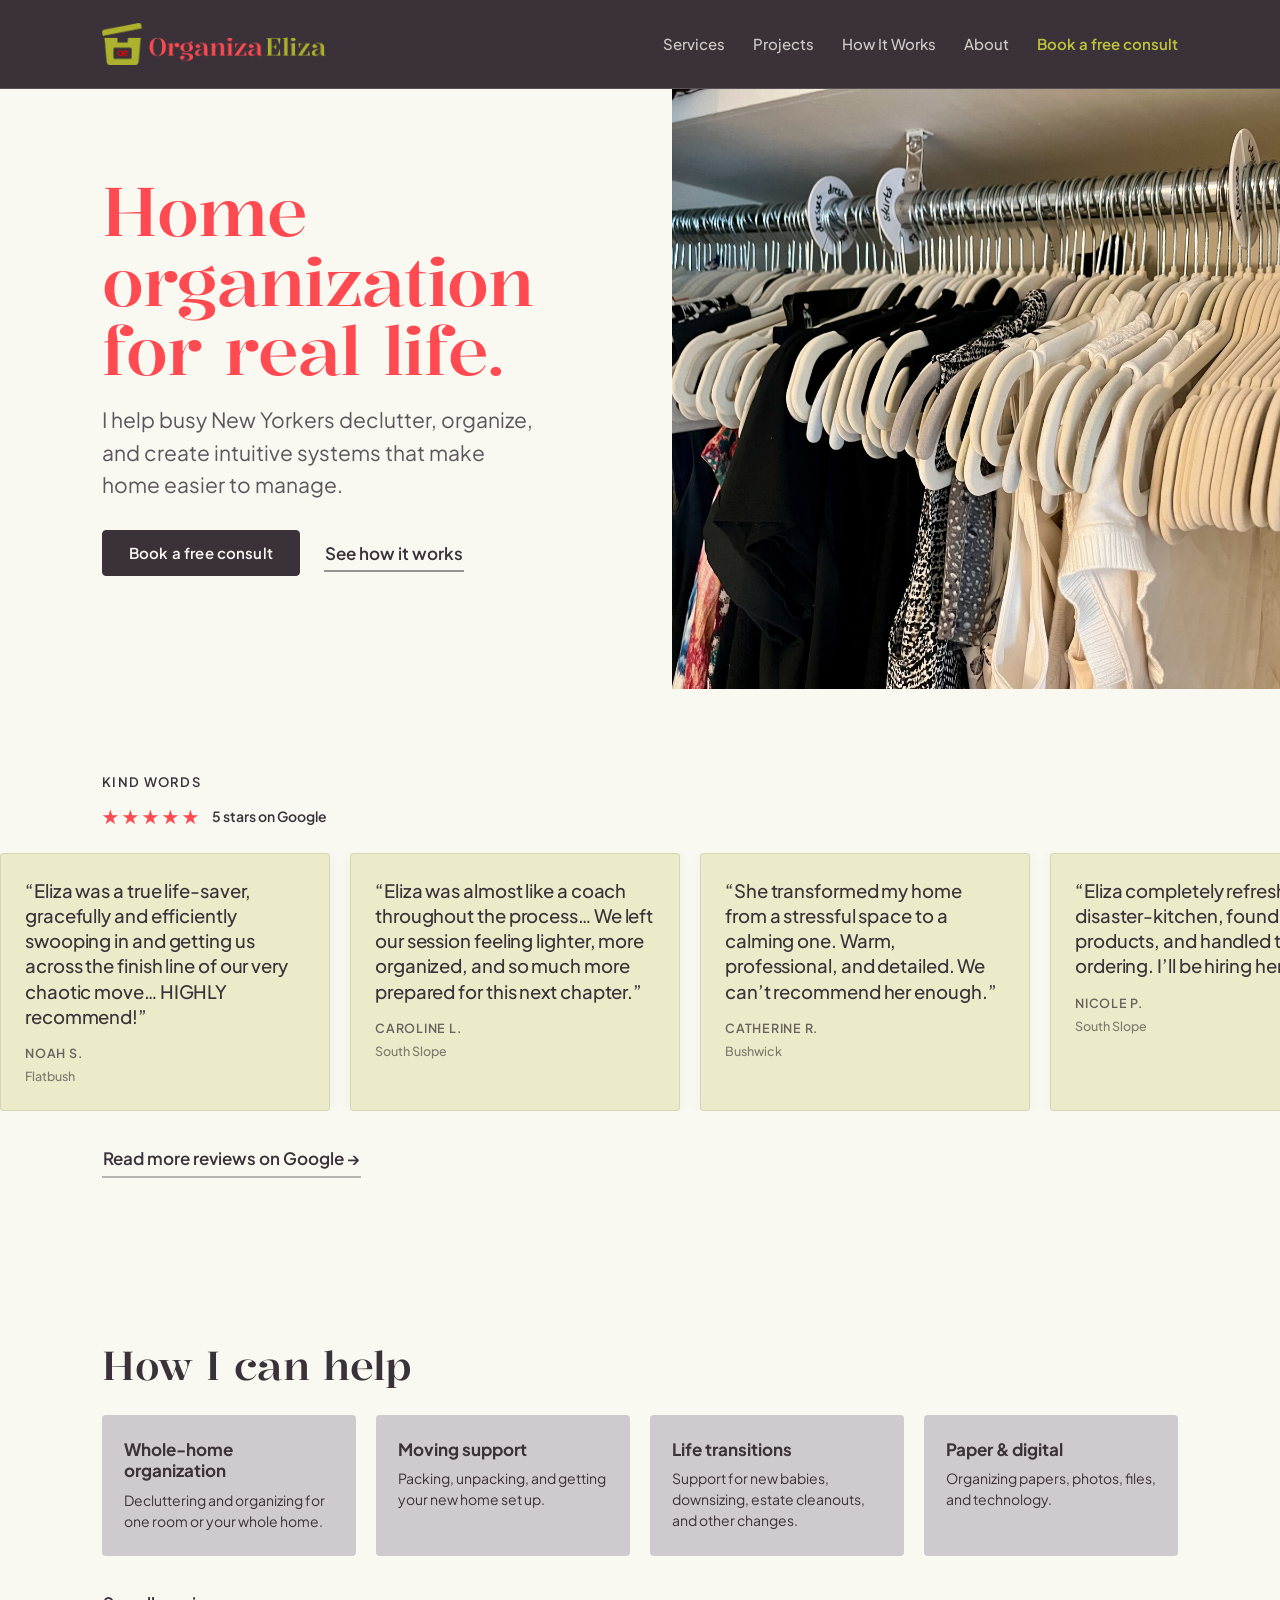
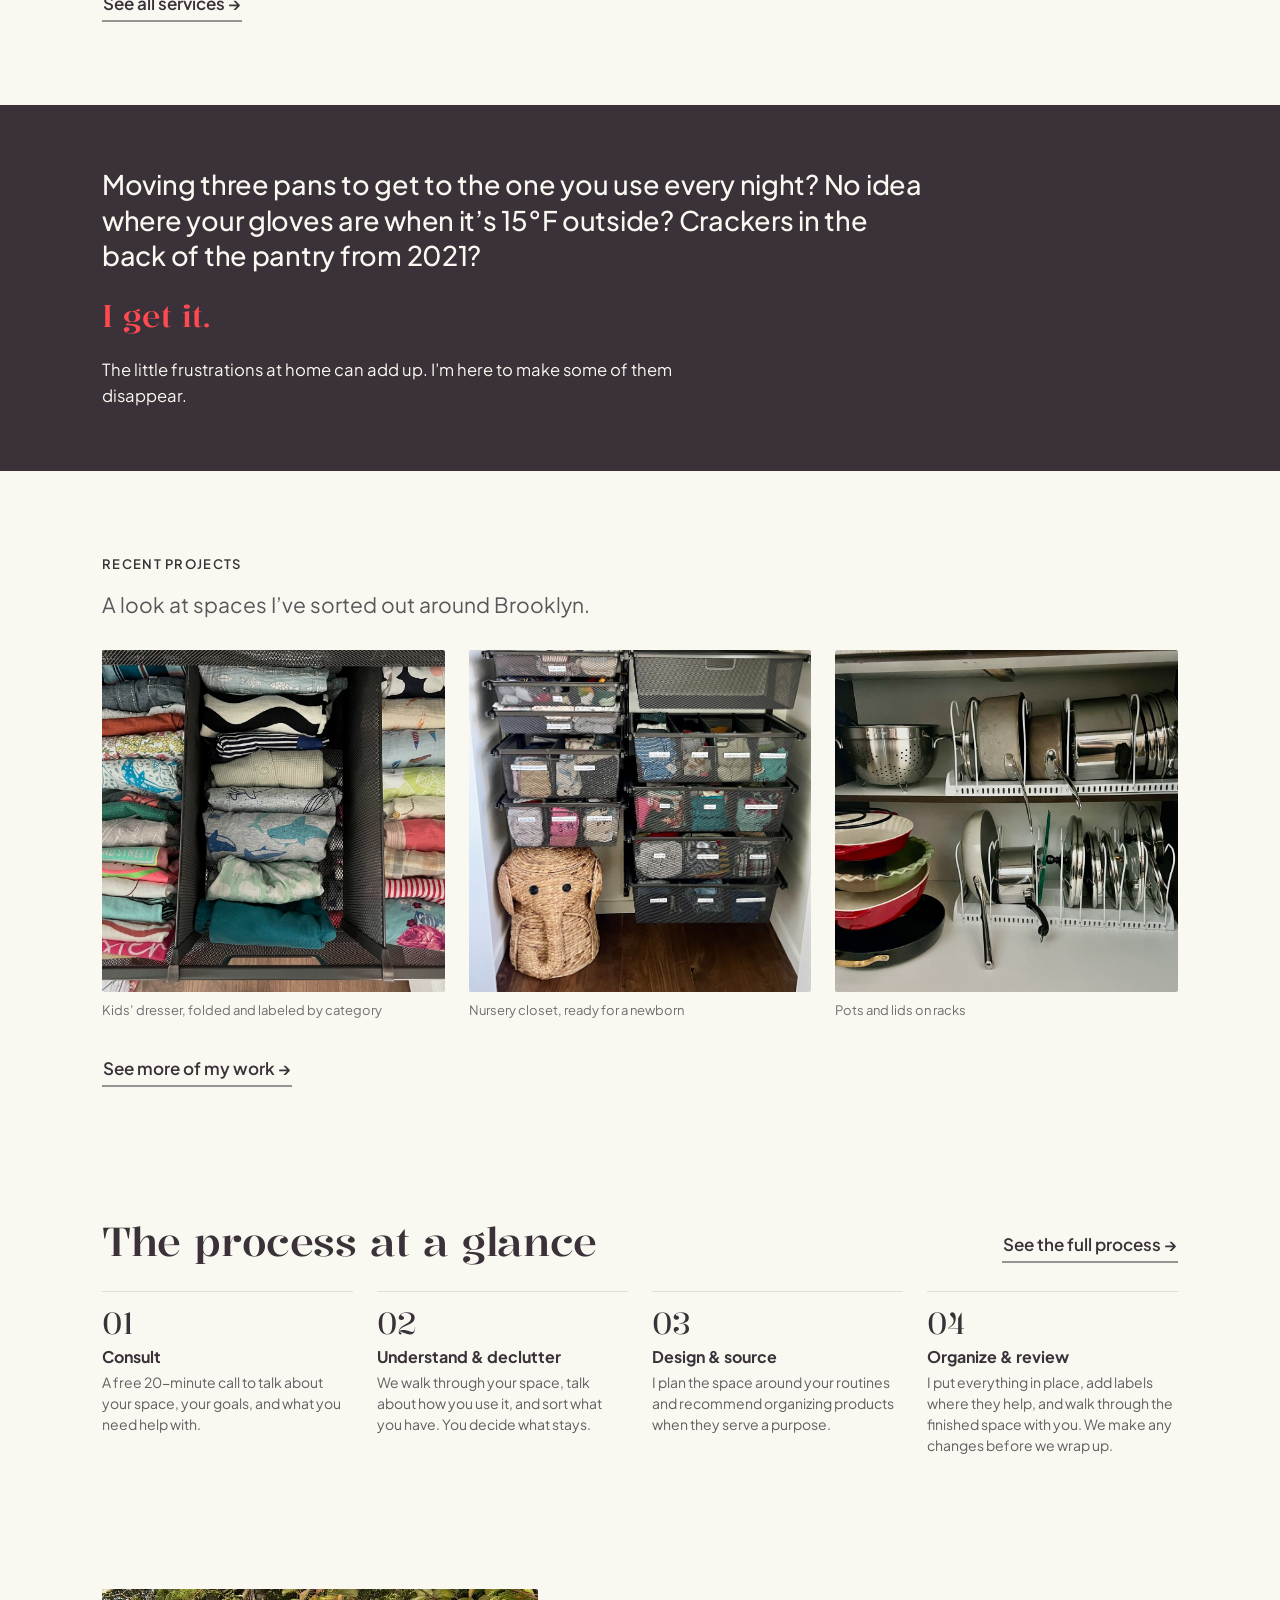
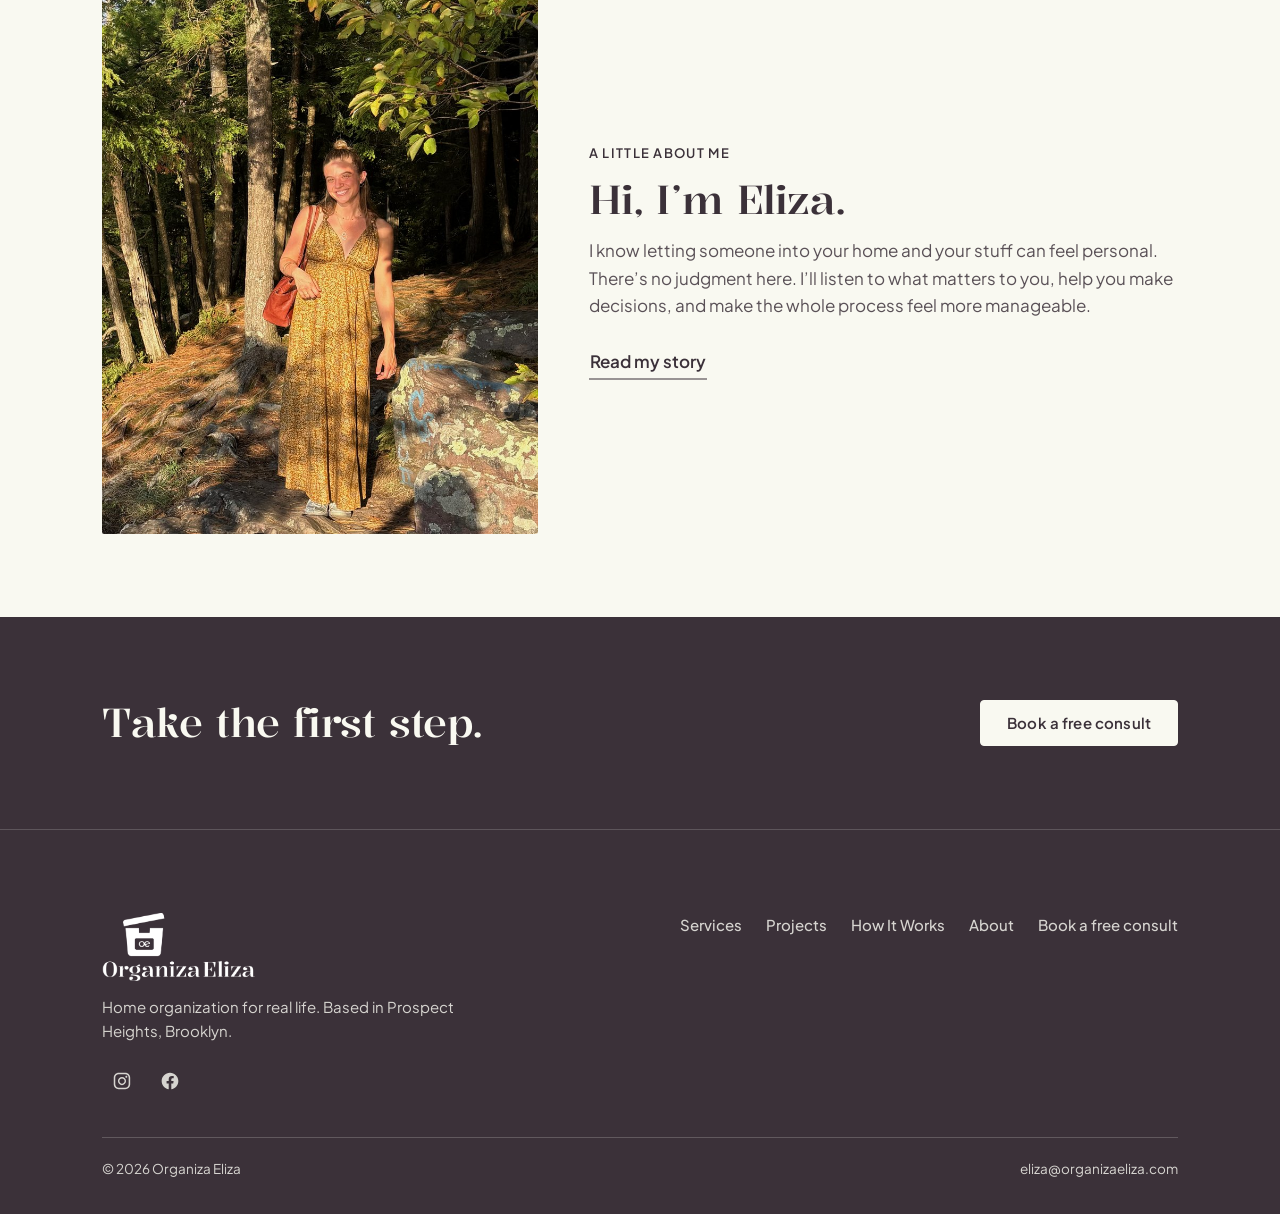
<file: index.html>
<!DOCTYPE html>
<html lang="en">
<head>
<meta charset="UTF-8">
<meta name="viewport" content="width=device-width, initial-scale=1.0">
<title>Organiza Eliza · Home organization for real life</title>
<meta name="description" content="Thoughtful home organizing in Brooklyn: whole-home projects, moves, and life transitions.">
<!-- link preview (Facebook, iMessage, WhatsApp, LinkedIn) -->
<meta property="og:type" content="website">
<meta property="og:site_name" content="Organiza Eliza">
<meta property="og:locale" content="en_US">
<meta property="og:url" content="https://organizaeliza.com/">
<meta property="og:title" content="Organiza Eliza · Home organization for real life">
<meta property="og:description" content="Thoughtful home organizing in Brooklyn: whole-home projects, moves, and life transitions.">
<meta property="og:image" content="https://organizaeliza.com/og-image.png">
<meta property="og:image:secure_url" content="https://organizaeliza.com/og-image.png">
<meta property="og:image:type" content="image/png">
<meta property="og:image:width" content="1200">
<meta property="og:image:height" content="630">
<meta property="og:image:alt" content="Organiza Eliza — home organization for real life">
<meta name="twitter:card" content="summary_large_image">
<meta name="twitter:title" content="Organiza Eliza · Home organization for real life">
<meta name="twitter:description" content="Thoughtful home organizing in Brooklyn: whole-home projects, moves, and life transitions.">
<meta name="twitter:image" content="https://organizaeliza.com/og-image.png">
<link rel="canonical" href="https://organizaeliza.com/">
<meta name="theme-color" content="#3b3139">
<link rel="icon" href="mark-color.png" type="image/png">
<link rel="preconnect" href="https://fonts.googleapis.com">
<link rel="preconnect" href="https://fonts.gstatic.com" crossorigin>
<link href="https://fonts.googleapis.com/css2?family=Kalnia:wght@100..700&family=Plus+Jakarta+Sans:wght@200..800&display=swap" rel="stylesheet">
<link rel="preload" as="image" href="hero.jpg" fetchpriority="high">
<style>
*,*::before,*::after{box-sizing:border-box;margin:0;padding:0}
:root{
  /* ---------- PALETTE (Aug 2026 rebrand) ---------- */
  --white:#fefefe;                    /* main page background */
  --cream:#f9f9f1;                    /* text-heavy section bg; light text on dark */
  --plum:#3b3139;                     /* PRIMARY dark: nav, footer, bands, headings, body */
  --plum-2:#2c242a;                   /* darker plum, hovers */
  --forest:#2f4739;                   /* alternate dark, available - unused by default */
  --red:#ff4a51; --red-text:#d63038;                      /* accent: underlines, .h1 display, emphasis */
  --pea:#bfc53a; --card-fill:#cfcace; --tcard-fill:#ebebc9;                      /* FILL ONLY - fails contrast as text on light */
  --ink:#3b3139;                      /* body text (same as plum) */
  --muted:rgba(59,49,57,0.70);        /* secondary text - 0.70 min to stay AA on white */
  --rule:rgba(59,49,57,0.14);
  --on-dark:#f9f9f1;                  /* text on plum/forest */
  --on-dark-soft:rgba(249,249,241,0.82);
  --slate:#6878A0;                    /* focus ring on light bg only - not a brand color */
  --nav-logo-h:clamp(32px,4.2vw,42px); --nav-bar-h:clamp(64px,7.5vw,88px); --footer-logo-h:clamp(56px,7vw,68px);
  /* type tokens */
  --font:'Plus Jakarta Sans','Helvetica Neue',Helvetica,Arial,sans-serif;
  --display:'Kalnia',Georgia,'Times New Roman',serif;
  --display-weight:500;
  /* grid + spacing */
  --maxw:1180px; --pad:clamp(26px,4.2vw,52px);
  --section:clamp(48px,6.5vw,88px); --measure:64ch;
  --edge:calc(max((100vw - 1180px)/2, 0px) + var(--pad));
  /* text-width hierarchy */
  --w-lede:740px; --w-body:660px; --w-pov:920px;
}
html{scroll-behavior:smooth;-webkit-text-size-adjust:100%}
body{background:var(--cream);color:var(--ink);font-family:var(--font);font-weight:400;
  font-size:17px;line-height:1.6;-webkit-font-smoothing:antialiased}
img{max-width:100%;display:block}
a{color:inherit;text-decoration:none}
h1,h2,h3,h4{font-family:var(--display);color:var(--plum);font-weight:500;line-height:1.1}
strong{font-weight:600}
em{font-style:italic}

.wrap{width:100%;max-width:var(--maxw);margin:0 auto;padding:0 var(--pad)}

/* type scale */
.h1{font-family:var(--display);font-weight:500;color:var(--red);
  font-size:clamp(42px,5.4vw,68px);line-height:1.02;letter-spacing:-0.015em;text-wrap:balance}
.h2{font-family:var(--display);font-weight:500;color:var(--plum);
  font-size:clamp(30px,3.4vw,40px);line-height:1.08;letter-spacing:-0.01em;text-wrap:balance}
.h3{font-family:var(--display);font-weight:500;color:var(--plum);
  font-size:clamp(20px,1.8vw,23px);line-height:1.25}
.lead{font-family:var(--font);font-size:clamp(18px,1.8vw,21px);line-height:1.55;color:rgba(59,49,57,0.82)}
.body{font-size:17px;line-height:1.62}
.small{font-size:13.5px}
.muted{color:var(--muted)}
.kicker{font-family:var(--font);font-weight:600;font-size:13px;letter-spacing:0.1em;
  text-transform:uppercase;color:var(--plum)}
p+p{margin-top:14px}

/* sections + bands */
.sec{padding:var(--section) 0}
.sec-tight{padding:calc(var(--section)*0.6) 0}
.page-head{padding:calc(var(--section)*0.85) 0 0}
.page-head .h1{max-width:18ch;margin-bottom:16px}
.page-head p{max-width:var(--w-lede);color:rgba(59,49,57,0.82);text-wrap:pretty}
.lead{text-wrap:pretty}
.band-sand{background:var(--cream);color:var(--ink)}
.band-olive{background:var(--plum);color:var(--on-dark)}
.band-olive :is(h1,h2,h3,h4,.h1,.h2,.h3){color:var(--on-dark)}
.band-olive .kicker{color:var(--cream)}
.band-olive .lead,.band-olive p{color:var(--on-dark-soft)}
.rule{height:1px;background:var(--rule);border:0}
.sec-head{display:flex;justify-content:space-between;align-items:flex-end;gap:20px;flex-wrap:wrap;margin-bottom:28px}
.more{margin-top:28px}

/* buttons - one system */
.btn{display:inline-flex;align-items:center;justify-content:center;gap:.5em;
  background:var(--plum);color:var(--cream);font-family:var(--font);font-weight:600;font-size:15px;
  line-height:1;min-height:46px;padding:0 26px;border:1px solid var(--plum);border-radius:4px;
  letter-spacing:.01em;cursor:pointer;transition:background .18s ease,border-color .18s ease}
.btn:hover{background:var(--plum-2);border-color:var(--plum-2)}
.band-olive .btn{background:var(--cream);color:var(--plum);border-color:var(--cream)}
.band-olive .btn:hover{background:var(--pea);border-color:var(--pea)}

/* secondary links - one clear treatment */
.textlink,.arrow{display:inline-flex;align-items:center;gap:.4em;font-family:var(--font);font-weight:600;
  color:var(--plum);padding:6px 1px 3px;border-bottom:2px solid rgba(59,49,57,0.5);
  transition:border-color .18s ease,gap .18s ease}
.textlink:hover,.arrow:hover{border-bottom-color:var(--plum)}
.arrow:hover{gap:.62em}
.band-olive .textlink,.band-olive .arrow{color:var(--cream);border-bottom-color:rgba(249,249,241,0.65)}
.band-olive .textlink:hover,.band-olive .arrow:hover{border-bottom-color:var(--cream)}

/* focus states (not color-only) */
a:focus-visible,button:focus-visible,summary:focus-visible,.btn:focus-visible{
  outline:2px solid var(--slate);outline-offset:2px;border-radius:2px}
.site-header a:focus-visible,.site-header button:focus-visible{outline-color:var(--cream)}

/* header / nav */
.site-header{position:sticky;top:0;z-index:60;background:var(--plum);
  border-bottom:1px solid rgba(249,249,241,0.16);
  transition:box-shadow .25s ease,background-color .25s ease,border-color .25s ease}
.site-header.scrolled{background:var(--plum);border-bottom-color:rgba(249,249,241,0.24);
  box-shadow:0 1px 12px rgba(20,16,19,0.28)}
.nav-in{display:flex;align-items:center;justify-content:space-between;gap:20px;
  min-height:max(var(--nav-bar-h), calc(var(--nav-logo-h) + 20px));padding:10px var(--pad)}
.brand{display:flex;align-items:center;gap:11px}
.emark{display:block}
.brand .emark{height:24px;width:auto}
.brand .logo-lockup{display:block;height:var(--nav-logo-h);width:auto}
.brand-name{font-family:var(--font);font-weight:600;font-size:16px;letter-spacing:.01em;color:var(--ink)}
.nav{display:flex;align-items:center;gap:28px}
.nav a{font-family:var(--font);font-weight:500;font-size:15px;color:rgba(249,249,241,0.78);
  position:relative;padding:6px 0}
.nav a:hover{color:var(--cream)}
.nav a[aria-current="page"]{color:var(--cream)}
.nav a[aria-current="page"]::after{content:"";position:absolute;left:0;right:0;bottom:-2px;height:2px;background:var(--red)}
.nav .book{color:var(--pea);font-weight:600}
.nav .book:hover{text-decoration:underline;text-underline-offset:3px}
.nav-toggle{display:none;background:none;border:0;font-size:24px;line-height:1;color:var(--cream);
  cursor:pointer;width:44px;height:44px;align-items:center;justify-content:center}

/* footer */
.site-footer{background:var(--plum);color:var(--on-dark);padding:var(--section) 0 34px;
  border-top:1px solid rgba(249,249,241,0.18)}
.foot-top{display:flex;justify-content:space-between;gap:32px;flex-wrap:wrap;align-items:flex-start}
.foot-brand{display:flex;align-items:center;gap:12px}
.foot-brand .foot-logo{display:block;height:var(--footer-logo-h);width:auto}
.foot-brand .brand-name{color:var(--on-dark);font-size:18px}
.foot-tag{margin-top:14px;color:var(--on-dark-soft);font-size:15px;max-width:34ch}
.foot-links{display:flex;flex-wrap:wrap;gap:8px 24px}
.foot-links a{color:var(--on-dark-soft);font-size:15px;font-weight:500}
.foot-links a:hover{color:var(--white)}
/* social icons - inline SVG so fill:currentColor adapts to light and dark backgrounds */
.social{display:flex;align-items:center;gap:8px;list-style:none;margin:0;padding:0}
.social a{display:inline-flex;align-items:center;justify-content:center;width:40px;height:40px;
  border-radius:999px;color:var(--plum);transition:color .18s ease,background-color .18s ease}
.social a:hover{color:var(--red);background:rgba(59,49,57,0.07)}
.social svg{display:block;width:20px;height:20px}
.social .ig svg{width:22px;height:22px}
.site-footer .social{margin-top:18px}
.site-footer .social a{color:var(--on-dark-soft)}
.site-footer .social a:hover{color:var(--white);background:rgba(249,249,241,0.12)}
.about-contact{margin-top:18px;font-size:15px;color:var(--muted)}
.about-contact a{color:var(--plum);font-weight:600;border-bottom:2px solid rgba(59,49,57,0.35)}
.about-contact a:hover{border-bottom-color:var(--red-text);color:var(--red-text)}
.foot-bottom{display:flex;justify-content:space-between;gap:16px;flex-wrap:wrap;margin-top:36px;padding-top:20px;
  border-top:1px solid rgba(249,249,241,0.2);font-size:13.5px;color:var(--on-dark-soft)}

/* ---- hero (full-bleed image) ---- */
.hero{display:grid;grid-template-columns:1.05fr 0.95fr;align-items:stretch;gap:0}
.hero-copy{align-self:center;max-width:calc(490px + var(--edge));padding:clamp(44px,6vw,84px) clamp(28px,4vw,56px) clamp(44px,6vw,84px) var(--edge)}
.hero-copy .h1{margin-bottom:20px}
.hero-copy .lead{margin-bottom:28px;max-width:34ch}
.hero-actions{display:flex;align-items:center;gap:24px;flex-wrap:wrap;margin-bottom:26px}
.hero-media{position:relative;min-height:clamp(420px,50vw,600px);margin:0}
.hero-media img{position:absolute;inset:0;width:100%;height:100%;object-fit:cover;border-radius:0}
.hero-util{font-size:13.5px;color:var(--muted);letter-spacing:.01em}

/* ---- home services cards ---- */
.cards4{display:grid;grid-template-columns:repeat(4,1fr);gap:20px}
.cards4 .card{background:var(--card-fill);border-radius:4px;padding:24px 22px}
.cards4 .card h3{color:var(--ink);font-family:var(--font);font-weight:700;font-size:17px;line-height:1.25;margin-bottom:8px}
.cards4 .card p{font-size:14px;line-height:1.5;color:var(--ink)}
@media(max-width:820px){.cards4{grid-template-columns:1fr 1fr}}
@media(max-width:520px){.cards4{grid-template-columns:1fr}}

/* ---- POV ---- */
.pov-sec{padding:clamp(40px,5vw,62px) 0}
.pov-statement{font-family:var(--font);font-weight:500;color:var(--cream);
  font-size:clamp(20px,2.2vw,27px);line-height:1.32;letter-spacing:-0.01em;max-width:820px}
.pov-accent{font-family:var(--display);font-weight:500;color:var(--red);
  font-size:clamp(23px,2.5vw,31px);line-height:1.15;letter-spacing:-0.01em;margin:clamp(15px,2vw,24px) 0}
.pov-body{margin-top:0;max-width:640px;color:var(--cream);font-size:clamp(15px,1.3vw,17px);line-height:1.55}
.band-olive .pov-statement,.band-olive .pov-body{color:var(--cream)}
.band-olive .pov-accent{color:var(--red)}
@media(max-width:640px){.pov-sec{padding:clamp(40px,10vw,52px) 0}}

/* ---- recent projects grid ---- */
.pgrid{display:grid;grid-template-columns:repeat(3,1fr);gap:24px}
.pgrid figure{margin:0}
.pgrid img{width:100%;aspect-ratio:1/1;object-fit:cover;border-radius:2px}
.pgrid figcaption{font-size:13px;color:var(--muted);margin-top:8px}
@media(max-width:560px){.pgrid{grid-template-columns:1fr;gap:16px}}

/* ---- process preview (thin rules, no cards) ---- */
.phases{display:grid;grid-template-columns:repeat(4,1fr);gap:24px}
.phase{border-top:1px solid var(--rule);padding-top:16px}
.phase .pnum{font-family:var(--display);font-size:30px;color:var(--plum);line-height:1;display:block;margin-bottom:10px}
.phase h3{font-family:var(--font);font-size:16px;font-weight:700;color:var(--ink);margin-bottom:6px}
.phase p{font-size:14px;color:rgba(59,49,57,0.78);line-height:1.5}
@media(max-width:820px){.phases{grid-template-columns:1fr 1fr;gap:28px}}
@media(max-width:520px){.phases{grid-template-columns:1fr}}

/* ---- about teaser (home) ---- */
.about-t{display:grid;grid-template-columns:0.85fr 1.15fr;gap:clamp(28px,4vw,52px);align-items:center}
.about-t .portrait img{width:100%;aspect-ratio:4/5;object-fit:cover;border-radius:2px}
@media(max-width:720px){.about-t{grid-template-columns:1fr;gap:24px}}

/* ---- testimonial marquee (float-by, hover/focus to pause) ---- */
.marquee{overflow:hidden;margin-top:22px}
.marquee-track{display:flex;width:max-content;animation:marquee 78s linear infinite;will-change:transform}
.marquee:hover .marquee-track,.marquee:focus-within .marquee-track,.marquee:focus .marquee-track{animation-play-state:paused}
@keyframes marquee{from{transform:translateX(0)}to{transform:translateX(-50%)}}
.tcard{flex:0 0 330px;width:330px;margin-right:20px;background:var(--tcard-fill);border:1px solid rgba(59,49,57,0.08);border-radius:4px;padding:24px}
.tcard blockquote{font-family:var(--font);font-weight:500;color:var(--ink);font-size:18.5px;line-height:1.36;letter-spacing:-0.005em}
.tcard .who{margin-top:14px;font-family:var(--font);font-size:12.5px;font-weight:600;letter-spacing:.06em;text-transform:uppercase;color:rgba(59,49,57,0.74)}
.tcard .where{display:block;margin-top:3px;font-weight:500;font-size:12.5px;letter-spacing:0;text-transform:none;color:rgba(59,49,57,0.62)}
.marquee:focus-visible{outline:2px solid var(--slate);outline-offset:2px}
@media (prefers-reduced-motion: reduce){.marquee{overflow-x:auto}.marquee-track{animation:none}}

/* ---- CTA finale ---- */
.finale{display:grid;grid-template-columns:1.2fr auto;gap:28px;align-items:center}
.finale .h2{margin:0;max-width:20ch}
.finale-side{justify-self:end}
@media(max-width:640px){.finale{grid-template-columns:1fr;gap:22px}.finale-side{justify-self:start}}

/* ---- how it works: one unified process (phase rows, thin rules, no cards, no step numbers) ---- */
.process{margin-top:8px}
.phase-row{display:grid;grid-template-columns:210px 1fr;gap:clamp(24px,4vw,60px);
  padding:clamp(30px,3.6vw,46px) 0;border-top:1px solid var(--rule)}
.phase-row:first-child{border-top:0;padding-top:clamp(4px,1vw,10px)}
.phase-n{display:block;font-family:var(--font);font-weight:600;font-size:12.5px;
  letter-spacing:.1em;text-transform:uppercase;color:var(--plum);margin-bottom:8px}
.phase-title{display:block;font-family:var(--display);font-weight:500;color:var(--plum);
  font-size:clamp(21px,1.9vw,25px);line-height:1.12;letter-spacing:-0.01em;text-wrap:balance}
.phase-steps{display:grid;grid-template-columns:1fr;gap:clamp(24px,3vw,38px);align-items:start}
.phase-steps.two{grid-template-columns:1fr 1fr;gap:clamp(24px,3vw,38px)}
.pstep h3{font-family:var(--font);font-size:19px;font-weight:700;color:var(--ink);margin-bottom:4px;line-height:1.28}
.pstep .sub{font-size:12.5px;font-weight:600;letter-spacing:.06em;text-transform:uppercase;color:var(--plum);margin:2px 0 12px}
.pstep p{color:rgba(59,49,57,0.82);font-size:16px;line-height:1.6;max-width:60ch;text-wrap:pretty}
.pstep p+p{margin-top:12px}
.pstep ul{margin:12px 0 0;padding:0}
.pstep ul li{list-style:none;padding:3px 0 3px 18px;position:relative;font-size:15.5px}
.pstep ul li::before{content:"";position:absolute;left:0;top:14px;width:8px;height:2px;background:var(--plum)}
@media(max-width:760px){
  .phase-row{grid-template-columns:1fr;gap:16px;padding:clamp(26px,7vw,34px) 0}
  .phase-steps.two{grid-template-columns:1fr;gap:26px}
}

/* ---- FAQ accordion ---- */
.faq{max-width:760px}
.faq details{border-top:1px solid var(--rule)}
.faq details:last-of-type{border-bottom:1px solid var(--rule)}
.faq summary{list-style:none;cursor:pointer;padding:20px 0;font-family:var(--font);font-weight:600;font-size:18px;
  color:var(--ink);display:flex;justify-content:space-between;align-items:center;gap:20px}
.faq summary::-webkit-details-marker{display:none}
.faq summary .pm{color:var(--plum);font-weight:400;font-size:24px;line-height:1;flex:0 0 auto;transition:transform .18s}
.faq details[open] summary .pm{transform:rotate(45deg)}
.faq .ans{color:rgba(59,49,57,0.82);padding:0 0 20px;max-width:64ch}
.faq .ans p+p{margin-top:12px}

/* ---- services page cards ---- */
.svc-cards{display:grid;grid-template-columns:1fr 1fr;gap:22px;align-items:start}
.scard{background:var(--card-fill);border-radius:4px;padding:clamp(24px,3vw,34px)}
.scard .scard-title{font-family:var(--display);color:var(--plum);font-weight:500;
  font-size:clamp(22px,2.2vw,26px);line-height:1.15;margin-bottom:10px}
.scard p{color:var(--ink);font-size:16px;line-height:1.55}
.roomcols{columns:2;column-gap:30px;margin-top:16px}
.roomcols li{list-style:none;font-size:15px;line-height:1.5;padding:3px 0 3px 16px;position:relative;break-inside:avoid;color:var(--ink)}
.roomcols li::before{content:"";position:absolute;left:0;top:13px;width:7px;height:2px;background:var(--plum)}
.rate-note{margin-top:36px;max-width:64ch;padding-top:22px;border-top:1px solid var(--rule);
  font-size:15px;line-height:1.6;color:var(--muted)}
.figure-wide{margin:0}
.figure-wide img{width:100%;aspect-ratio:16/9;object-fit:cover;border-radius:2px}
.figure-wide figcaption{font-size:13px;color:var(--muted);margin-top:8px}
@media(max-width:720px){.svc-cards{grid-template-columns:1fr}}

/* ---- about page (full-bleed portrait) ---- */
.about-hero{display:grid;grid-template-columns:1.05fr 0.95fr;align-items:center;gap:clamp(28px,4vw,52px);
  max-width:var(--maxw);margin:0 auto;padding:0 var(--pad)}
.about-hero .copy{align-self:center;max-width:520px;padding:clamp(36px,6vw,68px) 0}
.about-hero .pic{position:relative;min-height:0;aspect-ratio:4/5;border-radius:3px;overflow:hidden;margin:0;background:var(--cream)}
.about-hero .pic img{position:absolute;inset:0;width:100%;height:100%;object-fit:cover;object-position:center}
.story{max-width:var(--w-body)}
.story p{font-size:18px;line-height:1.72;color:rgba(59,49,57,0.86);text-wrap:pretty}
.story p+p{margin-top:18px}
.story .lede{font-size:20px;color:var(--ink)}
.story .pull{font-family:var(--display);font-weight:500;color:var(--plum);
  font-size:clamp(25px,3.2vw,36px);line-height:1.18;letter-spacing:-0.01em;margin:34px 0;max-width:22ch}
@media(max-width:760px){.about-hero{grid-template-columns:1fr;gap:22px}.about-hero .copy{order:1;padding:clamp(28px,7vw,44px) 0 0}.about-hero .pic{order:2;aspect-ratio:4/5;width:100%;max-width:440px;margin:0 auto}}

/* ---- gallery masonry + lightbox ---- */
.masonry{columns:3;column-gap:20px}
.masonry figure{margin:0 0 20px;break-inside:avoid}
.masonry .lb{display:block;width:100%;border:0;padding:0;margin:0;background:none;cursor:zoom-in;border-radius:2px;overflow:hidden}
.masonry img{width:100%;display:block;border-radius:2px}
.masonry figcaption{font-size:13px;color:var(--muted);margin-top:7px}
@media(max-width:900px){.masonry{columns:2}}
@media(max-width:560px){.masonry{columns:1}}
.lightbox{position:fixed;inset:0;z-index:100;background:rgba(28,23,27,0.92);
  display:none;align-items:center;justify-content:center;padding:clamp(16px,4vw,48px)}
.lightbox[open],.lightbox.is-open{display:flex}
.lightbox figure{margin:0;max-width:min(1000px,92vw);max-height:90vh;display:flex;flex-direction:column;gap:10px}
.lightbox img{max-width:100%;max-height:82vh;object-fit:contain;border-radius:2px}
.lightbox figcaption{color:var(--on-dark-soft);font-size:14px;text-align:center}
.lb-close{position:absolute;top:16px;right:18px;width:44px;height:44px;border-radius:999px;border:1px solid rgba(254,254,254,0.4);
  background:transparent;color:var(--white);font-size:22px;cursor:pointer;display:flex;align-items:center;justify-content:center}
.lb-close:hover{background:rgba(254,254,254,0.12)}

/* ---- booking ---- */
.book-wrap{display:grid;grid-template-columns:0.8fr 1.2fr;gap:clamp(28px,4vw,48px);align-items:start}
.book-expect ul{margin-top:18px;padding:0}
.book-expect li{list-style:none;padding:8px 0 8px 20px;position:relative;color:rgba(59,49,57,0.82)}
.book-expect li::before{content:"";position:absolute;left:0;top:19px;width:9px;height:2px;background:var(--plum)}
.cal{border:1px solid var(--rule);background:var(--white);padding:6px;border-radius:4px}
.cal iframe{width:100%;min-height:660px;border:0;display:block}
@media(max-width:820px){.book-wrap{grid-template-columns:1fr;gap:26px}}

/* ---- mobile nav ---- */
@media(max-width:860px){
  .nav-toggle{display:inline-flex}
  .nav{position:absolute;top:100%;left:0;right:0;background:var(--plum);border-bottom:1px solid rgba(249,249,241,0.18);
    flex-direction:column;align-items:flex-start;gap:0;padding:8px var(--pad) 18px;display:none}
  .nav.open{display:flex}
  .nav a{padding:13px 0;width:100%;font-size:16px}
  .nav a[aria-current="page"]::after{display:none}
  .hero{grid-template-columns:1fr}
  .hero-copy{order:1;padding:clamp(40px,8vw,56px) var(--pad) 8px}
  .hero-media{order:2;min-height:clamp(300px,70vw,420px)}
}

/* ---- reduced motion ---- */
@media (prefers-reduced-motion: reduce){
  html{scroll-behavior:auto}
  *,*::before,*::after{animation-duration:0.01ms!important;transition-duration:0.01ms!important}
}
</style>
<style>.testi-whisper{background:var(--cream)}.testi-whisper .tcard{border-color:rgba(59,49,57,0.12);box-shadow:0 1px 14px rgba(59,49,57,0.05)}</style><style>.about-warm{background:var(--cream)}</style>
<!-- theme tokens: loaded last so it overrides the inline fallback above -->
<link rel="stylesheet" href="theme.css">
    <!-- structured data -->
  <script type="application/ld+json">
{
  "@context": "https://schema.org",
  "@type": "LocalBusiness",
  "@id": "https://organizaeliza.com/#business",
  "name": "Organiza Eliza",
  "legalName": "Eliza Filler d/b/a Organiza Eliza",
  "alternateName": "Organiza Eliza Home Organizing",
  "description": "Professional home organizing in Brooklyn and Manhattan. Whole-home decluttering, closet and pantry systems, moving support, and organizing through life transitions.",
  "url": "https://organizaeliza.com/",
  "logo": "https://organizaeliza.com/logo-color-horiz-web.png",
  "image": "https://organizaeliza.com/og-image.png",
  "email": "eliza@organizaeliza.com",
  "priceRange": "$$",
  "currenciesAccepted": "USD",
  "knowsLanguage": "en-US",
  "address": {
    "@type": "PostalAddress",
    "addressLocality": "Brooklyn",
    "addressRegion": "NY",
    "addressCountry": "US"
  },
  "founder": {
    "@type": "Person",
    "name": "Eliza Filler",
    "jobTitle": "Professional Home Organizer"
  },
  "areaServed": [
    {
      "@type": "AdministrativeArea",
      "name": "Brooklyn, New York"
    },
    {
      "@type": "AdministrativeArea",
      "name": "Manhattan, New York"
    },
    {
      "@type": "Place",
      "name": "Brooklyn Heights, Brooklyn, NY"
    },
    {
      "@type": "Place",
      "name": "DUMBO, Brooklyn, NY"
    },
    {
      "@type": "Place",
      "name": "Cobble Hill, Brooklyn, NY"
    },
    {
      "@type": "Place",
      "name": "Carroll Gardens, Brooklyn, NY"
    },
    {
      "@type": "Place",
      "name": "Boerum Hill, Brooklyn, NY"
    },
    {
      "@type": "Place",
      "name": "Park Slope, Brooklyn, NY"
    },
    {
      "@type": "Place",
      "name": "South Slope, Brooklyn, NY"
    },
    {
      "@type": "Place",
      "name": "Greenwood Heights, Brooklyn, NY"
    },
    {
      "@type": "Place",
      "name": "Prospect Heights, Brooklyn, NY"
    },
    {
      "@type": "Place",
      "name": "Fort Greene, Brooklyn, NY"
    },
    {
      "@type": "Place",
      "name": "Clinton Hill, Brooklyn, NY"
    },
    {
      "@type": "Place",
      "name": "Vinegar Hill, Brooklyn, NY"
    },
    {
      "@type": "Place",
      "name": "Downtown Brooklyn, Brooklyn, NY"
    },
    {
      "@type": "Place",
      "name": "Gowanus, Brooklyn, NY"
    },
    {
      "@type": "Place",
      "name": "Columbia Street Waterfront, Brooklyn, NY"
    },
    {
      "@type": "Place",
      "name": "Windsor Terrace, Brooklyn, NY"
    },
    {
      "@type": "Place",
      "name": "Ditmas Park, Brooklyn, NY"
    },
    {
      "@type": "Place",
      "name": "Prospect Park South, Brooklyn, NY"
    },
    {
      "@type": "Place",
      "name": "Williamsburg, Brooklyn, NY"
    },
    {
      "@type": "Place",
      "name": "Greenpoint, Brooklyn, NY"
    },
    {
      "@type": "Place",
      "name": "Tribeca, Manhattan, NY"
    },
    {
      "@type": "Place",
      "name": "SoHo, Manhattan, NY"
    },
    {
      "@type": "Place",
      "name": "West Village, Manhattan, NY"
    },
    {
      "@type": "Place",
      "name": "Greenwich Village, Manhattan, NY"
    },
    {
      "@type": "Place",
      "name": "Battery Park City, Manhattan, NY"
    },
    {
      "@type": "Place",
      "name": "Financial District, Manhattan, NY"
    },
    {
      "@type": "Place",
      "name": "Gramercy Park, Manhattan, NY"
    },
    {
      "@type": "Place",
      "name": "Flatiron, Manhattan, NY"
    },
    {
      "@type": "Place",
      "name": "Chelsea, Manhattan, NY"
    },
    {
      "@type": "Place",
      "name": "NoHo, Manhattan, NY"
    },
    {
      "@type": "Place",
      "name": "NoLIta, Manhattan, NY"
    },
    {
      "@type": "Place",
      "name": "Union Square, Manhattan, NY"
    },
    {
      "@type": "Place",
      "name": "Murray Hill, Manhattan, NY"
    },
    {
      "@type": "Place",
      "name": "Turtle Bay, Manhattan, NY"
    },
    {
      "@type": "Place",
      "name": "Midtown East, Manhattan, NY"
    },
    {
      "@type": "Place",
      "name": "Hudson Yards, Manhattan, NY"
    },
    {
      "@type": "Place",
      "name": "Kips Bay, Manhattan, NY"
    }
  ],
  "serviceType": [
    "Home organizing",
    "Professional organizer",
    "Decluttering service",
    "Closet organization",
    "Pantry organization",
    "Kitchen organization",
    "Nursery organization",
    "Playroom organization",
    "Home office organization",
    "Basement and garage organization",
    "Move-in organizing",
    "Unpacking service",
    "Estate cleanout",
    "Downsizing assistance",
    "Paper organization",
    "Photo organization"
  ],
  "hasOfferCatalog": {
    "@type": "OfferCatalog",
    "name": "Home organizing services",
    "itemListElement": [
      {
        "@type": "Offer",
        "itemOffered": {
          "@type": "Service",
          "name": "Whole-home organization",
          "description": "Decluttering, organizing and simple systems for every room — kitchens, pantries, closets, nurseries, playrooms, home offices, basements and garages.",
          "provider": {
            "@id": "https://organizaeliza.com/#business"
          },
          "areaServed": [
            {
              "@type": "AdministrativeArea",
              "name": "Brooklyn, New York"
            },
            {
              "@type": "AdministrativeArea",
              "name": "Manhattan, New York"
            }
          ]
        }
      },
      {
        "@type": "Offer",
        "itemOffered": {
          "@type": "Service",
          "name": "Moving support",
          "description": "Packing before a move, then unpacking and setting up the new home from day one.",
          "provider": {
            "@id": "https://organizaeliza.com/#business"
          },
          "areaServed": [
            {
              "@type": "AdministrativeArea",
              "name": "Brooklyn, New York"
            },
            {
              "@type": "AdministrativeArea",
              "name": "Manhattan, New York"
            }
          ]
        }
      },
      {
        "@type": "Offer",
        "itemOffered": {
          "@type": "Service",
          "name": "Estate cleanouts",
          "description": "Sorting and clearing a home after a death or a move to care, at the pace the family needs.",
          "provider": {
            "@id": "https://organizaeliza.com/#business"
          },
          "areaServed": [
            {
              "@type": "AdministrativeArea",
              "name": "Brooklyn, New York"
            },
            {
              "@type": "AdministrativeArea",
              "name": "Manhattan, New York"
            }
          ]
        }
      },
      {
        "@type": "Offer",
        "itemOffered": {
          "@type": "Service",
          "name": "Downsizing and life transitions",
          "description": "Preparing for a new baby, downsizing to a smaller home, or reorganizing after a change in the household.",
          "provider": {
            "@id": "https://organizaeliza.com/#business"
          },
          "areaServed": [
            {
              "@type": "AdministrativeArea",
              "name": "Brooklyn, New York"
            },
            {
              "@type": "AdministrativeArea",
              "name": "Manhattan, New York"
            }
          ]
        }
      },
      {
        "@type": "Offer",
        "itemOffered": {
          "@type": "Service",
          "name": "Paper and digital organization",
          "description": "Paper filing, photos, videos, documents and digital files.",
          "provider": {
            "@id": "https://organizaeliza.com/#business"
          },
          "areaServed": [
            {
              "@type": "AdministrativeArea",
              "name": "Brooklyn, New York"
            },
            {
              "@type": "AdministrativeArea",
              "name": "Manhattan, New York"
            }
          ]
        }
      }
    ]
  },
  "sameAs": [
    "https://www.instagram.com/organiza.eliza/",
    "https://www.facebook.com/profile.php?id=61586166171385"
  ]
}
</script>
  <!-- /structured data -->
</head>
<body><header class="site-header">
  <div class="wrap nav-in">
    <a href="index.html" class="brand" aria-label="Organiza Eliza, home"><img class="logo-lockup" src="logo-color-horiz-web.png" width="3824" height="717" alt="" loading="eager"></a>
    <button class="nav-toggle" id="navToggle" aria-label="Menu" aria-expanded="false" aria-controls="navMenu">&#9776;</button>
    <nav class="nav" id="navMenu" aria-label="Primary"><a href="services.html">Services</a><a href="gallery.html">Projects</a><a href="how-it-works.html">How It Works</a><a href="about.html">About</a><a href="schedule.html" class="book">Book a free consult</a></nav>
  </div>
</header><main>
<!-- HERO -->
<section class="hero">
  <div class="hero-copy">
    <h1 class="h1">Home organization for real life.</h1>
    <p class="lead">I help busy New Yorkers declutter, organize, and create intuitive systems that make home easier to manage.</p>
    <div class="hero-actions">
      <a class="btn" href="schedule.html">Book a free consult</a>
      <a class="textlink" href="how-it-works.html">See how it works</a>
    </div>
  </div>
  <figure class="hero-media">
    <img src="hero.jpg" alt="A neatly organized closet of clothing on matching hangers with labeled dividers" fetchpriority="high" decoding="async">
  </figure>
</section>

<!-- TESTIMONIALS -->
<section class="sec testi-whisper">
  <div class="wrap"><p class="kicker" style="color:var(--plum);margin-bottom:8px">Kind words</p><p style="margin:0 0 4px;display:flex;align-items:center;gap:10px;font-size:14px"><span style="color:var(--red);font-size:19px;letter-spacing:3px" aria-hidden="true">&#9733;&#9733;&#9733;&#9733;&#9733;</span><span style="font-weight:600;color:var(--plum)">5 stars on Google</span></p></div>
  <div class="marquee" tabindex="0" role="group" aria-label="What clients say. Scrolls automatically; hover or focus to pause.">
    <div class="marquee-track" aria-hidden="false"><figure class="tcard"><blockquote>&ldquo;Eliza was a true life-saver, gracefully and efficiently swooping in and getting us across the finish line of our very chaotic move&hellip; HIGHLY recommend!&rdquo;</blockquote><figcaption class="who">Noah S.<span class="where">Flatbush</span></figcaption></figure><figure class="tcard"><blockquote>&ldquo;Eliza was almost like a coach throughout the process&hellip; We left our session feeling lighter, more organized, and so much more prepared for this next chapter.&rdquo;</blockquote><figcaption class="who">Caroline L.<span class="where">South Slope</span></figcaption></figure><figure class="tcard"><blockquote>&ldquo;She transformed my home from a stressful space to a calming one. Warm, professional, and detailed. We can&rsquo;t recommend her enough.&rdquo;</blockquote><figcaption class="who">Catherine R.<span class="where">Bushwick</span></figcaption></figure><figure class="tcard"><blockquote>&ldquo;Eliza completely refreshed my disaster-kitchen, found the best products, and handled the ordering. I&rsquo;ll be hiring her again.&rdquo;</blockquote><figcaption class="who">Nicole P.<span class="where">South Slope</span></figcaption></figure><figure class="tcard"><blockquote>&ldquo;From clutter and chaos to &lsquo;ah, this makes sense.&rsquo; Efficient, thoughtful, and full of great energy.&rdquo;</blockquote><figcaption class="who">Maria O.<span class="where">Park Slope</span></figcaption></figure><figure class="tcard"><blockquote>&ldquo;Eliza was an absolute dream to work with. She was responsive, reliable, and full of creative ideas. She is the best of the best.&rdquo;</blockquote><figcaption class="who">Louise S.<span class="where">Windsor Terrace</span></figcaption></figure><figure class="tcard"><blockquote>&ldquo;She thoughtfully decluttered and organized the space for my listing. What felt overwhelming became manageable and streamlined. My sellers were absolutely blown away.&rdquo;</blockquote><figcaption class="who">Laura H.<span class="where">Park Slope</span></figcaption></figure><figure class="tcard"><blockquote>&ldquo;Eliza helped me get so much of my apartment organized and sorted. She has unlimited buckets of joy and energy. Exactly the person I needed.&rdquo;</blockquote><figcaption class="who">Bijal M.<span class="where">Prospect Heights</span></figcaption></figure><figure class="tcard"><blockquote>&ldquo;Eliza undertook a difficult unpacking project with efficiency and zeal, even producing an artful wall of books from more than 35 cartons.&rdquo;</blockquote><figcaption class="who">Karen S.<span class="where">Battery Park City</span></figcaption></figure><figure class="tcard"><blockquote>&ldquo;She organized our closets, bathrooms, kitchen, and baby play area, designing it all to be easy to maintain. Our apartment is now so peaceful and organized.&rdquo;</blockquote><figcaption class="who">Erika H.</figcaption></figure><figure class="tcard"><blockquote>&ldquo;Eliza organized my basement and my tools. Everything is well labeled and I can actually find what I&rsquo;m looking for.&rdquo;</blockquote><figcaption class="who">Howard H.</figcaption></figure><figure class="tcard"><blockquote>&ldquo;Extremely professional, patient, and great to work with. I wholeheartedly recommend her to anyone looking for a professional organizer.&rdquo;</blockquote><figcaption class="who">Jaime C.<span class="where">Park Slope</span></figcaption></figure><figure class="tcard"><blockquote>&ldquo;Eliza came in with a friendly, welcoming personality, ready to tackle my chaotic apartment. Wonderful work and true professionalism!&rdquo;</blockquote><figcaption class="who">Lindsay C.<span class="where">Union Square</span></figcaption></figure><figure class="tcard"><blockquote>&ldquo;Eliza was a true life-saver, gracefully and efficiently swooping in and getting us across the finish line of our very chaotic move&hellip; HIGHLY recommend!&rdquo;</blockquote><figcaption class="who">Noah S.<span class="where">Flatbush</span></figcaption></figure><figure class="tcard"><blockquote>&ldquo;Eliza was almost like a coach throughout the process&hellip; We left our session feeling lighter, more organized, and so much more prepared for this next chapter.&rdquo;</blockquote><figcaption class="who">Caroline L.<span class="where">South Slope</span></figcaption></figure><figure class="tcard"><blockquote>&ldquo;She transformed my home from a stressful space to a calming one. Warm, professional, and detailed. We can&rsquo;t recommend her enough.&rdquo;</blockquote><figcaption class="who">Catherine R.<span class="where">Bushwick</span></figcaption></figure><figure class="tcard"><blockquote>&ldquo;Eliza completely refreshed my disaster-kitchen, found the best products, and handled the ordering. I&rsquo;ll be hiring her again.&rdquo;</blockquote><figcaption class="who">Nicole P.<span class="where">South Slope</span></figcaption></figure><figure class="tcard"><blockquote>&ldquo;From clutter and chaos to &lsquo;ah, this makes sense.&rsquo; Efficient, thoughtful, and full of great energy.&rdquo;</blockquote><figcaption class="who">Maria O.<span class="where">Park Slope</span></figcaption></figure><figure class="tcard"><blockquote>&ldquo;Eliza was an absolute dream to work with. She was responsive, reliable, and full of creative ideas. She is the best of the best.&rdquo;</blockquote><figcaption class="who">Louise S.<span class="where">Windsor Terrace</span></figcaption></figure><figure class="tcard"><blockquote>&ldquo;She thoughtfully decluttered and organized the space for my listing. What felt overwhelming became manageable and streamlined. My sellers were absolutely blown away.&rdquo;</blockquote><figcaption class="who">Laura H.<span class="where">Park Slope</span></figcaption></figure><figure class="tcard"><blockquote>&ldquo;Eliza helped me get so much of my apartment organized and sorted. She has unlimited buckets of joy and energy. Exactly the person I needed.&rdquo;</blockquote><figcaption class="who">Bijal M.<span class="where">Prospect Heights</span></figcaption></figure><figure class="tcard"><blockquote>&ldquo;Eliza undertook a difficult unpacking project with efficiency and zeal, even producing an artful wall of books from more than 35 cartons.&rdquo;</blockquote><figcaption class="who">Karen S.<span class="where">Battery Park City</span></figcaption></figure><figure class="tcard"><blockquote>&ldquo;She organized our closets, bathrooms, kitchen, and baby play area, designing it all to be easy to maintain. Our apartment is now so peaceful and organized.&rdquo;</blockquote><figcaption class="who">Erika H.</figcaption></figure><figure class="tcard"><blockquote>&ldquo;Eliza organized my basement and my tools. Everything is well labeled and I can actually find what I&rsquo;m looking for.&rdquo;</blockquote><figcaption class="who">Howard H.</figcaption></figure><figure class="tcard"><blockquote>&ldquo;Extremely professional, patient, and great to work with. I wholeheartedly recommend her to anyone looking for a professional organizer.&rdquo;</blockquote><figcaption class="who">Jaime C.<span class="where">Park Slope</span></figcaption></figure><figure class="tcard"><blockquote>&ldquo;Eliza came in with a friendly, welcoming personality, ready to tackle my chaotic apartment. Wonderful work and true professionalism!&rdquo;</blockquote><figcaption class="who">Lindsay C.<span class="where">Union Square</span></figcaption></figure></div>
  </div>
  <div class="wrap"><p class="more"><a class="arrow" style="color:var(--plum);border-bottom: 2px solid rgba(59, 49, 57, 0.35)" href="https://share.google/JZCaOpw0HDZD8KlDp" target="_blank" rel="noopener">Read more reviews on Google &rarr;</a></p></div>
</section>

<!-- HOW I CAN HELP -->
<section class="sec">
  <div class="wrap">
    <h2 class="h2" style="max-width:18ch;margin-bottom:28px">How I can help</h2>
    <div class="cards4">
      <div class="card"><h3>Whole-home organization</h3><p>Decluttering and organizing for one room or your whole home.</p></div>
      <div class="card"><h3>Moving support</h3><p>Packing, unpacking, and getting your new home set up.</p></div>
      <div class="card"><h3>Life transitions</h3><p>Support for new babies, downsizing, estate cleanouts, and other changes.</p></div>
      <div class="card"><h3>Paper &amp; digital</h3><p>Organizing papers, photos, files, and technology.</p></div>
    </div>
    <p class="more"><a class="arrow" href="services.html">See all services &rarr;</a></p>
  </div>
</section>

<!-- POV -->
<section class="band-olive pov-sec">
  <div class="wrap">
    <p class="pov-statement">Moving three pans to get to the one you use every night? No idea where your gloves are when it&rsquo;s 15&deg;F outside? Crackers in the back of the pantry from 2021?</p>
    <p class="pov-accent">I get it.</p>
    <p class="pov-body">The little frustrations at home can add up. I&rsquo;m here to make some of them disappear.</p>
  </div>
</section>

<!-- RECENT PROJECTS -->
<section class="sec">
  <div class="wrap">
    <p class="kicker" style="margin-bottom:12px">Recent projects</p>
    <p class="lead" style="max-width:48ch;margin-bottom:28px">A look at spaces I&rsquo;ve sorted out around Brooklyn.</p>
    <div class="pgrid">
      <figure><img src="gallery-clothes.jpg" alt="Kids' clothes folded into a labeled mesh drawer" loading="lazy" decoding="async"><figcaption>Kids&rsquo; dresser, folded and labeled by category</figcaption></figure>
      <figure><img src="gallery-nursery.jpg" alt="Nursery closet with labeled drawers" loading="lazy" decoding="async"><figcaption>Nursery closet, ready for a newborn</figcaption></figure>
      <figure><img src="gallery-kitchen.jpg" alt="Pots, pans and lids on racks" loading="lazy" decoding="async"><figcaption>Pots and lids on racks</figcaption></figure>
    </div>
    <p class="more"><a class="arrow" href="gallery.html">See more of my work &rarr;</a></p>
  </div>
</section>

<!-- PROCESS PREVIEW -->
<section class="sec-tight">
  <div class="wrap">
    <div class="sec-head">
      <h2 class="h2" style="max-width:18ch">The process at a glance</h2>
      <a class="arrow" href="how-it-works.html">See the full process &rarr;</a>
    </div>
    <div class="phases">
      <div class="phase"><span class="pnum">01</span><h3>Consult</h3><p>A free 20-minute call to talk about your space, your goals, and what you need help with.</p></div>
      <div class="phase"><span class="pnum">02</span><h3>Understand &amp; declutter</h3><p>We walk through your space, talk about how you use it, and sort what you have. You decide what stays.</p></div>
      <div class="phase"><span class="pnum">03</span><h3>Design &amp; source</h3><p>I plan the space around your routines and recommend organizing products when they serve a purpose.</p></div>
      <div class="phase"><span class="pnum">04</span><h3>Organize &amp; review</h3><p>I put everything in place, add labels where they help, and walk through the finished space with you. We make any changes before we wrap up.</p></div>
    </div>
  </div>
</section>

<!-- ABOUT TEASER -->
<section class="sec about-warm">
  <div class="wrap about-t">
    <figure class="portrait"><img src="eliza.jpg" alt="Eliza, professional home organizer" loading="lazy" decoding="async"></figure>
    <div>
      <p class="kicker" style="margin-bottom:14px">A little about me</p>
      <h2 class="h2" style="margin-bottom:16px">Hi, I&rsquo;m Eliza.</h2>
      <p class="body" style="color:rgba(59,49,57,0.84);max-width:52ch">I know letting someone into your home and your stuff can feel personal. There&rsquo;s no judgment here. I&rsquo;ll listen to what matters to you, help you make decisions, and make the whole process feel more manageable.</p>
      <p style="margin-top:22px"><a class="textlink" href="about.html">Read my story</a></p>
    </div>
  </div>
</section>


<!-- CLOSING CTA -->
<section class="sec band-olive">
  <div class="wrap finale">
    <h2 class="h2">Take the first step.</h2>
    <div class="finale-side"><a class="btn" href="schedule.html">Book a free consult</a></div>
  </div>
</section>
</main><footer class="site-footer">
  <div class="wrap">
    <div class="foot-top">
      <div>
        <div class="foot-brand"><img class="foot-logo" src="logo-white.png" alt="Organiza Eliza" width="1919" height="855"></div>
        <p class="foot-tag">Home organization for real life. Based in Prospect Heights, Brooklyn.</p>
        <ul class="social"><li><a class="ig" href="https://www.instagram.com/organiza.eliza/" target="_blank" rel="noopener noreferrer" aria-label="Organiza Eliza on Instagram (opens in a new tab)"><svg viewBox="0 0 32 32" fill="currentColor" aria-hidden="true" focusable="false"><path d="M22.3,8.4c-0.8,0-1.4,0.6-1.4,1.4c0,0.8,0.6,1.4,1.4,1.4c0.8,0,1.4-0.6,1.4-1.4C23.7,9,23.1,8.4,22.3,8.4z"/><path d="M16,10.2c-3.3,0-5.9,2.7-5.9,5.9s2.7,5.9,5.9,5.9s5.9-2.7,5.9-5.9S19.3,10.2,16,10.2z M16,19.9c-2.1,0-3.8-1.7-3.8-3.8c0-2.1,1.7-3.8,3.8-3.8c2.1,0,3.8,1.7,3.8,3.8C19.8,18.2,18.1,19.9,16,19.9z"/><path d="M20.8,4h-9.5C7.2,4,4,7.2,4,11.2v9.5c0,4,3.2,7.2,7.2,7.2h9.5c4,0,7.2-3.2,7.2-7.2v-9.5C28,7.2,24.8,4,20.8,4z M25.7,20.8c0,2.7-2.2,5-5,5h-9.5c-2.7,0-5-2.2-5-5v-9.5c0-2.7,2.2-5,5-5h9.5c2.7,0,5,2.2,5,5V20.8z"/></svg></a></li><li><a class="fb" href="https://www.facebook.com/profile.php?id=61586166171385" target="_blank" rel="noopener noreferrer" aria-label="Organiza Eliza on Facebook (opens in a new tab)"><svg viewBox="0 0 24 24" fill="currentColor" aria-hidden="true" focusable="false"><path d="M12 2.03998C6.5 2.03998 2 6.52998 2 12.06C2 17.06 5.66 21.21 10.44 21.96V14.96H7.9V12.06H10.44V9.84998C10.44 7.33998 11.93 5.95998 14.22 5.95998C15.31 5.95998 16.45 6.14998 16.45 6.14998V8.61998H15.19C13.95 8.61998 13.56 9.38998 13.56 10.18V12.06H16.34L15.89 14.96H13.56V21.96C15.9164 21.5878 18.0622 20.3855 19.6099 18.57C21.1576 16.7546 22.0054 14.4456 22 12.06C22 6.52998 17.5 2.03998 12 2.03998Z"/></svg></a></li></ul>
      </div>
      <nav class="foot-links" aria-label="Footer"><a href="services.html">Services</a><a href="gallery.html">Projects</a><a href="how-it-works.html">How It Works</a><a href="about.html">About</a><a href="schedule.html">Book a free consult</a></nav>
    </div>
    <div class="foot-bottom">
      <span>&copy; 2026 Organiza Eliza</span>
      <span><a href="mailto:eliza@organizaeliza.com">eliza@organizaeliza.com</a></span>
    </div>
  </div>
</footer><script>
document.addEventListener('DOMContentLoaded',function(){
  /* header gains a hair of definition once you scroll */
  var hdr=document.querySelector('.site-header');
  if(hdr){var onScroll=function(){hdr.classList.toggle('scrolled',window.scrollY>6);};onScroll();window.addEventListener('scroll',onScroll,{passive:true});}
  /* mobile nav */
  var t=document.getElementById('navToggle'),n=document.getElementById('navMenu');
  if(t&&n){t.addEventListener('click',function(){var o=n.classList.toggle('open');t.setAttribute('aria-expanded',o?'true':'false');t.innerHTML=o?'&times;':'&#9776;';});
    n.querySelectorAll('a').forEach(function(a){a.addEventListener('click',function(){n.classList.remove('open');t.setAttribute('aria-expanded','false');t.innerHTML='&#9776;';});});}

  /* testimonial carousel */
  var car=document.querySelector('[data-carousel]');
  if(car){
    var slides=[].slice.call(car.querySelectorAll('.slide'));
    var dots=[].slice.call(car.querySelectorAll('.dot'));
    var i=0,timer=null;
    var reduce=window.matchMedia('(prefers-reduced-motion: reduce)').matches;
    function show(k){i=(k+slides.length)%slides.length;
      slides.forEach(function(s,x){s.classList.toggle('is-active',x===i);s.setAttribute('aria-hidden',x===i?'false':'true');});
      dots.forEach(function(d,x){d.setAttribute('aria-selected',x===i?'true':'false');});}
    function next(){show(i+1);} function prev(){show(i-1);}
    function start(){if(reduce)return; stop(); timer=setInterval(next,7000);}
    function stop(){if(timer){clearInterval(timer);timer=null;}}
    var pn=car.querySelector('.prev'),nx=car.querySelector('.next');
    if(pn)pn.addEventListener('click',function(){prev();start();});
    if(nx)nx.addEventListener('click',function(){next();start();});
    dots.forEach(function(d,x){d.addEventListener('click',function(){show(x);start();});});
    car.addEventListener('mouseenter',stop); car.addEventListener('mouseleave',start);
    car.addEventListener('focusin',stop); car.addEventListener('focusout',start);
    show(0); start();
  }

  /* gallery lightbox */
  var lb=document.getElementById('lightbox');
  if(lb){
    var lbImg=lb.querySelector('img'),lbCap=lb.querySelector('figcaption'),lastFocus=null;
    function open(src,alt,cap){lastFocus=document.activeElement;lbImg.src=src;lbImg.alt=alt;lbCap.textContent=cap;
      lb.classList.add('is-open');lb.querySelector('.lb-close').focus();document.body.style.overflow='hidden';}
    function close(){lb.classList.remove('is-open');document.body.style.overflow='';if(lastFocus)lastFocus.focus();}
    document.querySelectorAll('.masonry .lb').forEach(function(b){
      b.addEventListener('click',function(){var im=b.querySelector('img');
        open(im.getAttribute('src'),im.getAttribute('alt'),b.getAttribute('data-cap')||'');});});
    lb.addEventListener('click',function(e){if(e.target===lb||e.target.classList.contains('lb-close'))close();});
    document.addEventListener('keydown',function(e){if(e.key==='Escape'&&lb.classList.contains('is-open'))close();});
  }
});
</script></body></html>
</file>
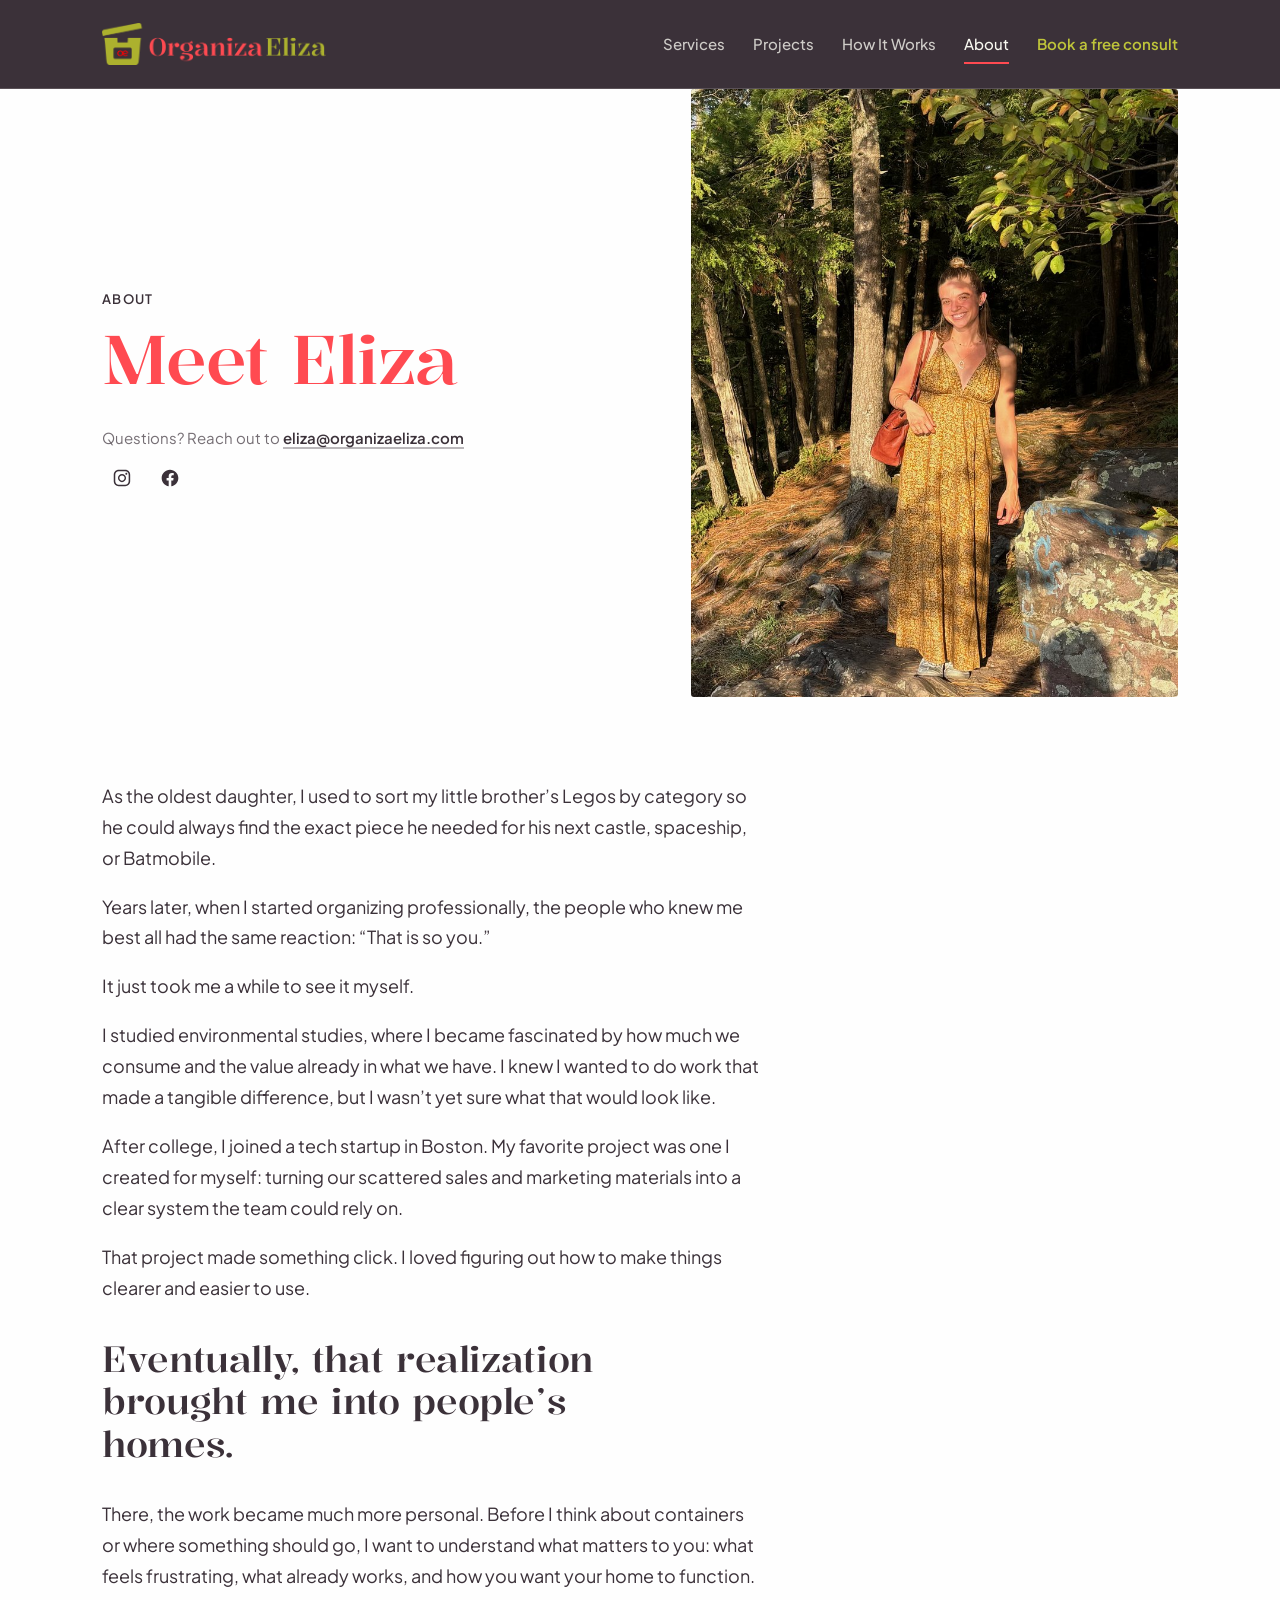
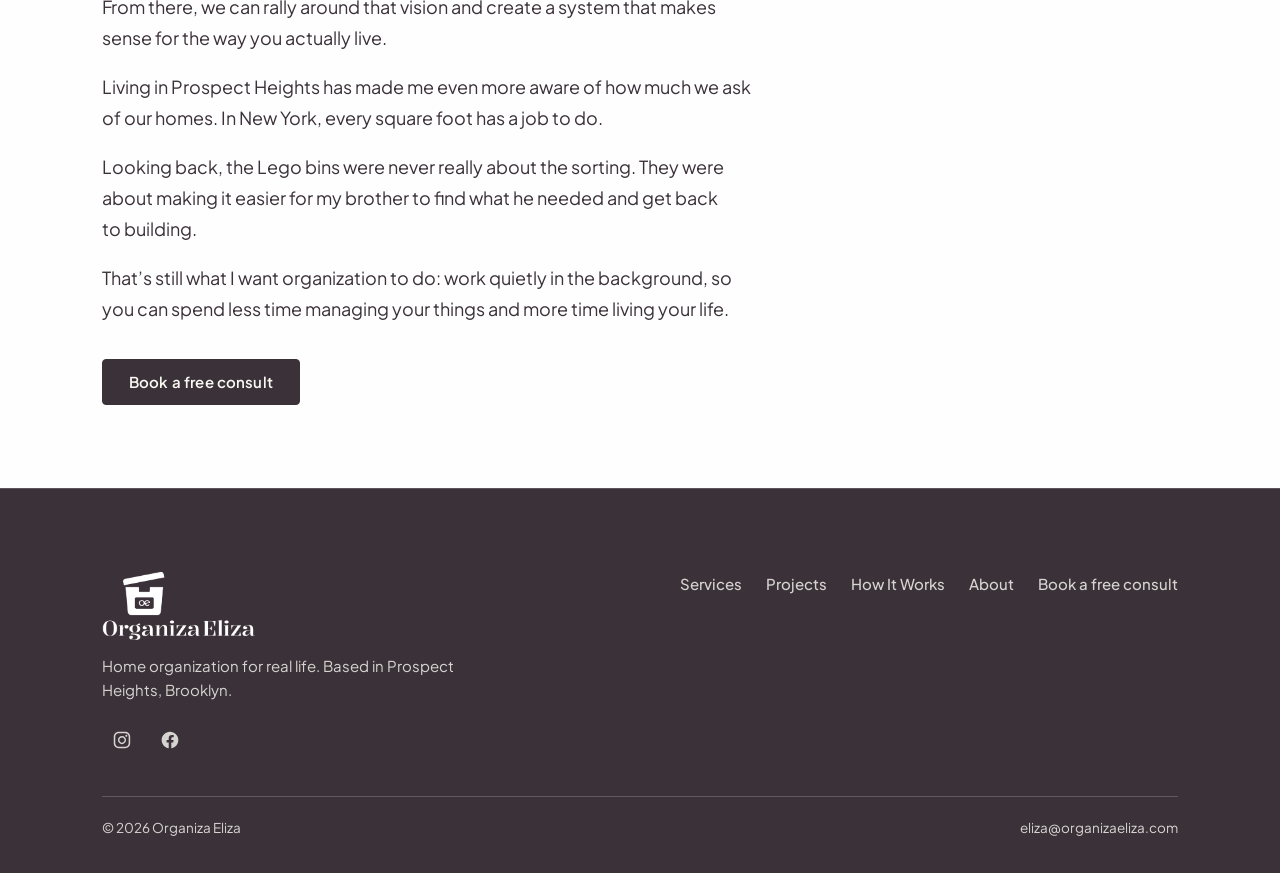
<file: about.html>
<!DOCTYPE html>
<html lang="en">
<head>
<meta charset="UTF-8">
<meta name="viewport" content="width=device-width, initial-scale=1.0">
<title>About Eliza · Organiza Eliza</title>
<meta name="description" content="The story behind Organiza Eliza, a Brooklyn organizer who helps homes feel easier to live in.">
<!-- link preview (Facebook, iMessage, WhatsApp, LinkedIn) -->
<meta property="og:type" content="website">
<meta property="og:site_name" content="Organiza Eliza">
<meta property="og:locale" content="en_US">
<meta property="og:url" content="https://organizaeliza.com/about.html">
<meta property="og:title" content="About Eliza · Organiza Eliza">
<meta property="og:description" content="The story behind Organiza Eliza, a Brooklyn organizer who helps homes feel easier to live in.">
<meta property="og:image" content="https://organizaeliza.com/og-image.png">
<meta property="og:image:secure_url" content="https://organizaeliza.com/og-image.png">
<meta property="og:image:type" content="image/png">
<meta property="og:image:width" content="1200">
<meta property="og:image:height" content="630">
<meta property="og:image:alt" content="Organiza Eliza — home organization for real life">
<meta name="twitter:card" content="summary_large_image">
<meta name="twitter:title" content="About Eliza · Organiza Eliza">
<meta name="twitter:description" content="The story behind Organiza Eliza, a Brooklyn organizer who helps homes feel easier to live in.">
<meta name="twitter:image" content="https://organizaeliza.com/og-image.png">
<link rel="canonical" href="https://organizaeliza.com/about.html">
<meta name="theme-color" content="#3b3139">
<link rel="icon" href="mark-color.png" type="image/png">
<link rel="preconnect" href="https://fonts.googleapis.com">
<link rel="preconnect" href="https://fonts.gstatic.com" crossorigin>
<link href="https://fonts.googleapis.com/css2?family=Kalnia:wght@100..700&family=Plus+Jakarta+Sans:wght@200..800&display=swap" rel="stylesheet">
<style>
*,*::before,*::after{box-sizing:border-box;margin:0;padding:0}
:root{
  /* ---------- PALETTE (Aug 2026 rebrand) ---------- */
  --white:#fefefe;                    /* main page background */
  --cream:#f9f9f1;                    /* text-heavy section bg; light text on dark */
  --plum:#3b3139;                     /* PRIMARY dark: nav, footer, bands, headings, body */
  --plum-2:#2c242a;                   /* darker plum, hovers */
  --forest:#2f4739;                   /* alternate dark, available - unused by default */
  --red:#ff4a51; --red-text:#d63038;                      /* accent: underlines, .h1 display, emphasis */
  --pea:#bfc53a; --card-fill:#cfcace; --tcard-fill:#ebebc9;                      /* FILL ONLY - fails contrast as text on light */
  --ink:#3b3139;                      /* body text (same as plum) */
  --muted:rgba(59,49,57,0.70);        /* secondary text - 0.70 min to stay AA on white */
  --rule:rgba(59,49,57,0.14);
  --on-dark:#f9f9f1;                  /* text on plum/forest */
  --on-dark-soft:rgba(249,249,241,0.82);
  --slate:#6878A0;                    /* focus ring on light bg only - not a brand color */
  --nav-logo-h:clamp(32px,4.2vw,42px); --nav-bar-h:clamp(64px,7.5vw,88px); --footer-logo-h:clamp(56px,7vw,68px);
  /* type tokens */
  --font:'Plus Jakarta Sans','Helvetica Neue',Helvetica,Arial,sans-serif;
  --display:'Kalnia',Georgia,'Times New Roman',serif;
  --display-weight:500;
  /* grid + spacing */
  --maxw:1180px; --pad:clamp(26px,4.2vw,52px);
  --section:clamp(48px,6.5vw,88px); --measure:64ch;
  --edge:calc(max((100vw - 1180px)/2, 0px) + var(--pad));
  /* text-width hierarchy */
  --w-lede:740px; --w-body:660px; --w-pov:920px;
}
html{scroll-behavior:smooth;-webkit-text-size-adjust:100%}
body{background:var(--white);color:var(--ink);font-family:var(--font);font-weight:400;
  font-size:17px;line-height:1.6;-webkit-font-smoothing:antialiased}
img{max-width:100%;display:block}
a{color:inherit;text-decoration:none}
h1,h2,h3,h4{font-family:var(--display);color:var(--plum);font-weight:500;line-height:1.1}
strong{font-weight:600}
em{font-style:italic}

.wrap{width:100%;max-width:var(--maxw);margin:0 auto;padding:0 var(--pad)}

/* type scale */
.h1{font-family:var(--display);font-weight:500;color:var(--red);
  font-size:clamp(42px,5.4vw,68px);line-height:1.02;letter-spacing:-0.015em;text-wrap:balance}
.h2{font-family:var(--display);font-weight:500;color:var(--plum);
  font-size:clamp(30px,3.4vw,40px);line-height:1.08;letter-spacing:-0.01em;text-wrap:balance}
.h3{font-family:var(--display);font-weight:500;color:var(--plum);
  font-size:clamp(20px,1.8vw,23px);line-height:1.25}
.lead{font-family:var(--font);font-size:clamp(18px,1.8vw,21px);line-height:1.55;color:rgba(59,49,57,0.82)}
.body{font-size:17px;line-height:1.62}
.small{font-size:13.5px}
.muted{color:var(--muted)}
.kicker{font-family:var(--font);font-weight:600;font-size:13px;letter-spacing:0.1em;
  text-transform:uppercase;color:var(--plum)}
p+p{margin-top:14px}

/* sections + bands */
.sec{padding:var(--section) 0}
.sec-tight{padding:calc(var(--section)*0.6) 0}
.page-head{padding:calc(var(--section)*0.85) 0 0}
.page-head .h1{max-width:18ch;margin-bottom:16px}
.page-head p{max-width:var(--w-lede);color:rgba(59,49,57,0.82);text-wrap:pretty}
.lead{text-wrap:pretty}
.band-sand{background:var(--cream);color:var(--ink)}
.band-olive{background:var(--plum);color:var(--on-dark)}
.band-olive :is(h1,h2,h3,h4,.h1,.h2,.h3){color:var(--on-dark)}
.band-olive .kicker{color:var(--cream)}
.band-olive .lead,.band-olive p{color:var(--on-dark-soft)}
.rule{height:1px;background:var(--rule);border:0}
.sec-head{display:flex;justify-content:space-between;align-items:flex-end;gap:20px;flex-wrap:wrap;margin-bottom:28px}
.more{margin-top:28px}

/* buttons - one system */
.btn{display:inline-flex;align-items:center;justify-content:center;gap:.5em;
  background:var(--plum);color:var(--cream);font-family:var(--font);font-weight:600;font-size:15px;
  line-height:1;min-height:46px;padding:0 26px;border:1px solid var(--plum);border-radius:4px;
  letter-spacing:.01em;cursor:pointer;transition:background .18s ease,border-color .18s ease}
.btn:hover{background:var(--plum-2);border-color:var(--plum-2)}
.band-olive .btn{background:var(--cream);color:var(--plum);border-color:var(--cream)}
.band-olive .btn:hover{background:var(--pea);border-color:var(--pea)}

/* secondary links - one clear treatment */
.textlink,.arrow{display:inline-flex;align-items:center;gap:.4em;font-family:var(--font);font-weight:600;
  color:var(--plum);padding:6px 1px 3px;border-bottom:2px solid rgba(59,49,57,0.5);
  transition:border-color .18s ease,gap .18s ease}
.textlink:hover,.arrow:hover{border-bottom-color:var(--plum)}
.arrow:hover{gap:.62em}
.band-olive .textlink,.band-olive .arrow{color:var(--cream);border-bottom-color:rgba(249,249,241,0.65)}
.band-olive .textlink:hover,.band-olive .arrow:hover{border-bottom-color:var(--cream)}

/* focus states (not color-only) */
a:focus-visible,button:focus-visible,summary:focus-visible,.btn:focus-visible{
  outline:2px solid var(--slate);outline-offset:2px;border-radius:2px}
.site-header a:focus-visible,.site-header button:focus-visible{outline-color:var(--cream)}

/* header / nav */
.site-header{position:sticky;top:0;z-index:60;background:var(--plum);
  border-bottom:1px solid rgba(249,249,241,0.16);
  transition:box-shadow .25s ease,background-color .25s ease,border-color .25s ease}
.site-header.scrolled{background:var(--plum);border-bottom-color:rgba(249,249,241,0.24);
  box-shadow:0 1px 12px rgba(20,16,19,0.28)}
.nav-in{display:flex;align-items:center;justify-content:space-between;gap:20px;
  min-height:max(var(--nav-bar-h), calc(var(--nav-logo-h) + 20px));padding:10px var(--pad)}
.brand{display:flex;align-items:center;gap:11px}
.emark{display:block}
.brand .emark{height:24px;width:auto}
.brand .logo-lockup{display:block;height:var(--nav-logo-h);width:auto}
.brand-name{font-family:var(--font);font-weight:600;font-size:16px;letter-spacing:.01em;color:var(--ink)}
.nav{display:flex;align-items:center;gap:28px}
.nav a{font-family:var(--font);font-weight:500;font-size:15px;color:rgba(249,249,241,0.78);
  position:relative;padding:6px 0}
.nav a:hover{color:var(--cream)}
.nav a[aria-current="page"]{color:var(--cream)}
.nav a[aria-current="page"]::after{content:"";position:absolute;left:0;right:0;bottom:-2px;height:2px;background:var(--red)}
.nav .book{color:var(--pea);font-weight:600}
.nav .book:hover{text-decoration:underline;text-underline-offset:3px}
.nav-toggle{display:none;background:none;border:0;font-size:24px;line-height:1;color:var(--cream);
  cursor:pointer;width:44px;height:44px;align-items:center;justify-content:center}

/* footer */
.site-footer{background:var(--plum);color:var(--on-dark);padding:var(--section) 0 34px;
  border-top:1px solid rgba(249,249,241,0.18)}
.foot-top{display:flex;justify-content:space-between;gap:32px;flex-wrap:wrap;align-items:flex-start}
.foot-brand{display:flex;align-items:center;gap:12px}
.foot-brand .foot-logo{display:block;height:var(--footer-logo-h);width:auto}
.foot-brand .brand-name{color:var(--on-dark);font-size:18px}
.foot-tag{margin-top:14px;color:var(--on-dark-soft);font-size:15px;max-width:34ch}
.foot-links{display:flex;flex-wrap:wrap;gap:8px 24px}
.foot-links a{color:var(--on-dark-soft);font-size:15px;font-weight:500}
.foot-links a:hover{color:var(--white)}
/* social icons - inline SVG so fill:currentColor adapts to light and dark backgrounds */
.social{display:flex;align-items:center;gap:8px;list-style:none;margin:0;padding:0}
.social a{display:inline-flex;align-items:center;justify-content:center;width:40px;height:40px;
  border-radius:999px;color:var(--plum);transition:color .18s ease,background-color .18s ease}
.social a:hover{color:var(--red);background:rgba(59,49,57,0.07)}
.social svg{display:block;width:20px;height:20px}
.social .ig svg{width:22px;height:22px}
.site-footer .social{margin-top:18px}
.site-footer .social a{color:var(--on-dark-soft)}
.site-footer .social a:hover{color:var(--white);background:rgba(249,249,241,0.12)}
.about-contact{margin-top:18px;font-size:15px;color:var(--muted)}
.about-contact a{color:var(--plum);font-weight:600;border-bottom:2px solid rgba(59,49,57,0.35)}
.about-contact a:hover{border-bottom-color:var(--red-text);color:var(--red-text)}
.foot-bottom{display:flex;justify-content:space-between;gap:16px;flex-wrap:wrap;margin-top:36px;padding-top:20px;
  border-top:1px solid rgba(249,249,241,0.2);font-size:13.5px;color:var(--on-dark-soft)}

/* ---- hero (full-bleed image) ---- */
.hero{display:grid;grid-template-columns:1.05fr 0.95fr;align-items:stretch;gap:0}
.hero-copy{align-self:center;max-width:calc(490px + var(--edge));padding:clamp(44px,6vw,84px) clamp(28px,4vw,56px) clamp(44px,6vw,84px) var(--edge)}
.hero-copy .h1{margin-bottom:20px}
.hero-copy .lead{margin-bottom:28px;max-width:34ch}
.hero-actions{display:flex;align-items:center;gap:24px;flex-wrap:wrap;margin-bottom:26px}
.hero-media{position:relative;min-height:clamp(420px,50vw,600px);margin:0}
.hero-media img{position:absolute;inset:0;width:100%;height:100%;object-fit:cover;border-radius:0}
.hero-util{font-size:13.5px;color:var(--muted);letter-spacing:.01em}

/* ---- home services cards ---- */
.cards4{display:grid;grid-template-columns:repeat(4,1fr);gap:20px}
.cards4 .card{background:var(--card-fill);border-radius:4px;padding:24px 22px}
.cards4 .card h3{color:var(--plum);font-family:var(--font);font-weight:700;font-size:17px;line-height:1.25;margin-bottom:8px}
.cards4 .card p{font-size:14px;line-height:1.5;color:var(--ink)}
@media(max-width:820px){.cards4{grid-template-columns:1fr 1fr}}
@media(max-width:520px){.cards4{grid-template-columns:1fr}}

/* ---- POV ---- */
.pov-sec{padding:clamp(40px,5vw,62px) 0}
.pov-statement{font-family:var(--font);font-weight:500;color:var(--cream);
  font-size:clamp(20px,2.2vw,27px);line-height:1.32;letter-spacing:-0.01em;max-width:820px}
.pov-accent{font-family:var(--display);font-style:italic;font-weight:500;color:var(--red);
  font-size:clamp(23px,2.5vw,31px);line-height:1.15;letter-spacing:-0.01em;margin:clamp(15px,2vw,24px) 0}
.pov-body{margin-top:0;max-width:640px;color:var(--cream);font-size:clamp(15px,1.3vw,17px);line-height:1.55}
.band-olive .pov-statement,.band-olive .pov-body{color:var(--cream)}
.band-olive .pov-accent{color:var(--red)}
@media(max-width:640px){.pov-sec{padding:clamp(40px,10vw,52px) 0}}

/* ---- recent projects grid ---- */
.pgrid{display:grid;grid-template-columns:repeat(3,1fr);gap:24px}
.pgrid figure{margin:0}
.pgrid img{width:100%;aspect-ratio:1/1;object-fit:cover;border-radius:2px}
.pgrid figcaption{font-size:13px;color:var(--muted);margin-top:8px}
@media(max-width:560px){.pgrid{grid-template-columns:1fr;gap:16px}}

/* ---- process preview (thin rules, no cards) ---- */
.phases{display:grid;grid-template-columns:repeat(4,1fr);gap:24px}
.phase{border-top:1px solid var(--rule);padding-top:16px}
.phase .pnum{font-family:var(--display);font-size:30px;color:var(--plum);line-height:1;display:block;margin-bottom:10px}
.phase h3{font-family:var(--font);font-size:16px;font-weight:700;color:var(--ink);margin-bottom:6px}
.phase p{font-size:14px;color:rgba(59,49,57,0.78);line-height:1.5}
@media(max-width:820px){.phases{grid-template-columns:1fr 1fr;gap:28px}}
@media(max-width:520px){.phases{grid-template-columns:1fr}}

/* ---- about teaser (home) ---- */
.about-t{display:grid;grid-template-columns:0.85fr 1.15fr;gap:clamp(28px,4vw,52px);align-items:center}
.about-t .portrait img{width:100%;aspect-ratio:4/5;object-fit:cover;border-radius:2px}
@media(max-width:720px){.about-t{grid-template-columns:1fr;gap:24px}}

/* ---- testimonial marquee (float-by, hover/focus to pause) ---- */
.marquee{overflow:hidden;margin-top:22px}
.marquee-track{display:flex;width:max-content;animation:marquee 78s linear infinite;will-change:transform}
.marquee:hover .marquee-track,.marquee:focus-within .marquee-track,.marquee:focus .marquee-track{animation-play-state:paused}
@keyframes marquee{from{transform:translateX(0)}to{transform:translateX(-50%)}}
.tcard{flex:0 0 330px;width:330px;margin-right:20px;background:var(--tcard-fill);border:1px solid rgba(59,49,57,0.08);border-radius:4px;padding:24px}
.tcard blockquote{font-family:var(--display);font-weight:500;color:var(--ink);font-size:18.5px;line-height:1.36;letter-spacing:-0.005em}
.tcard .who{margin-top:14px;font-family:var(--font);font-size:12.5px;font-weight:600;letter-spacing:.06em;text-transform:uppercase;color:rgba(59,49,57,0.74)}
.marquee:focus-visible{outline:2px solid var(--slate);outline-offset:2px}
@media (prefers-reduced-motion: reduce){.marquee{overflow-x:auto}.marquee-track{animation:none}}

/* ---- CTA finale ---- */
.finale{display:grid;grid-template-columns:1.2fr auto;gap:28px;align-items:center}
.finale .h2{margin:0;max-width:20ch}
.finale-side{justify-self:end}
@media(max-width:640px){.finale{grid-template-columns:1fr;gap:22px}.finale-side{justify-self:start}}

/* ---- how it works: one unified process (phase rows, thin rules, no cards, no step numbers) ---- */
.process{margin-top:8px}
.phase-row{display:grid;grid-template-columns:210px 1fr;gap:clamp(24px,4vw,60px);
  padding:clamp(30px,3.6vw,46px) 0;border-top:1px solid var(--rule)}
.phase-row:first-child{border-top:0;padding-top:clamp(4px,1vw,10px)}
.phase-n{display:block;font-family:var(--font);font-weight:600;font-size:12.5px;
  letter-spacing:.1em;text-transform:uppercase;color:var(--plum);margin-bottom:8px}
.phase-title{display:block;font-family:var(--display);font-weight:500;color:var(--plum);
  font-size:clamp(21px,1.9vw,25px);line-height:1.12;letter-spacing:-0.01em;text-wrap:balance}
.phase-steps{display:grid;grid-template-columns:1fr;gap:clamp(24px,3vw,38px);align-items:start}
.phase-steps.two{grid-template-columns:1fr 1fr;gap:clamp(24px,3vw,38px)}
.pstep h3{font-family:var(--font);font-size:19px;font-weight:700;color:var(--ink);margin-bottom:4px;line-height:1.28}
.pstep .sub{font-size:12.5px;font-weight:600;letter-spacing:.06em;text-transform:uppercase;color:var(--plum);margin:2px 0 12px}
.pstep p{color:rgba(59,49,57,0.82);font-size:16px;line-height:1.6;max-width:60ch;text-wrap:pretty}
.pstep p+p{margin-top:12px}
.pstep ul{margin:12px 0 0;padding:0}
.pstep ul li{list-style:none;padding:3px 0 3px 18px;position:relative;font-size:15.5px}
.pstep ul li::before{content:"";position:absolute;left:0;top:14px;width:8px;height:2px;background:var(--plum)}
@media(max-width:760px){
  .phase-row{grid-template-columns:1fr;gap:16px;padding:clamp(26px,7vw,34px) 0}
  .phase-steps.two{grid-template-columns:1fr;gap:26px}
}

/* ---- FAQ accordion ---- */
.faq{max-width:760px}
.faq details{border-top:1px solid var(--rule)}
.faq details:last-of-type{border-bottom:1px solid var(--rule)}
.faq summary{list-style:none;cursor:pointer;padding:20px 0;font-family:var(--font);font-weight:600;font-size:18px;
  color:var(--ink);display:flex;justify-content:space-between;align-items:center;gap:20px}
.faq summary::-webkit-details-marker{display:none}
.faq summary .pm{color:var(--plum);font-weight:400;font-size:24px;line-height:1;flex:0 0 auto;transition:transform .18s}
.faq details[open] summary .pm{transform:rotate(45deg)}
.faq .ans{color:rgba(59,49,57,0.82);padding:0 0 20px;max-width:64ch}
.faq .ans p+p{margin-top:12px}

/* ---- services page cards ---- */
.svc-cards{display:grid;grid-template-columns:1fr 1fr;gap:22px;align-items:start}
.scard{background:var(--card-fill);border-radius:4px;padding:clamp(24px,3vw,34px)}
.scard .scard-title{font-family:var(--display);color:var(--plum);font-weight:500;
  font-size:clamp(22px,2.2vw,26px);line-height:1.15;margin-bottom:10px}
.scard p{color:var(--ink);font-size:16px;line-height:1.55}
.roomcols{columns:2;column-gap:30px;margin-top:16px}
.roomcols li{list-style:none;font-size:15px;line-height:1.5;padding:3px 0 3px 16px;position:relative;break-inside:avoid;color:var(--ink)}
.roomcols li::before{content:"";position:absolute;left:0;top:13px;width:7px;height:2px;background:var(--plum)}
.rate-note{margin-top:36px;max-width:64ch;padding-top:22px;border-top:1px solid var(--rule);
  font-size:15px;line-height:1.6;color:var(--muted)}
.figure-wide{margin:0}
.figure-wide img{width:100%;aspect-ratio:16/9;object-fit:cover;border-radius:2px}
.figure-wide figcaption{font-size:13px;color:var(--muted);margin-top:8px}
@media(max-width:720px){.svc-cards{grid-template-columns:1fr}}

/* ---- about page (full-bleed portrait) ---- */
.about-hero{display:grid;grid-template-columns:1.05fr 0.95fr;align-items:center;gap:clamp(28px,4vw,52px);
  max-width:var(--maxw);margin:0 auto;padding:0 var(--pad)}
.about-hero .copy{align-self:center;max-width:520px;padding:clamp(36px,6vw,68px) 0}
.about-hero .pic{position:relative;min-height:0;aspect-ratio:4/5;border-radius:3px;overflow:hidden;margin:0;background:var(--cream)}
.about-hero .pic img{position:absolute;inset:0;width:100%;height:100%;object-fit:cover;object-position:center}
.story{max-width:var(--w-body)}
.story p{font-size:18px;line-height:1.72;color:var(--ink);text-wrap:pretty}
.story p+p{margin-top:18px}
.story .lede{font-size:20px;color:var(--ink)}
.story .pull{font-family:var(--display);font-weight:500;color:var(--plum);
  font-size:clamp(25px,3.2vw,36px);line-height:1.18;letter-spacing:-0.01em;margin:34px 0;max-width:22ch}
@media(max-width:760px){.about-hero{grid-template-columns:1fr;gap:22px}.about-hero .copy{order:1;padding:clamp(28px,7vw,44px) 0 0}.about-hero .pic{order:2;aspect-ratio:4/5;width:100%;max-width:440px;margin:0 auto}}

/* ---- gallery masonry + lightbox ---- */
.masonry{columns:3;column-gap:20px}
.masonry figure{margin:0 0 20px;break-inside:avoid}
.masonry .lb{display:block;width:100%;border:0;padding:0;margin:0;background:none;cursor:zoom-in;border-radius:2px;overflow:hidden}
.masonry img{width:100%;display:block;border-radius:2px}
.masonry figcaption{font-size:13px;color:var(--muted);margin-top:7px}
@media(max-width:900px){.masonry{columns:2}}
@media(max-width:560px){.masonry{columns:1}}
.lightbox{position:fixed;inset:0;z-index:100;background:rgba(28,23,27,0.92);
  display:none;align-items:center;justify-content:center;padding:clamp(16px,4vw,48px)}
.lightbox[open],.lightbox.is-open{display:flex}
.lightbox figure{margin:0;max-width:min(1000px,92vw);max-height:90vh;display:flex;flex-direction:column;gap:10px}
.lightbox img{max-width:100%;max-height:82vh;object-fit:contain;border-radius:2px}
.lightbox figcaption{color:var(--on-dark-soft);font-size:14px;text-align:center}
.lb-close{position:absolute;top:16px;right:18px;width:44px;height:44px;border-radius:999px;border:1px solid rgba(254,254,254,0.4);
  background:transparent;color:var(--white);font-size:22px;cursor:pointer;display:flex;align-items:center;justify-content:center}
.lb-close:hover{background:rgba(254,254,254,0.12)}

/* ---- booking ---- */
.book-wrap{display:grid;grid-template-columns:0.8fr 1.2fr;gap:clamp(28px,4vw,48px);align-items:start}
.book-expect ul{margin-top:18px;padding:0}
.book-expect li{list-style:none;padding:8px 0 8px 20px;position:relative;color:rgba(59,49,57,0.82)}
.book-expect li::before{content:"";position:absolute;left:0;top:19px;width:9px;height:2px;background:var(--plum)}
.cal{border:1px solid var(--rule);background:var(--white);padding:6px;border-radius:4px}
.cal iframe{width:100%;min-height:660px;border:0;display:block}
@media(max-width:820px){.book-wrap{grid-template-columns:1fr;gap:26px}}

/* ---- mobile nav ---- */
@media(max-width:860px){
  .nav-toggle{display:inline-flex}
  .nav{position:absolute;top:100%;left:0;right:0;background:var(--plum);border-bottom:1px solid rgba(249,249,241,0.18);
    flex-direction:column;align-items:flex-start;gap:0;padding:8px var(--pad) 18px;display:none}
  .nav.open{display:flex}
  .nav a{padding:13px 0;width:100%;font-size:16px}
  .nav a[aria-current="page"]::after{display:none}
  .hero{grid-template-columns:1fr}
  .hero-copy{order:1;padding:clamp(40px,8vw,56px) var(--pad) 8px}
  .hero-media{order:2;min-height:clamp(300px,70vw,420px)}
}

/* ---- reduced motion ---- */
@media (prefers-reduced-motion: reduce){
  html{scroll-behavior:auto}
  *,*::before,*::after{animation-duration:0.01ms!important;transition-duration:0.01ms!important}
}
</style>

<!-- theme tokens: loaded last so it overrides the inline fallback above -->
<link rel="stylesheet" href="theme.css">
    <!-- structured data -->
  <script type="application/ld+json">
{
  "@context": "https://schema.org",
  "@type": "LocalBusiness",
  "@id": "https://organizaeliza.com/#business",
  "name": "Organiza Eliza",
  "legalName": "Eliza Filler d/b/a Organiza Eliza",
  "alternateName": "Organiza Eliza Home Organizing",
  "description": "Professional home organizing in Brooklyn and Manhattan. Whole-home decluttering, closet and pantry systems, moving support, and organizing through life transitions.",
  "url": "https://organizaeliza.com/",
  "logo": "https://organizaeliza.com/logo-color-horiz-web.png",
  "image": "https://organizaeliza.com/og-image.png",
  "email": "eliza@organizaeliza.com",
  "priceRange": "$$",
  "currenciesAccepted": "USD",
  "knowsLanguage": "en-US",
  "address": {
    "@type": "PostalAddress",
    "addressLocality": "Brooklyn",
    "addressRegion": "NY",
    "addressCountry": "US"
  },
  "founder": {
    "@type": "Person",
    "name": "Eliza Filler",
    "jobTitle": "Professional Home Organizer"
  },
  "areaServed": [
    {
      "@type": "AdministrativeArea",
      "name": "Brooklyn, New York"
    },
    {
      "@type": "AdministrativeArea",
      "name": "Manhattan, New York"
    },
    {
      "@type": "Place",
      "name": "Brooklyn Heights, Brooklyn, NY"
    },
    {
      "@type": "Place",
      "name": "DUMBO, Brooklyn, NY"
    },
    {
      "@type": "Place",
      "name": "Cobble Hill, Brooklyn, NY"
    },
    {
      "@type": "Place",
      "name": "Carroll Gardens, Brooklyn, NY"
    },
    {
      "@type": "Place",
      "name": "Boerum Hill, Brooklyn, NY"
    },
    {
      "@type": "Place",
      "name": "Park Slope, Brooklyn, NY"
    },
    {
      "@type": "Place",
      "name": "South Slope, Brooklyn, NY"
    },
    {
      "@type": "Place",
      "name": "Greenwood Heights, Brooklyn, NY"
    },
    {
      "@type": "Place",
      "name": "Prospect Heights, Brooklyn, NY"
    },
    {
      "@type": "Place",
      "name": "Fort Greene, Brooklyn, NY"
    },
    {
      "@type": "Place",
      "name": "Clinton Hill, Brooklyn, NY"
    },
    {
      "@type": "Place",
      "name": "Vinegar Hill, Brooklyn, NY"
    },
    {
      "@type": "Place",
      "name": "Downtown Brooklyn, Brooklyn, NY"
    },
    {
      "@type": "Place",
      "name": "Gowanus, Brooklyn, NY"
    },
    {
      "@type": "Place",
      "name": "Columbia Street Waterfront, Brooklyn, NY"
    },
    {
      "@type": "Place",
      "name": "Windsor Terrace, Brooklyn, NY"
    },
    {
      "@type": "Place",
      "name": "Ditmas Park, Brooklyn, NY"
    },
    {
      "@type": "Place",
      "name": "Prospect Park South, Brooklyn, NY"
    },
    {
      "@type": "Place",
      "name": "Williamsburg, Brooklyn, NY"
    },
    {
      "@type": "Place",
      "name": "Greenpoint, Brooklyn, NY"
    },
    {
      "@type": "Place",
      "name": "Tribeca, Manhattan, NY"
    },
    {
      "@type": "Place",
      "name": "SoHo, Manhattan, NY"
    },
    {
      "@type": "Place",
      "name": "West Village, Manhattan, NY"
    },
    {
      "@type": "Place",
      "name": "Greenwich Village, Manhattan, NY"
    },
    {
      "@type": "Place",
      "name": "Battery Park City, Manhattan, NY"
    },
    {
      "@type": "Place",
      "name": "Financial District, Manhattan, NY"
    },
    {
      "@type": "Place",
      "name": "Gramercy Park, Manhattan, NY"
    },
    {
      "@type": "Place",
      "name": "Flatiron, Manhattan, NY"
    },
    {
      "@type": "Place",
      "name": "Chelsea, Manhattan, NY"
    },
    {
      "@type": "Place",
      "name": "NoHo, Manhattan, NY"
    },
    {
      "@type": "Place",
      "name": "NoLIta, Manhattan, NY"
    },
    {
      "@type": "Place",
      "name": "Union Square, Manhattan, NY"
    },
    {
      "@type": "Place",
      "name": "Murray Hill, Manhattan, NY"
    },
    {
      "@type": "Place",
      "name": "Turtle Bay, Manhattan, NY"
    },
    {
      "@type": "Place",
      "name": "Midtown East, Manhattan, NY"
    },
    {
      "@type": "Place",
      "name": "Hudson Yards, Manhattan, NY"
    },
    {
      "@type": "Place",
      "name": "Kips Bay, Manhattan, NY"
    }
  ],
  "serviceType": [
    "Home organizing",
    "Professional organizer",
    "Decluttering service",
    "Closet organization",
    "Pantry organization",
    "Kitchen organization",
    "Nursery organization",
    "Playroom organization",
    "Home office organization",
    "Basement and garage organization",
    "Move-in organizing",
    "Unpacking service",
    "Estate cleanout",
    "Downsizing assistance",
    "Paper organization",
    "Photo organization"
  ],
  "hasOfferCatalog": {
    "@type": "OfferCatalog",
    "name": "Home organizing services",
    "itemListElement": [
      {
        "@type": "Offer",
        "itemOffered": {
          "@type": "Service",
          "name": "Whole-home organization",
          "description": "Decluttering, organizing and simple systems for every room — kitchens, pantries, closets, nurseries, playrooms, home offices, basements and garages.",
          "provider": {
            "@id": "https://organizaeliza.com/#business"
          },
          "areaServed": [
            {
              "@type": "AdministrativeArea",
              "name": "Brooklyn, New York"
            },
            {
              "@type": "AdministrativeArea",
              "name": "Manhattan, New York"
            }
          ]
        }
      },
      {
        "@type": "Offer",
        "itemOffered": {
          "@type": "Service",
          "name": "Moving support",
          "description": "Packing before a move, then unpacking and setting up the new home from day one.",
          "provider": {
            "@id": "https://organizaeliza.com/#business"
          },
          "areaServed": [
            {
              "@type": "AdministrativeArea",
              "name": "Brooklyn, New York"
            },
            {
              "@type": "AdministrativeArea",
              "name": "Manhattan, New York"
            }
          ]
        }
      },
      {
        "@type": "Offer",
        "itemOffered": {
          "@type": "Service",
          "name": "Estate cleanouts",
          "description": "Sorting and clearing a home after a death or a move to care, at the pace the family needs.",
          "provider": {
            "@id": "https://organizaeliza.com/#business"
          },
          "areaServed": [
            {
              "@type": "AdministrativeArea",
              "name": "Brooklyn, New York"
            },
            {
              "@type": "AdministrativeArea",
              "name": "Manhattan, New York"
            }
          ]
        }
      },
      {
        "@type": "Offer",
        "itemOffered": {
          "@type": "Service",
          "name": "Downsizing and life transitions",
          "description": "Preparing for a new baby, downsizing to a smaller home, or reorganizing after a change in the household.",
          "provider": {
            "@id": "https://organizaeliza.com/#business"
          },
          "areaServed": [
            {
              "@type": "AdministrativeArea",
              "name": "Brooklyn, New York"
            },
            {
              "@type": "AdministrativeArea",
              "name": "Manhattan, New York"
            }
          ]
        }
      },
      {
        "@type": "Offer",
        "itemOffered": {
          "@type": "Service",
          "name": "Paper and digital organization",
          "description": "Paper filing, photos, videos, documents and digital files.",
          "provider": {
            "@id": "https://organizaeliza.com/#business"
          },
          "areaServed": [
            {
              "@type": "AdministrativeArea",
              "name": "Brooklyn, New York"
            },
            {
              "@type": "AdministrativeArea",
              "name": "Manhattan, New York"
            }
          ]
        }
      }
    ]
  },
  "sameAs": [
    "https://www.instagram.com/organiza.eliza/",
    "https://www.facebook.com/profile.php?id=61586166171385"
  ]
}
</script>
  <!-- /structured data -->
</head>
<body><header class="site-header">
  <div class="wrap nav-in">
    <a href="index.html" class="brand" aria-label="Organiza Eliza, home"><img class="logo-lockup" src="logo-color-horiz-web.png" width="3824" height="717" alt="" loading="eager"></a>
    <button class="nav-toggle" id="navToggle" aria-label="Menu" aria-expanded="false" aria-controls="navMenu">&#9776;</button>
    <nav class="nav" id="navMenu" aria-label="Primary"><a href="services.html">Services</a><a href="gallery.html">Projects</a><a href="how-it-works.html">How It Works</a><a href="about.html" aria-current="page">About</a><a href="schedule.html" class="book">Book a free consult</a></nav>
  </div>
</header><main>
<section class="about-hero">
  <div class="copy">
    <p class="kicker" style="margin-bottom:14px">About</p>
    <h1 class="h1">Meet Eliza</h1>
    <p class="about-contact" style="padding-top:1em; padding-bottom:0.5em">Questions? Reach out to <a href="mailto:eliza@organizaeliza.com">eliza@organizaeliza.com</a></p>
    <ul class="social"><li><a class="ig" href="https://www.instagram.com/organiza.eliza/" target="_blank" rel="noopener noreferrer" aria-label="Organiza Eliza on Instagram (opens in a new tab)"><svg viewBox="0 0 32 32" fill="currentColor" aria-hidden="true" focusable="false"><path d="M22.3,8.4c-0.8,0-1.4,0.6-1.4,1.4c0,0.8,0.6,1.4,1.4,1.4c0.8,0,1.4-0.6,1.4-1.4C23.7,9,23.1,8.4,22.3,8.4z"/><path d="M16,10.2c-3.3,0-5.9,2.7-5.9,5.9s2.7,5.9,5.9,5.9s5.9-2.7,5.9-5.9S19.3,10.2,16,10.2z M16,19.9c-2.1,0-3.8-1.7-3.8-3.8c0-2.1,1.7-3.8,3.8-3.8c2.1,0,3.8,1.7,3.8,3.8C19.8,18.2,18.1,19.9,16,19.9z"/><path d="M20.8,4h-9.5C7.2,4,4,7.2,4,11.2v9.5c0,4,3.2,7.2,7.2,7.2h9.5c4,0,7.2-3.2,7.2-7.2v-9.5C28,7.2,24.8,4,20.8,4z M25.7,20.8c0,2.7-2.2,5-5,5h-9.5c-2.7,0-5-2.2-5-5v-9.5c0-2.7,2.2-5,5-5h9.5c2.7,0,5,2.2,5,5V20.8z"/></svg></a></li><li><a class="fb" href="https://www.facebook.com/profile.php?id=61586166171385" target="_blank" rel="noopener noreferrer" aria-label="Organiza Eliza on Facebook (opens in a new tab)"><svg viewBox="0 0 24 24" fill="currentColor" aria-hidden="true" focusable="false"><path d="M12 2.03998C6.5 2.03998 2 6.52998 2 12.06C2 17.06 5.66 21.21 10.44 21.96V14.96H7.9V12.06H10.44V9.84998C10.44 7.33998 11.93 5.95998 14.22 5.95998C15.31 5.95998 16.45 6.14998 16.45 6.14998V8.61998H15.19C13.95 8.61998 13.56 9.38998 13.56 10.18V12.06H16.34L15.89 14.96H13.56V21.96C15.9164 21.5878 18.0622 20.3855 19.6099 18.57C21.1576 16.7546 22.0054 14.4456 22 12.06C22 6.52998 17.5 2.03998 12 2.03998Z"/></svg></a></li></ul>
  </div>
  <figure class="pic"><img src="eliza.jpg" alt="Eliza, professional home organizer" decoding="async"></figure>
</section>

<section class="sec">
  <div class="wrap">
    <div class="story">
      <p>As the oldest daughter, I used to sort my little brother&rsquo;s Legos by category so he could always find the exact piece he needed for his next castle, spaceship, or Batmobile.</p>
      <p>Years later, when I started organizing professionally, the people who knew me best all had the same reaction: &ldquo;That is so you.&rdquo;</p>
      <p>It just took me a while to see it myself.</p>
      <p>I studied environmental studies, where I became fascinated by how much we consume and the value already in what we have. I knew I wanted to do work that made a tangible difference, but I wasn&rsquo;t yet sure what that would look like.</p>
      <p>After college, I joined a tech startup in Boston. My favorite project was one I created for myself: turning our scattered sales and marketing materials into a clear system the team could rely on.</p>
      <p>That project made something click. I loved figuring out how to make things clearer and easier to use.</p>
      <p class="pull">Eventually, that realization brought me into people&rsquo;s homes.</p>
      <p>There, the work became much more personal. Before I think about containers or where something should go, I want to understand what matters to you: what feels frustrating, what already works, and how you want your home to function. From there, we can rally around that vision and create a system that makes sense for the way you actually live.</p>
      <p>Living in Prospect Heights has made me even more aware of how much we ask of our homes. In New York, every square foot has a job to do.</p>
      <p>Looking back, the Lego bins were never really about the sorting. They were about making it easier for my brother to find what he needed and get back to building.</p>
      <p>That&rsquo;s still what I want organization to do: work quietly in the background, so you can spend less time managing your things and more time living your life.</p>
      <p style="margin-top:34px"><a class="btn" href="schedule.html">Book a free consult</a></p>
    </div>
  </div>
</section>
</main><footer class="site-footer">
  <div class="wrap">
    <div class="foot-top">
      <div>
        <div class="foot-brand"><img class="foot-logo" src="logo-white.png" alt="Organiza Eliza" width="1919" height="855"></div>
        <p class="foot-tag">Home organization for real life. Based in Prospect Heights, Brooklyn.</p>
        <ul class="social"><li><a class="ig" href="https://www.instagram.com/organiza.eliza/" target="_blank" rel="noopener noreferrer" aria-label="Organiza Eliza on Instagram (opens in a new tab)"><svg viewBox="0 0 32 32" fill="currentColor" aria-hidden="true" focusable="false"><path d="M22.3,8.4c-0.8,0-1.4,0.6-1.4,1.4c0,0.8,0.6,1.4,1.4,1.4c0.8,0,1.4-0.6,1.4-1.4C23.7,9,23.1,8.4,22.3,8.4z"/><path d="M16,10.2c-3.3,0-5.9,2.7-5.9,5.9s2.7,5.9,5.9,5.9s5.9-2.7,5.9-5.9S19.3,10.2,16,10.2z M16,19.9c-2.1,0-3.8-1.7-3.8-3.8c0-2.1,1.7-3.8,3.8-3.8c2.1,0,3.8,1.7,3.8,3.8C19.8,18.2,18.1,19.9,16,19.9z"/><path d="M20.8,4h-9.5C7.2,4,4,7.2,4,11.2v9.5c0,4,3.2,7.2,7.2,7.2h9.5c4,0,7.2-3.2,7.2-7.2v-9.5C28,7.2,24.8,4,20.8,4z M25.7,20.8c0,2.7-2.2,5-5,5h-9.5c-2.7,0-5-2.2-5-5v-9.5c0-2.7,2.2-5,5-5h9.5c2.7,0,5,2.2,5,5V20.8z"/></svg></a></li><li><a class="fb" href="https://www.facebook.com/profile.php?id=61586166171385" target="_blank" rel="noopener noreferrer" aria-label="Organiza Eliza on Facebook (opens in a new tab)"><svg viewBox="0 0 24 24" fill="currentColor" aria-hidden="true" focusable="false"><path d="M12 2.03998C6.5 2.03998 2 6.52998 2 12.06C2 17.06 5.66 21.21 10.44 21.96V14.96H7.9V12.06H10.44V9.84998C10.44 7.33998 11.93 5.95998 14.22 5.95998C15.31 5.95998 16.45 6.14998 16.45 6.14998V8.61998H15.19C13.95 8.61998 13.56 9.38998 13.56 10.18V12.06H16.34L15.89 14.96H13.56V21.96C15.9164 21.5878 18.0622 20.3855 19.6099 18.57C21.1576 16.7546 22.0054 14.4456 22 12.06C22 6.52998 17.5 2.03998 12 2.03998Z"/></svg></a></li></ul>
      </div>
      <nav class="foot-links" aria-label="Footer"><a href="services.html">Services</a><a href="gallery.html">Projects</a><a href="how-it-works.html">How It Works</a><a href="about.html">About</a><a href="schedule.html">Book a free consult</a></nav>
    </div>
    <div class="foot-bottom">
      <span>&copy; 2026 Organiza Eliza</span>
      <span><a href="mailto:eliza@organizaeliza.com">eliza@organizaeliza.com</a></span>
    </div>
  </div>
</footer><script>
document.addEventListener('DOMContentLoaded',function(){
  /* header gains a hair of definition once you scroll */
  var hdr=document.querySelector('.site-header');
  if(hdr){var onScroll=function(){hdr.classList.toggle('scrolled',window.scrollY>6);};onScroll();window.addEventListener('scroll',onScroll,{passive:true});}
  /* mobile nav */
  var t=document.getElementById('navToggle'),n=document.getElementById('navMenu');
  if(t&&n){t.addEventListener('click',function(){var o=n.classList.toggle('open');t.setAttribute('aria-expanded',o?'true':'false');t.innerHTML=o?'&times;':'&#9776;';});
    n.querySelectorAll('a').forEach(function(a){a.addEventListener('click',function(){n.classList.remove('open');t.setAttribute('aria-expanded','false');t.innerHTML='&#9776;';});});}

  /* testimonial carousel */
  var car=document.querySelector('[data-carousel]');
  if(car){
    var slides=[].slice.call(car.querySelectorAll('.slide'));
    var dots=[].slice.call(car.querySelectorAll('.dot'));
    var i=0,timer=null;
    var reduce=window.matchMedia('(prefers-reduced-motion: reduce)').matches;
    function show(k){i=(k+slides.length)%slides.length;
      slides.forEach(function(s,x){s.classList.toggle('is-active',x===i);s.setAttribute('aria-hidden',x===i?'false':'true');});
      dots.forEach(function(d,x){d.setAttribute('aria-selected',x===i?'true':'false');});}
    function next(){show(i+1);} function prev(){show(i-1);}
    function start(){if(reduce)return; stop(); timer=setInterval(next,7000);}
    function stop(){if(timer){clearInterval(timer);timer=null;}}
    var pn=car.querySelector('.prev'),nx=car.querySelector('.next');
    if(pn)pn.addEventListener('click',function(){prev();start();});
    if(nx)nx.addEventListener('click',function(){next();start();});
    dots.forEach(function(d,x){d.addEventListener('click',function(){show(x);start();});});
    car.addEventListener('mouseenter',stop); car.addEventListener('mouseleave',start);
    car.addEventListener('focusin',stop); car.addEventListener('focusout',start);
    show(0); start();
  }

  /* gallery lightbox */
  var lb=document.getElementById('lightbox');
  if(lb){
    var lbImg=lb.querySelector('img'),lbCap=lb.querySelector('figcaption'),lastFocus=null;
    function open(src,alt,cap){lastFocus=document.activeElement;lbImg.src=src;lbImg.alt=alt;lbCap.textContent=cap;
      lb.classList.add('is-open');lb.querySelector('.lb-close').focus();document.body.style.overflow='hidden';}
    function close(){lb.classList.remove('is-open');document.body.style.overflow='';if(lastFocus)lastFocus.focus();}
    document.querySelectorAll('.masonry .lb').forEach(function(b){
      b.addEventListener('click',function(){var im=b.querySelector('img');
        open(im.getAttribute('src'),im.getAttribute('alt'),b.getAttribute('data-cap')||'');});});
    lb.addEventListener('click',function(e){if(e.target===lb||e.target.classList.contains('lb-close'))close();});
    document.addEventListener('keydown',function(e){if(e.key==='Escape'&&lb.classList.contains('is-open'))close();});
  }
});
</script></body></html>
</file>
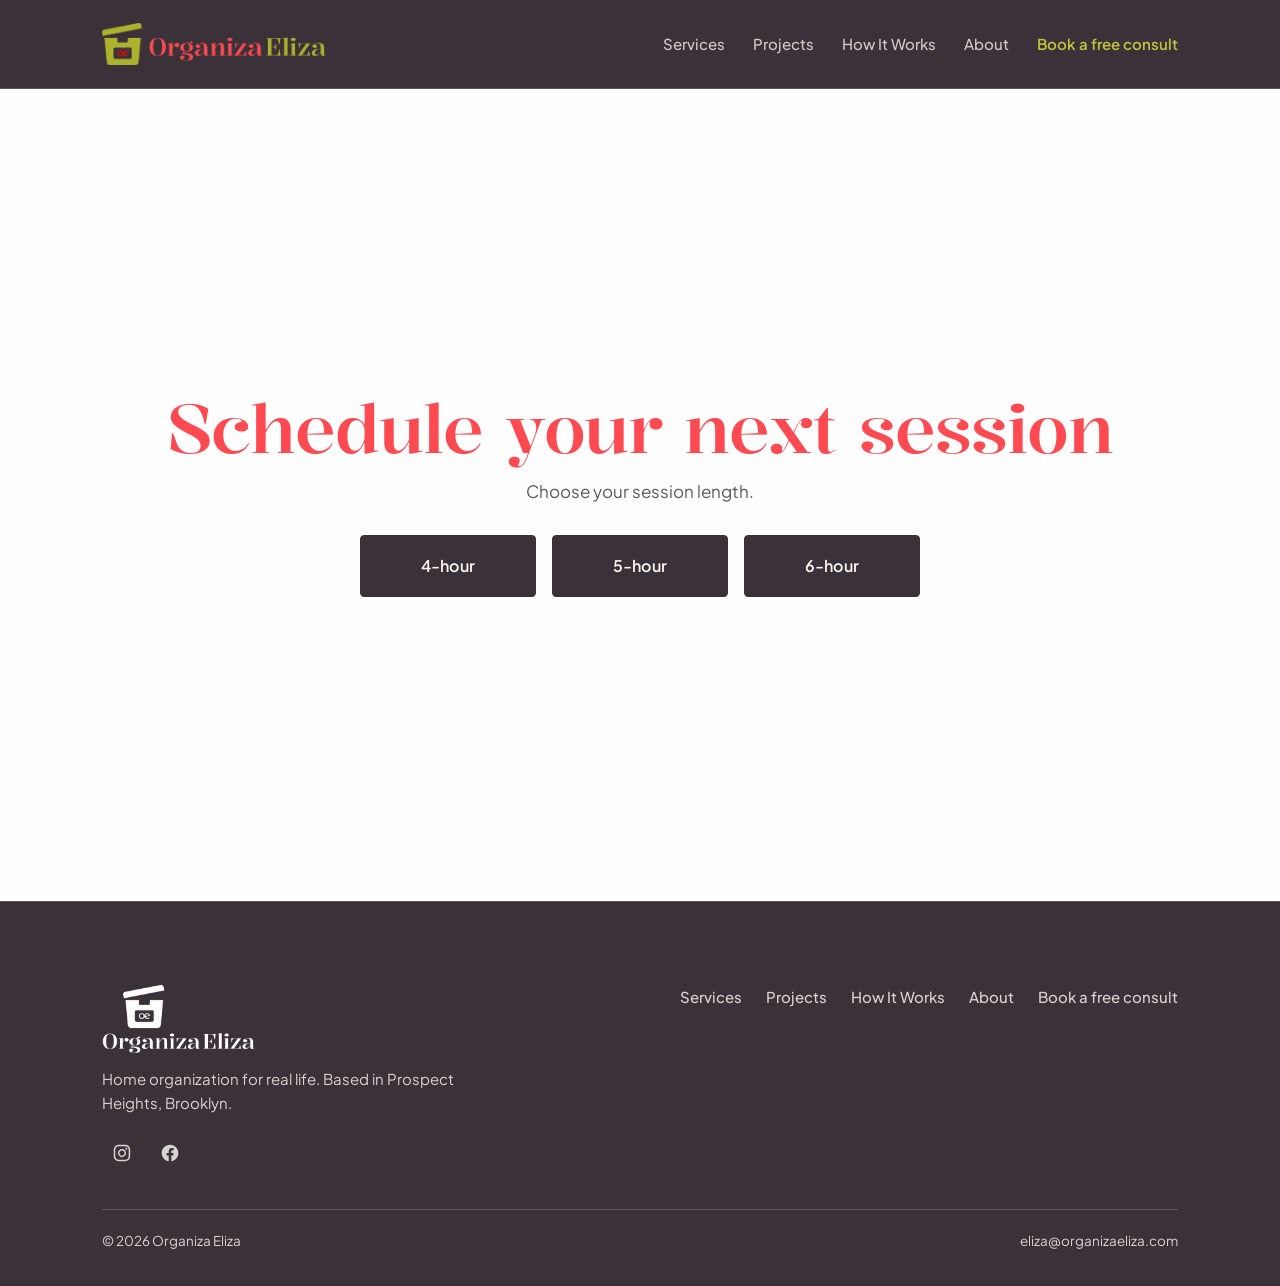
<file: book-session-private.html>
<!DOCTYPE html>
<html lang="en">
<head>
<meta charset="UTF-8">
<meta name="viewport" content="width=device-width, initial-scale=1.0">
<title>Schedule your next session · Organiza Eliza</title>
<meta name="robots" content="noindex, nofollow, noarchive">
<meta name="googlebot" content="noindex, nofollow">
<meta name="theme-color" content="#3b3139">
<link rel="preconnect" href="https://fonts.googleapis.com">
<link rel="preconnect" href="https://fonts.gstatic.com" crossorigin>
<link href="https://fonts.googleapis.com/css2?family=Kalnia:wght@100..700&family=Plus+Jakarta+Sans:wght@200..800&display=swap" rel="stylesheet">
<style>
*,*::before,*::after{box-sizing:border-box;margin:0;padding:0}
:root{
  /* ---------- PALETTE (Aug 2026 rebrand) ---------- */
  --white:#fefefe;                    /* main page background */
  --cream:#f9f9f1;                    /* text-heavy section bg; light text on dark */
  --plum:#3b3139;                     /* PRIMARY dark: nav, footer, bands, headings, body */
  --plum-2:#2c242a;                   /* darker plum, hovers */
  --forest:#2f4739;                   /* alternate dark, available - unused by default */
  --red:#ff4a51; --red-text:#d63038;                      /* accent: underlines, .h1 display, emphasis */
  --pea:#bfc53a; --card-fill:#cfcace; --tcard-fill:#ebebc9;                      /* FILL ONLY - fails contrast as text on light */
  --ink:#3b3139;                      /* body text (same as plum) */
  --muted:rgba(59,49,57,0.70);        /* secondary text - 0.70 min to stay AA on white */
  --rule:rgba(59,49,57,0.14);
  --on-dark:#f9f9f1;                  /* text on plum/forest */
  --on-dark-soft:rgba(249,249,241,0.82);
  --slate:#6878A0;                    /* focus ring on light bg only - not a brand color */
  --nav-logo-h:clamp(32px,4.2vw,42px); --nav-bar-h:clamp(64px,7.5vw,88px); --footer-logo-h:clamp(56px,7vw,68px);
  /* type tokens */
  --font:'Plus Jakarta Sans','Helvetica Neue',Helvetica,Arial,sans-serif;
  --display:'Kalnia',Georgia,'Times New Roman',serif;
  --display-weight:500;
  /* grid + spacing */
  --maxw:1180px; --pad:clamp(26px,4.2vw,52px);
  --section:clamp(48px,6.5vw,88px); --measure:64ch;
  --edge:calc(max((100vw - 1180px)/2, 0px) + var(--pad));
  /* text-width hierarchy */
  --w-lede:740px; --w-body:660px; --w-pov:920px;
}
html{scroll-behavior:smooth;-webkit-text-size-adjust:100%}
body{background:var(--white);color:var(--ink);font-family:var(--font);font-weight:400;
  font-size:17px;line-height:1.6;-webkit-font-smoothing:antialiased}
img{max-width:100%;display:block}
a{color:inherit;text-decoration:none}
h1,h2,h3,h4{font-family:var(--display);color:var(--plum);font-weight:500;line-height:1.1}
strong{font-weight:600}
em{font-style:italic}

.wrap{width:100%;max-width:var(--maxw);margin:0 auto;padding:0 var(--pad)}

/* type scale */
.h1{font-family:var(--display);font-weight:500;color:var(--red);
  font-size:clamp(42px,5.4vw,68px);line-height:1.02;letter-spacing:-0.015em;text-wrap:balance}
.h2{font-family:var(--display);font-weight:500;color:var(--plum);
  font-size:clamp(30px,3.4vw,40px);line-height:1.08;letter-spacing:-0.01em;text-wrap:balance}
.h3{font-family:var(--display);font-weight:500;color:var(--plum);
  font-size:clamp(20px,1.8vw,23px);line-height:1.25}
.lead{font-family:var(--font);font-size:clamp(18px,1.8vw,21px);line-height:1.55;color:rgba(59,49,57,0.82)}
.body{font-size:17px;line-height:1.62}
.small{font-size:13.5px}
.muted{color:var(--muted)}
.kicker{font-family:var(--font);font-weight:600;font-size:13px;letter-spacing:0.1em;
  text-transform:uppercase;color:var(--plum)}
p+p{margin-top:14px}

/* sections + bands */
.sec{padding:var(--section) 0}
.sec-tight{padding:calc(var(--section)*0.6) 0}
.page-head{padding:calc(var(--section)*0.85) 0 0}
.page-head .h1{max-width:18ch;margin-bottom:16px}
.page-head p{max-width:var(--w-lede);color:rgba(59,49,57,0.82);text-wrap:pretty}
.lead{text-wrap:pretty}
.band-sand{background:var(--cream);color:var(--ink)}
.band-olive{background:var(--plum);color:var(--on-dark)}
.band-olive :is(h1,h2,h3,h4,.h1,.h2,.h3){color:var(--on-dark)}
.band-olive .kicker{color:var(--cream)}
.band-olive .lead,.band-olive p{color:var(--on-dark-soft)}
.rule{height:1px;background:var(--rule);border:0}
.sec-head{display:flex;justify-content:space-between;align-items:flex-end;gap:20px;flex-wrap:wrap;margin-bottom:28px}
.more{margin-top:28px}

/* buttons - one system */
.btn{display:inline-flex;align-items:center;justify-content:center;gap:.5em;
  background:var(--plum);color:var(--cream);font-family:var(--font);font-weight:600;font-size:15px;
  line-height:1;min-height:46px;padding:0 26px;border:1px solid var(--plum);border-radius:4px;
  letter-spacing:.01em;cursor:pointer;transition:background .18s ease,border-color .18s ease}
.btn:hover{background:var(--plum-2);border-color:var(--plum-2)}
.band-olive .btn{background:var(--cream);color:var(--plum);border-color:var(--cream)}
.band-olive .btn:hover{background:var(--pea);border-color:var(--pea)}

/* secondary links - one clear treatment */
.textlink,.arrow{display:inline-flex;align-items:center;gap:.4em;font-family:var(--font);font-weight:600;
  color:var(--plum);padding:6px 1px 3px;border-bottom:2px solid rgba(59,49,57,0.5);
  transition:border-color .18s ease,gap .18s ease}
.textlink:hover,.arrow:hover{border-bottom-color:var(--plum)}
.arrow:hover{gap:.62em}
.band-olive .textlink,.band-olive .arrow{color:var(--cream);border-bottom-color:rgba(249,249,241,0.65)}
.band-olive .textlink:hover,.band-olive .arrow:hover{border-bottom-color:var(--cream)}

/* focus states (not color-only) */
a:focus-visible,button:focus-visible,summary:focus-visible,.btn:focus-visible{
  outline:2px solid var(--slate);outline-offset:2px;border-radius:2px}
.site-header a:focus-visible,.site-header button:focus-visible{outline-color:var(--cream)}

/* header / nav */
.site-header{position:sticky;top:0;z-index:60;background:var(--plum);
  border-bottom:1px solid rgba(249,249,241,0.16);
  transition:box-shadow .25s ease,background-color .25s ease,border-color .25s ease}
.site-header.scrolled{background:var(--plum);border-bottom-color:rgba(249,249,241,0.24);
  box-shadow:0 1px 12px rgba(20,16,19,0.28)}
.nav-in{display:flex;align-items:center;justify-content:space-between;gap:20px;
  min-height:max(var(--nav-bar-h), calc(var(--nav-logo-h) + 20px));padding:10px var(--pad)}
.brand{display:flex;align-items:center;gap:11px}
.emark{display:block}
.brand .emark{height:24px;width:auto}
.brand .logo-lockup{display:block;height:var(--nav-logo-h);width:auto}
.brand-name{font-family:var(--font);font-weight:600;font-size:16px;letter-spacing:.01em;color:var(--ink)}
.nav{display:flex;align-items:center;gap:28px}
.nav a{font-family:var(--font);font-weight:500;font-size:15px;color:rgba(249,249,241,0.78);
  position:relative;padding:6px 0}
.nav a:hover{color:var(--cream)}
.nav a[aria-current="page"]{color:var(--cream)}
.nav a[aria-current="page"]::after{content:"";position:absolute;left:0;right:0;bottom:-2px;height:2px;background:var(--red)}
.nav .book{color:var(--pea);font-weight:600}
.nav .book:hover{text-decoration:underline;text-underline-offset:3px}
.nav-toggle{display:none;background:none;border:0;font-size:24px;line-height:1;color:var(--cream);
  cursor:pointer;width:44px;height:44px;align-items:center;justify-content:center}

/* footer */
.site-footer{background:var(--plum);color:var(--on-dark);padding:var(--section) 0 34px;
  border-top:1px solid rgba(249,249,241,0.18)}
.foot-top{display:flex;justify-content:space-between;gap:32px;flex-wrap:wrap;align-items:flex-start}
.foot-brand{display:flex;align-items:center;gap:12px}
.foot-brand .foot-logo{display:block;height:var(--footer-logo-h);width:auto}
.foot-brand .brand-name{color:var(--on-dark);font-size:18px}
.foot-tag{margin-top:14px;color:var(--on-dark-soft);font-size:15px;max-width:34ch}
.foot-links{display:flex;flex-wrap:wrap;gap:8px 24px}
.foot-links a{color:var(--on-dark-soft);font-size:15px;font-weight:500}
.foot-links a:hover{color:var(--white)}
/* social icons - inline SVG so fill:currentColor adapts to light and dark backgrounds */
.social{display:flex;align-items:center;gap:8px;list-style:none;margin:0;padding:0}
.social a{display:inline-flex;align-items:center;justify-content:center;width:40px;height:40px;
  border-radius:999px;color:var(--plum);transition:color .18s ease,background-color .18s ease}
.social a:hover{color:var(--red);background:rgba(59,49,57,0.07)}
.social svg{display:block;width:20px;height:20px}
.social .ig svg{width:22px;height:22px}
.site-footer .social{margin-top:18px}
.site-footer .social a{color:var(--on-dark-soft)}
.site-footer .social a:hover{color:var(--white);background:rgba(249,249,241,0.12)}
.about-contact{margin-top:18px;font-size:15px;color:var(--muted)}
.about-contact a{color:var(--plum);font-weight:600;border-bottom:2px solid rgba(59,49,57,0.35)}
.about-contact a:hover{border-bottom-color:var(--red-text);color:var(--red-text)}
.foot-bottom{display:flex;justify-content:space-between;gap:16px;flex-wrap:wrap;margin-top:36px;padding-top:20px;
  border-top:1px solid rgba(249,249,241,0.2);font-size:13.5px;color:var(--on-dark-soft)}

/* ---- hero (full-bleed image) ---- */
.hero{display:grid;grid-template-columns:1.05fr 0.95fr;align-items:stretch;gap:0}
.hero-copy{align-self:center;max-width:calc(490px + var(--edge));padding:clamp(44px,6vw,84px) clamp(28px,4vw,56px) clamp(44px,6vw,84px) var(--edge)}
.hero-copy .h1{margin-bottom:20px}
.hero-copy .lead{margin-bottom:28px;max-width:34ch}
.hero-actions{display:flex;align-items:center;gap:24px;flex-wrap:wrap;margin-bottom:26px}
.hero-media{position:relative;min-height:clamp(420px,50vw,600px);margin:0}
.hero-media img{position:absolute;inset:0;width:100%;height:100%;object-fit:cover;border-radius:0}
.hero-util{font-size:13.5px;color:var(--muted);letter-spacing:.01em}

/* ---- home services cards ---- */
.cards4{display:grid;grid-template-columns:repeat(4,1fr);gap:20px}
.cards4 .card{background:var(--card-fill);border-radius:4px;padding:24px 22px}
.cards4 .card h3{color:var(--plum);font-family:var(--font);font-weight:700;font-size:17px;line-height:1.25;margin-bottom:8px}
.cards4 .card p{font-size:14px;line-height:1.5;color:var(--ink)}
@media(max-width:820px){.cards4{grid-template-columns:1fr 1fr}}
@media(max-width:520px){.cards4{grid-template-columns:1fr}}

/* ---- POV ---- */
.pov-sec{padding:clamp(40px,5vw,62px) 0}
.pov-statement{font-family:var(--font);font-weight:500;color:var(--cream);
  font-size:clamp(20px,2.2vw,27px);line-height:1.32;letter-spacing:-0.01em;max-width:820px}
.pov-accent{font-family:var(--display);font-style:italic;font-weight:500;color:var(--red);
  font-size:clamp(23px,2.5vw,31px);line-height:1.15;letter-spacing:-0.01em;margin:clamp(15px,2vw,24px) 0}
.pov-body{margin-top:0;max-width:640px;color:var(--cream);font-size:clamp(15px,1.3vw,17px);line-height:1.55}
.band-olive .pov-statement,.band-olive .pov-body{color:var(--cream)}
.band-olive .pov-accent{color:var(--red)}
@media(max-width:640px){.pov-sec{padding:clamp(40px,10vw,52px) 0}}

/* ---- recent projects grid ---- */
.pgrid{display:grid;grid-template-columns:repeat(3,1fr);gap:24px}
.pgrid figure{margin:0}
.pgrid img{width:100%;aspect-ratio:1/1;object-fit:cover;border-radius:2px}
.pgrid figcaption{font-size:13px;color:var(--muted);margin-top:8px}
@media(max-width:560px){.pgrid{grid-template-columns:1fr;gap:16px}}

/* ---- process preview (thin rules, no cards) ---- */
.phases{display:grid;grid-template-columns:repeat(4,1fr);gap:24px}
.phase{border-top:1px solid var(--rule);padding-top:16px}
.phase .pnum{font-family:var(--display);font-size:30px;color:var(--plum);line-height:1;display:block;margin-bottom:10px}
.phase h3{font-family:var(--font);font-size:16px;font-weight:700;color:var(--ink);margin-bottom:6px}
.phase p{font-size:14px;color:rgba(59,49,57,0.78);line-height:1.5}
@media(max-width:820px){.phases{grid-template-columns:1fr 1fr;gap:28px}}
@media(max-width:520px){.phases{grid-template-columns:1fr}}

/* ---- about teaser (home) ---- */
.about-t{display:grid;grid-template-columns:0.85fr 1.15fr;gap:clamp(28px,4vw,52px);align-items:center}
.about-t .portrait img{width:100%;aspect-ratio:4/5;object-fit:cover;border-radius:2px}
@media(max-width:720px){.about-t{grid-template-columns:1fr;gap:24px}}

/* ---- testimonial marquee (float-by, hover/focus to pause) ---- */
.marquee{overflow:hidden;margin-top:22px}
.marquee-track{display:flex;width:max-content;animation:marquee 78s linear infinite;will-change:transform}
.marquee:hover .marquee-track,.marquee:focus-within .marquee-track,.marquee:focus .marquee-track{animation-play-state:paused}
@keyframes marquee{from{transform:translateX(0)}to{transform:translateX(-50%)}}
.tcard{flex:0 0 330px;width:330px;margin-right:20px;background:var(--tcard-fill);border:1px solid rgba(59,49,57,0.08);border-radius:4px;padding:24px}
.tcard blockquote{font-family:var(--display);font-weight:500;color:var(--ink);font-size:18.5px;line-height:1.36;letter-spacing:-0.005em}
.tcard .who{margin-top:14px;font-family:var(--font);font-size:12.5px;font-weight:600;letter-spacing:.06em;text-transform:uppercase;color:rgba(59,49,57,0.74)}
.marquee:focus-visible{outline:2px solid var(--slate);outline-offset:2px}
@media (prefers-reduced-motion: reduce){.marquee{overflow-x:auto}.marquee-track{animation:none}}

/* ---- CTA finale ---- */
.finale{display:grid;grid-template-columns:1.2fr auto;gap:28px;align-items:center}
.finale .h2{margin:0;max-width:20ch}
.finale-side{justify-self:end}
@media(max-width:640px){.finale{grid-template-columns:1fr;gap:22px}.finale-side{justify-self:start}}

/* ---- how it works: one unified process (phase rows, thin rules, no cards, no step numbers) ---- */
.process{margin-top:8px}
.phase-row{display:grid;grid-template-columns:210px 1fr;gap:clamp(24px,4vw,60px);
  padding:clamp(30px,3.6vw,46px) 0;border-top:1px solid var(--rule)}
.phase-row:first-child{border-top:0;padding-top:clamp(4px,1vw,10px)}
.phase-n{display:block;font-family:var(--font);font-weight:600;font-size:12.5px;
  letter-spacing:.1em;text-transform:uppercase;color:var(--plum);margin-bottom:8px}
.phase-title{display:block;font-family:var(--display);font-weight:500;color:var(--plum);
  font-size:clamp(21px,1.9vw,25px);line-height:1.12;letter-spacing:-0.01em;text-wrap:balance}
.phase-steps{display:grid;grid-template-columns:1fr;gap:clamp(24px,3vw,38px);align-items:start}
.phase-steps.two{grid-template-columns:1fr 1fr;gap:clamp(24px,3vw,38px)}
.pstep h3{font-family:var(--font);font-size:19px;font-weight:700;color:var(--ink);margin-bottom:4px;line-height:1.28}
.pstep .sub{font-size:12.5px;font-weight:600;letter-spacing:.06em;text-transform:uppercase;color:var(--plum);margin:2px 0 12px}
.pstep p{color:rgba(59,49,57,0.82);font-size:16px;line-height:1.6;max-width:60ch;text-wrap:pretty}
.pstep p+p{margin-top:12px}
.pstep ul{margin:12px 0 0;padding:0}
.pstep ul li{list-style:none;padding:3px 0 3px 18px;position:relative;font-size:15.5px}
.pstep ul li::before{content:"";position:absolute;left:0;top:14px;width:8px;height:2px;background:var(--plum)}
@media(max-width:760px){
  .phase-row{grid-template-columns:1fr;gap:16px;padding:clamp(26px,7vw,34px) 0}
  .phase-steps.two{grid-template-columns:1fr;gap:26px}
}

/* ---- FAQ accordion ---- */
.faq{max-width:760px}
.faq details{border-top:1px solid var(--rule)}
.faq details:last-of-type{border-bottom:1px solid var(--rule)}
.faq summary{list-style:none;cursor:pointer;padding:20px 0;font-family:var(--font);font-weight:600;font-size:18px;
  color:var(--ink);display:flex;justify-content:space-between;align-items:center;gap:20px}
.faq summary::-webkit-details-marker{display:none}
.faq summary .pm{color:var(--plum);font-weight:400;font-size:24px;line-height:1;flex:0 0 auto;transition:transform .18s}
.faq details[open] summary .pm{transform:rotate(45deg)}
.faq .ans{color:rgba(59,49,57,0.82);padding:0 0 20px;max-width:64ch}
.faq .ans p+p{margin-top:12px}

/* ---- services page cards ---- */
.svc-cards{display:grid;grid-template-columns:1fr 1fr;gap:22px;align-items:start}
.scard{background:var(--card-fill);border-radius:4px;padding:clamp(24px,3vw,34px)}
.scard .scard-title{font-family:var(--display);color:var(--plum);font-weight:500;
  font-size:clamp(22px,2.2vw,26px);line-height:1.15;margin-bottom:10px}
.scard p{color:var(--ink);font-size:16px;line-height:1.55}
.roomcols{columns:2;column-gap:30px;margin-top:16px}
.roomcols li{list-style:none;font-size:15px;line-height:1.5;padding:3px 0 3px 16px;position:relative;break-inside:avoid;color:var(--ink)}
.roomcols li::before{content:"";position:absolute;left:0;top:13px;width:7px;height:2px;background:var(--plum)}
.rate-note{margin-top:36px;max-width:64ch;padding-top:22px;border-top:1px solid var(--rule);
  font-size:15px;line-height:1.6;color:var(--muted)}
.figure-wide{margin:0}
.figure-wide img{width:100%;aspect-ratio:16/9;object-fit:cover;border-radius:2px}
.figure-wide figcaption{font-size:13px;color:var(--muted);margin-top:8px}
@media(max-width:720px){.svc-cards{grid-template-columns:1fr}}

/* ---- about page (full-bleed portrait) ---- */
.about-hero{display:grid;grid-template-columns:1.05fr 0.95fr;align-items:center;gap:clamp(28px,4vw,52px);
  max-width:var(--maxw);margin:0 auto;padding:0 var(--pad)}
.about-hero .copy{align-self:center;max-width:520px;padding:clamp(36px,6vw,68px) 0}
.about-hero .pic{position:relative;min-height:0;aspect-ratio:4/5;border-radius:3px;overflow:hidden;margin:0;background:var(--cream)}
.about-hero .pic img{position:absolute;inset:0;width:100%;height:100%;object-fit:cover;object-position:center}
.story{max-width:var(--w-body)}
.story p{font-size:18px;line-height:1.72;color:rgba(59,49,57,0.86);text-wrap:pretty}
.story p+p{margin-top:18px}
.story .lede{font-size:20px;color:var(--ink)}
.story .pull{font-family:var(--display);font-weight:500;color:var(--plum);
  font-size:clamp(25px,3.2vw,36px);line-height:1.18;letter-spacing:-0.01em;margin:34px 0;max-width:22ch}
@media(max-width:760px){.about-hero{grid-template-columns:1fr;gap:22px}.about-hero .copy{order:1;padding:clamp(28px,7vw,44px) 0 0}.about-hero .pic{order:2;aspect-ratio:4/5;width:100%;max-width:440px;margin:0 auto}}

/* ---- gallery masonry + lightbox ---- */
.masonry{columns:3;column-gap:20px}
.masonry figure{margin:0 0 20px;break-inside:avoid}
.masonry .lb{display:block;width:100%;border:0;padding:0;margin:0;background:none;cursor:zoom-in;border-radius:2px;overflow:hidden}
.masonry img{width:100%;display:block;border-radius:2px}
.masonry figcaption{font-size:13px;color:var(--muted);margin-top:7px}
@media(max-width:900px){.masonry{columns:2}}
@media(max-width:560px){.masonry{columns:1}}
.lightbox{position:fixed;inset:0;z-index:100;background:rgba(28,23,27,0.92);
  display:none;align-items:center;justify-content:center;padding:clamp(16px,4vw,48px)}
.lightbox[open],.lightbox.is-open{display:flex}
.lightbox figure{margin:0;max-width:min(1000px,92vw);max-height:90vh;display:flex;flex-direction:column;gap:10px}
.lightbox img{max-width:100%;max-height:82vh;object-fit:contain;border-radius:2px}
.lightbox figcaption{color:var(--on-dark-soft);font-size:14px;text-align:center}
.lb-close{position:absolute;top:16px;right:18px;width:44px;height:44px;border-radius:999px;border:1px solid rgba(254,254,254,0.4);
  background:transparent;color:var(--white);font-size:22px;cursor:pointer;display:flex;align-items:center;justify-content:center}
.lb-close:hover{background:rgba(254,254,254,0.12)}

/* ---- booking ---- */
.book-wrap{display:grid;grid-template-columns:0.8fr 1.2fr;gap:clamp(28px,4vw,48px);align-items:start}
.book-expect ul{margin-top:18px;padding:0}
.book-expect li{list-style:none;padding:8px 0 8px 20px;position:relative;color:rgba(59,49,57,0.82)}
.book-expect li::before{content:"";position:absolute;left:0;top:19px;width:9px;height:2px;background:var(--plum)}
.cal{border:1px solid var(--rule);background:var(--white);padding:6px;border-radius:4px}
.cal iframe{width:100%;min-height:660px;border:0;display:block}
@media(max-width:820px){.book-wrap{grid-template-columns:1fr;gap:26px}}

/* ---- mobile nav ---- */
@media(max-width:860px){
  .nav-toggle{display:inline-flex}
  .nav{position:absolute;top:100%;left:0;right:0;background:var(--plum);border-bottom:1px solid rgba(249,249,241,0.18);
    flex-direction:column;align-items:flex-start;gap:0;padding:8px var(--pad) 18px;display:none}
  .nav.open{display:flex}
  .nav a{padding:13px 0;width:100%;font-size:16px}
  .nav a[aria-current="page"]::after{display:none}
  .hero{grid-template-columns:1fr}
  .hero-copy{order:1;padding:clamp(40px,8vw,56px) var(--pad) 8px}
  .hero-media{order:2;min-height:clamp(300px,70vw,420px)}
}

/* ---- reduced motion ---- */
@media (prefers-reduced-motion: reduce){
  html{scroll-behavior:auto}
  *,*::before,*::after{animation-duration:0.01ms!important;transition-duration:0.01ms!important}
}

/* ---- private session booking page (unlisted) ---- */
.bookpage{min-height:calc(100vh - var(--nav-bar-h));display:flex;flex-direction:column;
  justify-content:center;text-align:center;padding:60px 0}
.bookpage .h1{max-width:none;margin:0 auto 16px}
.bookpage .body{margin:0 auto}
.sessions{display:grid;grid-template-columns:repeat(3,1fr);gap:16px;max-width:560px;margin:30px auto 0}
.sessions .btn{width:100%;font-size:16px;padding:20px 18px;line-height:1.25;text-align:center}
@media(max-width:560px){.sessions{max-width:100%}}
</style>

<!-- theme tokens: loaded last so it overrides the inline fallback above -->
<link rel="stylesheet" href="theme.css">
</head>
<body><header class="site-header">
  <div class="wrap nav-in">
    <a href="index.html" class="brand" aria-label="Organiza Eliza, home"><img class="logo-lockup" src="logo-color-horiz-web.png" width="3824" height="717" alt="" loading="eager"></a>
    <button class="nav-toggle" id="navToggle" aria-label="Menu" aria-expanded="false" aria-controls="navMenu">&#9776;</button>
    <nav class="nav" id="navMenu" aria-label="Primary"><a href="services.html">Services</a><a href="gallery.html">Projects</a><a href="how-it-works.html">How It Works</a><a href="about.html">About</a><a href="schedule.html" class="book">Book a free consult</a></nav>
  </div>
</header><main>
<section class="page-head bookpage">
  <div class="wrap">
    <h1 class="h1">Schedule your next session</h1>
    <p class="body">Choose your session length.</p>
    <div class="sessions">
      <a class="btn" href="https://calendar.app.google/ANeWhpwJrY8mpBMTA" target="_blank" rel="noopener" aria-label="Book a 4-hour session">4-hour</a>
      <a class="btn" href="https://calendar.app.google/dtiqj8LNYUANxW4z7" target="_blank" rel="noopener" aria-label="Book a 5-hour session">5-hour</a>
      <a class="btn" href="https://calendar.app.google/CAwU97ZY1W2FAdNP8" target="_blank" rel="noopener" aria-label="Book a 6-hour session">6-hour</a>
    </div>
  </div>
</section>
</main><footer class="site-footer">
  <div class="wrap">
    <div class="foot-top">
      <div>
        <div class="foot-brand"><img class="foot-logo" src="logo-white.png" alt="Organiza Eliza" width="1919" height="855"></div>
        <p class="foot-tag">Home organization for real life. Based in Prospect Heights, Brooklyn.</p>
        <ul class="social"><li><a class="ig" href="https://www.instagram.com/organiza.eliza/" target="_blank" rel="noopener noreferrer" aria-label="Organiza Eliza on Instagram (opens in a new tab)"><svg viewBox="0 0 32 32" fill="currentColor" aria-hidden="true" focusable="false"><path d="M22.3,8.4c-0.8,0-1.4,0.6-1.4,1.4c0,0.8,0.6,1.4,1.4,1.4c0.8,0,1.4-0.6,1.4-1.4C23.7,9,23.1,8.4,22.3,8.4z"/><path d="M16,10.2c-3.3,0-5.9,2.7-5.9,5.9s2.7,5.9,5.9,5.9s5.9-2.7,5.9-5.9S19.3,10.2,16,10.2z M16,19.9c-2.1,0-3.8-1.7-3.8-3.8c0-2.1,1.7-3.8,3.8-3.8c2.1,0,3.8,1.7,3.8,3.8C19.8,18.2,18.1,19.9,16,19.9z"/><path d="M20.8,4h-9.5C7.2,4,4,7.2,4,11.2v9.5c0,4,3.2,7.2,7.2,7.2h9.5c4,0,7.2-3.2,7.2-7.2v-9.5C28,7.2,24.8,4,20.8,4z M25.7,20.8c0,2.7-2.2,5-5,5h-9.5c-2.7,0-5-2.2-5-5v-9.5c0-2.7,2.2-5,5-5h9.5c2.7,0,5,2.2,5,5V20.8z"/></svg></a></li><li><a class="fb" href="https://www.facebook.com/profile.php?id=61586166171385" target="_blank" rel="noopener noreferrer" aria-label="Organiza Eliza on Facebook (opens in a new tab)"><svg viewBox="0 0 24 24" fill="currentColor" aria-hidden="true" focusable="false"><path d="M12 2.03998C6.5 2.03998 2 6.52998 2 12.06C2 17.06 5.66 21.21 10.44 21.96V14.96H7.9V12.06H10.44V9.84998C10.44 7.33998 11.93 5.95998 14.22 5.95998C15.31 5.95998 16.45 6.14998 16.45 6.14998V8.61998H15.19C13.95 8.61998 13.56 9.38998 13.56 10.18V12.06H16.34L15.89 14.96H13.56V21.96C15.9164 21.5878 18.0622 20.3855 19.6099 18.57C21.1576 16.7546 22.0054 14.4456 22 12.06C22 6.52998 17.5 2.03998 12 2.03998Z"/></svg></a></li></ul>
      </div>
      <nav class="foot-links" aria-label="Footer"><a href="services.html">Services</a><a href="gallery.html">Projects</a><a href="how-it-works.html">How It Works</a><a href="about.html">About</a><a href="schedule.html">Book a free consult</a></nav>
    </div>
    <div class="foot-bottom">
      <span>&copy; 2026 Organiza Eliza</span>
      <span><a href="mailto:eliza@organizaeliza.com">eliza@organizaeliza.com</a></span>
    </div>
  </div>
</footer><script>
document.addEventListener('DOMContentLoaded',function(){
  /* header gains a hair of definition once you scroll */
  var hdr=document.querySelector('.site-header');
  if(hdr){var onScroll=function(){hdr.classList.toggle('scrolled',window.scrollY>6);};onScroll();window.addEventListener('scroll',onScroll,{passive:true});}
  /* mobile nav */
  var t=document.getElementById('navToggle'),n=document.getElementById('navMenu');
  if(t&&n){t.addEventListener('click',function(){var o=n.classList.toggle('open');t.setAttribute('aria-expanded',o?'true':'false');t.innerHTML=o?'&times;':'&#9776;';});
    n.querySelectorAll('a').forEach(function(a){a.addEventListener('click',function(){n.classList.remove('open');t.setAttribute('aria-expanded','false');t.innerHTML='&#9776;';});});}

  /* testimonial carousel */
  var car=document.querySelector('[data-carousel]');
  if(car){
    var slides=[].slice.call(car.querySelectorAll('.slide'));
    var dots=[].slice.call(car.querySelectorAll('.dot'));
    var i=0,timer=null;
    var reduce=window.matchMedia('(prefers-reduced-motion: reduce)').matches;
    function show(k){i=(k+slides.length)%slides.length;
      slides.forEach(function(s,x){s.classList.toggle('is-active',x===i);s.setAttribute('aria-hidden',x===i?'false':'true');});
      dots.forEach(function(d,x){d.setAttribute('aria-selected',x===i?'true':'false');});}
    function next(){show(i+1);} function prev(){show(i-1);}
    function start(){if(reduce)return; stop(); timer=setInterval(next,7000);}
    function stop(){if(timer){clearInterval(timer);timer=null;}}
    var pn=car.querySelector('.prev'),nx=car.querySelector('.next');
    if(pn)pn.addEventListener('click',function(){prev();start();});
    if(nx)nx.addEventListener('click',function(){next();start();});
    dots.forEach(function(d,x){d.addEventListener('click',function(){show(x);start();});});
    car.addEventListener('mouseenter',stop); car.addEventListener('mouseleave',start);
    car.addEventListener('focusin',stop); car.addEventListener('focusout',start);
    show(0); start();
  }

  /* gallery lightbox */
  var lb=document.getElementById('lightbox');
  if(lb){
    var lbImg=lb.querySelector('img'),lbCap=lb.querySelector('figcaption'),lastFocus=null;
    function open(src,alt,cap){lastFocus=document.activeElement;lbImg.src=src;lbImg.alt=alt;lbCap.textContent=cap;
      lb.classList.add('is-open');lb.querySelector('.lb-close').focus();document.body.style.overflow='hidden';}
    function close(){lb.classList.remove('is-open');document.body.style.overflow='';if(lastFocus)lastFocus.focus();}
    document.querySelectorAll('.masonry .lb').forEach(function(b){
      b.addEventListener('click',function(){var im=b.querySelector('img');
        open(im.getAttribute('src'),im.getAttribute('alt'),b.getAttribute('data-cap')||'');});});
    lb.addEventListener('click',function(e){if(e.target===lb||e.target.classList.contains('lb-close'))close();});
    document.addEventListener('keydown',function(e){if(e.key==='Escape'&&lb.classList.contains('is-open'))close();});
  }
});
</script></body></html>
</file>
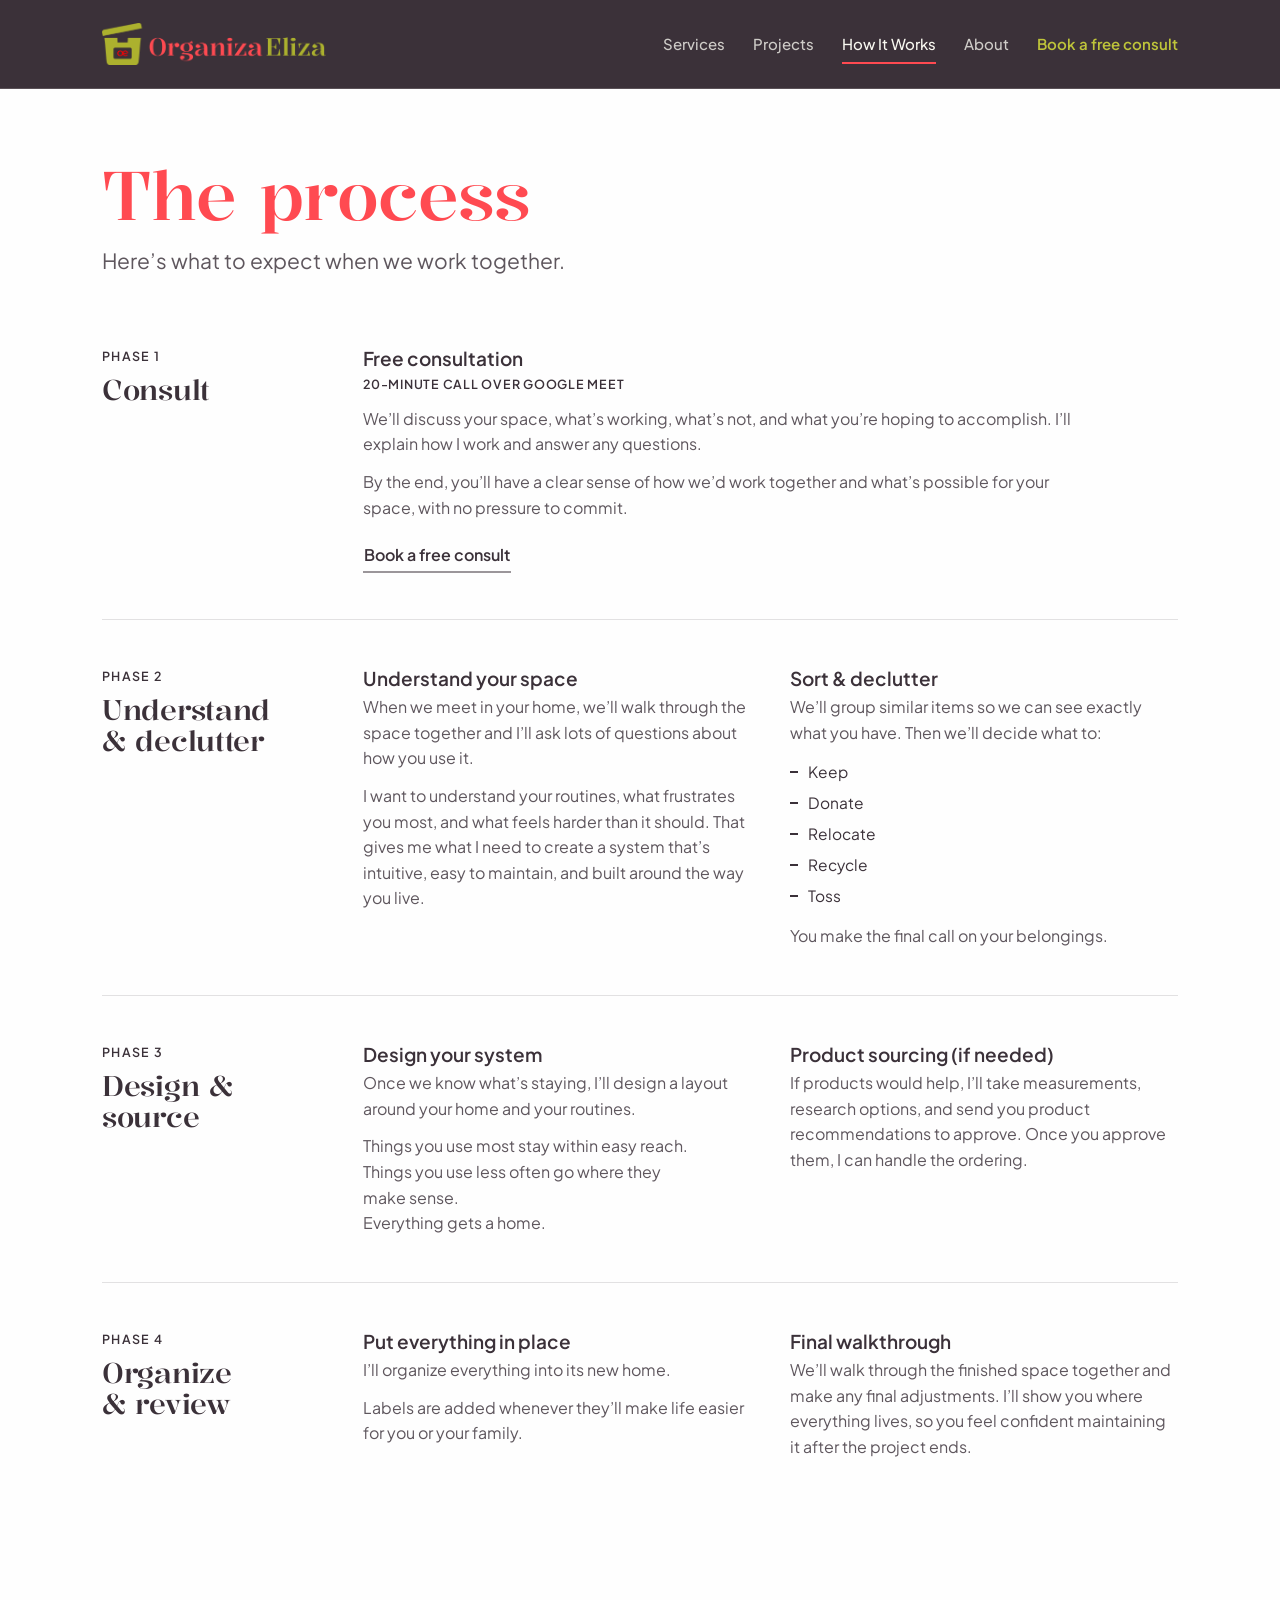
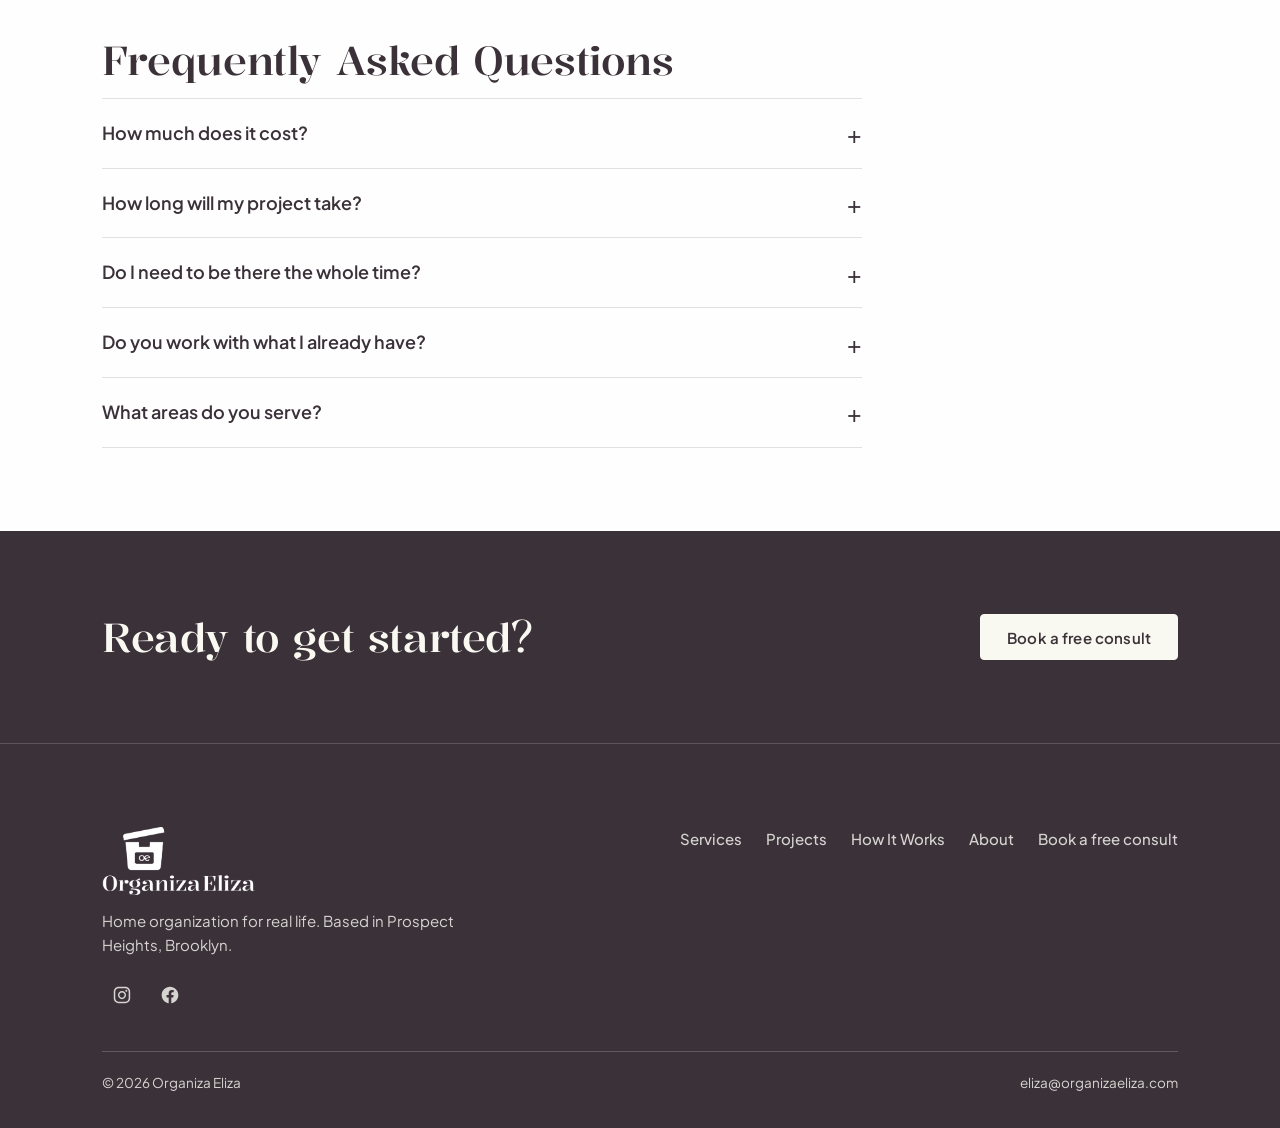
<file: how-it-works.html>
<!DOCTYPE html>
<html lang="en">
<head>
<meta charset="UTF-8">
<meta name="viewport" content="width=device-width, initial-scale=1.0">
<title>The process · Organiza Eliza</title>
<meta name="description" content="The seven-step process, from first call to final walkthrough, grouped into four clear phases.">
<!-- link preview (Facebook, iMessage, WhatsApp, LinkedIn) -->
<meta property="og:type" content="website">
<meta property="og:site_name" content="Organiza Eliza">
<meta property="og:locale" content="en_US">
<meta property="og:url" content="https://organizaeliza.com/how-it-works.html">
<meta property="og:title" content="The process · Organiza Eliza">
<meta property="og:description" content="The seven-step process, from first call to final walkthrough, grouped into four clear phases.">
<meta property="og:image" content="https://organizaeliza.com/og-image.png">
<meta property="og:image:secure_url" content="https://organizaeliza.com/og-image.png">
<meta property="og:image:type" content="image/png">
<meta property="og:image:width" content="1200">
<meta property="og:image:height" content="630">
<meta property="og:image:alt" content="Organiza Eliza — home organization for real life">
<meta name="twitter:card" content="summary_large_image">
<meta name="twitter:title" content="The process · Organiza Eliza">
<meta name="twitter:description" content="The seven-step process, from first call to final walkthrough, grouped into four clear phases.">
<meta name="twitter:image" content="https://organizaeliza.com/og-image.png">
<link rel="canonical" href="https://organizaeliza.com/how-it-works.html">
<meta name="theme-color" content="#3b3139">
<link rel="icon" href="mark-color.png" type="image/png">
<link rel="preconnect" href="https://fonts.googleapis.com">
<link rel="preconnect" href="https://fonts.gstatic.com" crossorigin>
<link href="https://fonts.googleapis.com/css2?family=Kalnia:wght@100..700&family=Plus+Jakarta+Sans:wght@200..800&display=swap" rel="stylesheet">
<style>
*,*::before,*::after{box-sizing:border-box;margin:0;padding:0}
:root{
  /* ---------- PALETTE (Aug 2026 rebrand) ---------- */
  --white:#fefefe;                    /* main page background */
  --cream:#f9f9f1;                    /* text-heavy section bg; light text on dark */
  --plum:#3b3139;                     /* PRIMARY dark: nav, footer, bands, headings, body */
  --plum-2:#2c242a;                   /* darker plum, hovers */
  --forest:#2f4739;                   /* alternate dark, available - unused by default */
  --red:#ff4a51; --red-text:#d63038;                      /* accent: underlines, .h1 display, emphasis */
  --pea:#bfc53a; --card-fill:#cfcace; --tcard-fill:#ebebc9;                      /* FILL ONLY - fails contrast as text on light */
  --ink:#3b3139;                      /* body text (same as plum) */
  --muted:rgba(59,49,57,0.70);        /* secondary text - 0.70 min to stay AA on white */
  --rule:rgba(59,49,57,0.14);
  --on-dark:#f9f9f1;                  /* text on plum/forest */
  --on-dark-soft:rgba(249,249,241,0.82);
  --slate:#6878A0;                    /* focus ring on light bg only - not a brand color */
  --nav-logo-h:clamp(32px,4.2vw,42px); --nav-bar-h:clamp(64px,7.5vw,88px); --footer-logo-h:clamp(56px,7vw,68px);
  /* type tokens */
  --font:'Plus Jakarta Sans','Helvetica Neue',Helvetica,Arial,sans-serif;
  --display:'Kalnia',Georgia,'Times New Roman',serif;
  --display-weight:500;
  /* grid + spacing */
  --maxw:1180px; --pad:clamp(26px,4.2vw,52px);
  --section:clamp(48px,6.5vw,88px); --measure:64ch;
  --edge:calc(max((100vw - 1180px)/2, 0px) + var(--pad));
  /* text-width hierarchy */
  --w-lede:740px; --w-body:660px; --w-pov:920px;
}
html{scroll-behavior:smooth;-webkit-text-size-adjust:100%}
body{background:var(--white);color:var(--ink);font-family:var(--font);font-weight:400;
  font-size:17px;line-height:1.6;-webkit-font-smoothing:antialiased}
img{max-width:100%;display:block}
a{color:inherit;text-decoration:none}
h1,h2,h3,h4{font-family:var(--display);color:var(--plum);font-weight:500;line-height:1.1}
strong{font-weight:600}
em{font-style:italic}

.wrap{width:100%;max-width:var(--maxw);margin:0 auto;padding:0 var(--pad)}

/* type scale */
.h1{font-family:var(--display);font-weight:500;color:var(--red);
  font-size:clamp(42px,5.4vw,68px);line-height:1.02;letter-spacing:-0.015em;text-wrap:balance}
.h2{font-family:var(--display);font-weight:500;color:var(--plum);
  font-size:clamp(30px,3.4vw,40px);line-height:1.08;letter-spacing:-0.01em;text-wrap:balance}
.h3{font-family:var(--display);font-weight:500;color:var(--plum);
  font-size:clamp(20px,1.8vw,23px);line-height:1.25}
.lead{font-family:var(--font);font-size:clamp(18px,1.8vw,21px);line-height:1.55;color:rgba(59,49,57,0.82)}
.body{font-size:17px;line-height:1.62}
.small{font-size:13.5px}
.muted{color:var(--muted)}
.kicker{font-family:var(--font);font-weight:600;font-size:13px;letter-spacing:0.1em;
  text-transform:uppercase;color:var(--plum)}
p+p{margin-top:14px}

/* sections + bands */
.sec{padding:var(--section) 0}
.sec-tight{padding:calc(var(--section)*0.6) 0}
.page-head{padding:calc(var(--section)*0.85) 0 0}
.page-head .h1{max-width:18ch;margin-bottom:16px}
.page-head p{max-width:var(--w-lede);color:rgba(59,49,57,0.82);text-wrap:pretty}
.lead{text-wrap:pretty}
.band-sand{background:var(--cream);color:var(--ink)}
.band-olive{background:var(--plum);color:var(--on-dark)}
.band-olive :is(h1,h2,h3,h4,.h1,.h2,.h3){color:var(--on-dark)}
.band-olive .kicker{color:var(--cream)}
.band-olive .lead,.band-olive p{color:var(--on-dark-soft)}
.rule{height:1px;background:var(--rule);border:0}
.sec-head{display:flex;justify-content:space-between;align-items:flex-end;gap:20px;flex-wrap:wrap;margin-bottom:28px}
.more{margin-top:28px}

/* buttons - one system */
.btn{display:inline-flex;align-items:center;justify-content:center;gap:.5em;
  background:var(--plum);color:var(--cream);font-family:var(--font);font-weight:600;font-size:15px;
  line-height:1;min-height:46px;padding:0 26px;border:1px solid var(--plum);border-radius:4px;
  letter-spacing:.01em;cursor:pointer;transition:background .18s ease,border-color .18s ease}
.btn:hover{background:var(--plum-2);border-color:var(--plum-2)}
.band-olive .btn{background:var(--cream);color:var(--plum);border-color:var(--cream)}
.band-olive .btn:hover{background:var(--pea);border-color:var(--pea)}

/* secondary links - one clear treatment */
.textlink,.arrow{display:inline-flex;align-items:center;gap:.4em;font-family:var(--font);font-weight:600;
  color:var(--plum);padding:6px 1px 3px;border-bottom:2px solid rgba(59,49,57,0.5);
  transition:border-color .18s ease,gap .18s ease}
.textlink:hover,.arrow:hover{border-bottom-color:var(--plum)}
.arrow:hover{gap:.62em}
.band-olive .textlink,.band-olive .arrow{color:var(--cream);border-bottom-color:rgba(249,249,241,0.65)}
.band-olive .textlink:hover,.band-olive .arrow:hover{border-bottom-color:var(--cream)}

/* focus states (not color-only) */
a:focus-visible,button:focus-visible,summary:focus-visible,.btn:focus-visible{
  outline:2px solid var(--slate);outline-offset:2px;border-radius:2px}
.site-header a:focus-visible,.site-header button:focus-visible{outline-color:var(--cream)}

/* header / nav */
.site-header{position:sticky;top:0;z-index:60;background:var(--plum);
  border-bottom:1px solid rgba(249,249,241,0.16);
  transition:box-shadow .25s ease,background-color .25s ease,border-color .25s ease}
.site-header.scrolled{background:var(--plum);border-bottom-color:rgba(249,249,241,0.24);
  box-shadow:0 1px 12px rgba(20,16,19,0.28)}
.nav-in{display:flex;align-items:center;justify-content:space-between;gap:20px;
  min-height:max(var(--nav-bar-h), calc(var(--nav-logo-h) + 20px));padding:10px var(--pad)}
.brand{display:flex;align-items:center;gap:11px}
.emark{display:block}
.brand .emark{height:24px;width:auto}
.brand .logo-lockup{display:block;height:var(--nav-logo-h);width:auto}
.brand-name{font-family:var(--font);font-weight:600;font-size:16px;letter-spacing:.01em;color:var(--ink)}
.nav{display:flex;align-items:center;gap:28px}
.nav a{font-family:var(--font);font-weight:500;font-size:15px;color:rgba(249,249,241,0.78);
  position:relative;padding:6px 0}
.nav a:hover{color:var(--cream)}
.nav a[aria-current="page"]{color:var(--cream)}
.nav a[aria-current="page"]::after{content:"";position:absolute;left:0;right:0;bottom:-2px;height:2px;background:var(--red)}
.nav .book{color:var(--pea);font-weight:600}
.nav .book:hover{text-decoration:underline;text-underline-offset:3px}
.nav-toggle{display:none;background:none;border:0;font-size:24px;line-height:1;color:var(--cream);
  cursor:pointer;width:44px;height:44px;align-items:center;justify-content:center}

/* footer */
.site-footer{background:var(--plum);color:var(--on-dark);padding:var(--section) 0 34px;
  border-top:1px solid rgba(249,249,241,0.18)}
.foot-top{display:flex;justify-content:space-between;gap:32px;flex-wrap:wrap;align-items:flex-start}
.foot-brand{display:flex;align-items:center;gap:12px}
.foot-brand .foot-logo{display:block;height:var(--footer-logo-h);width:auto}
.foot-brand .brand-name{color:var(--on-dark);font-size:18px}
.foot-tag{margin-top:14px;color:var(--on-dark-soft);font-size:15px;max-width:34ch}
.foot-links{display:flex;flex-wrap:wrap;gap:8px 24px}
.foot-links a{color:var(--on-dark-soft);font-size:15px;font-weight:500}
.foot-links a:hover{color:var(--white)}
/* social icons - inline SVG so fill:currentColor adapts to light and dark backgrounds */
.social{display:flex;align-items:center;gap:8px;list-style:none;margin:0;padding:0}
.social a{display:inline-flex;align-items:center;justify-content:center;width:40px;height:40px;
  border-radius:999px;color:var(--plum);transition:color .18s ease,background-color .18s ease}
.social a:hover{color:var(--red);background:rgba(59,49,57,0.07)}
.social svg{display:block;width:20px;height:20px}
.social .ig svg{width:22px;height:22px}
.site-footer .social{margin-top:18px}
.site-footer .social a{color:var(--on-dark-soft)}
.site-footer .social a:hover{color:var(--white);background:rgba(249,249,241,0.12)}
.about-contact{margin-top:18px;font-size:15px;color:var(--muted)}
.about-contact a{color:var(--plum);font-weight:600;border-bottom:2px solid rgba(59,49,57,0.35)}
.about-contact a:hover{border-bottom-color:var(--red-text);color:var(--red-text)}
.foot-bottom{display:flex;justify-content:space-between;gap:16px;flex-wrap:wrap;margin-top:36px;padding-top:20px;
  border-top:1px solid rgba(249,249,241,0.2);font-size:13.5px;color:var(--on-dark-soft)}

/* ---- hero (full-bleed image) ---- */
.hero{display:grid;grid-template-columns:1.05fr 0.95fr;align-items:stretch;gap:0}
.hero-copy{align-self:center;max-width:calc(490px + var(--edge));padding:clamp(44px,6vw,84px) clamp(28px,4vw,56px) clamp(44px,6vw,84px) var(--edge)}
.hero-copy .h1{margin-bottom:20px}
.hero-copy .lead{margin-bottom:28px;max-width:34ch}
.hero-actions{display:flex;align-items:center;gap:24px;flex-wrap:wrap;margin-bottom:26px}
.hero-media{position:relative;min-height:clamp(420px,50vw,600px);margin:0}
.hero-media img{position:absolute;inset:0;width:100%;height:100%;object-fit:cover;border-radius:0}
.hero-util{font-size:13.5px;color:var(--muted);letter-spacing:.01em}

/* ---- home services cards ---- */
.cards4{display:grid;grid-template-columns:repeat(4,1fr);gap:20px}
.cards4 .card{background:var(--card-fill);border-radius:4px;padding:24px 22px}
.cards4 .card h3{color:var(--plum);font-family:var(--font);font-weight:700;font-size:17px;line-height:1.25;margin-bottom:8px}
.cards4 .card p{font-size:14px;line-height:1.5;color:var(--ink)}
@media(max-width:820px){.cards4{grid-template-columns:1fr 1fr}}
@media(max-width:520px){.cards4{grid-template-columns:1fr}}

/* ---- POV ---- */
.pov-sec{padding:clamp(40px,5vw,62px) 0}
.pov-statement{font-family:var(--font);font-weight:500;color:var(--cream);
  font-size:clamp(20px,2.2vw,27px);line-height:1.32;letter-spacing:-0.01em;max-width:820px}
.pov-accent{font-family:var(--display);font-style:italic;font-weight:500;color:var(--red);
  font-size:clamp(23px,2.5vw,31px);line-height:1.15;letter-spacing:-0.01em;margin:clamp(15px,2vw,24px) 0}
.pov-body{margin-top:0;max-width:640px;color:var(--cream);font-size:clamp(15px,1.3vw,17px);line-height:1.55}
.band-olive .pov-statement,.band-olive .pov-body{color:var(--cream)}
.band-olive .pov-accent{color:var(--red)}
@media(max-width:640px){.pov-sec{padding:clamp(40px,10vw,52px) 0}}

/* ---- recent projects grid ---- */
.pgrid{display:grid;grid-template-columns:repeat(3,1fr);gap:24px}
.pgrid figure{margin:0}
.pgrid img{width:100%;aspect-ratio:1/1;object-fit:cover;border-radius:2px}
.pgrid figcaption{font-size:13px;color:var(--muted);margin-top:8px}
@media(max-width:560px){.pgrid{grid-template-columns:1fr;gap:16px}}

/* ---- process preview (thin rules, no cards) ---- */
.phases{display:grid;grid-template-columns:repeat(4,1fr);gap:24px}
.phase{border-top:1px solid var(--rule);padding-top:16px}
.phase .pnum{font-family:var(--display);font-size:30px;color:var(--plum);line-height:1;display:block;margin-bottom:10px}
.phase h3{font-family:var(--font);font-size:16px;font-weight:700;color:var(--ink);margin-bottom:6px}
.phase p{font-size:14px;color:rgba(59,49,57,0.78);line-height:1.5}
@media(max-width:820px){.phases{grid-template-columns:1fr 1fr;gap:28px}}
@media(max-width:520px){.phases{grid-template-columns:1fr}}

/* ---- about teaser (home) ---- */
.about-t{display:grid;grid-template-columns:0.85fr 1.15fr;gap:clamp(28px,4vw,52px);align-items:center}
.about-t .portrait img{width:100%;aspect-ratio:4/5;object-fit:cover;border-radius:2px}
@media(max-width:720px){.about-t{grid-template-columns:1fr;gap:24px}}

/* ---- testimonial marquee (float-by, hover/focus to pause) ---- */
.marquee{overflow:hidden;margin-top:22px}
.marquee-track{display:flex;width:max-content;animation:marquee 78s linear infinite;will-change:transform}
.marquee:hover .marquee-track,.marquee:focus-within .marquee-track,.marquee:focus .marquee-track{animation-play-state:paused}
@keyframes marquee{from{transform:translateX(0)}to{transform:translateX(-50%)}}
.tcard{flex:0 0 330px;width:330px;margin-right:20px;background:var(--tcard-fill);border:1px solid rgba(59,49,57,0.08);border-radius:4px;padding:24px}
.tcard blockquote{font-family:var(--display);font-weight:500;color:var(--ink);font-size:18.5px;line-height:1.36;letter-spacing:-0.005em}
.tcard .who{margin-top:14px;font-family:var(--font);font-size:12.5px;font-weight:600;letter-spacing:.06em;text-transform:uppercase;color:rgba(59,49,57,0.74)}
.marquee:focus-visible{outline:2px solid var(--slate);outline-offset:2px}
@media (prefers-reduced-motion: reduce){.marquee{overflow-x:auto}.marquee-track{animation:none}}

/* ---- CTA finale ---- */
.finale{display:grid;grid-template-columns:1.2fr auto;gap:28px;align-items:center}
.finale .h2{margin:0;max-width:20ch}
.finale-side{justify-self:end}
@media(max-width:640px){.finale{grid-template-columns:1fr;gap:22px}.finale-side{justify-self:start}}

/* ---- how it works: one unified process (phase rows, thin rules, no cards, no step numbers) ---- */
.process{margin-top:8px}
.phase-row{display:grid;grid-template-columns:210px 1fr;gap:clamp(24px,4vw,60px);
  padding:clamp(30px,3.6vw,46px) 0;border-top:1px solid var(--rule)}
.phase-row:first-child{border-top:0;padding-top:clamp(4px,1vw,10px)}
.phase-n{display:block;font-family:var(--font);font-weight:600;font-size:12.5px;
  letter-spacing:.1em;text-transform:uppercase;color:var(--plum);margin-bottom:8px}
.phase-title{display:block;font-family:var(--display);font-weight:500;color:var(--plum);
  font-size:clamp(27px,2.2vw,29px);line-height:1.12;letter-spacing:-0.01em;text-wrap:balance}
.phase-steps{display:grid;grid-template-columns:1fr;gap:clamp(24px,3vw,38px);align-items:start}
.phase-steps.two{grid-template-columns:1fr 1fr;gap:clamp(24px,3vw,38px)}
.pstep h3{font-family:var(--font);font-size:19px;font-weight:600;color:var(--ink);margin-bottom:4px;line-height:1.28}
.pstep .sub{font-size:12.5px;font-weight:600;letter-spacing:.06em;text-transform:uppercase;color:var(--plum);margin:2px 0 12px}
.pstep p{color:rgba(59,49,57,0.82);font-size:16px;line-height:1.6;max-width:60ch;text-wrap:pretty}
.pstep p+p{margin-top:12px}
.pstep ul{margin:12px 0 0;padding:0}
.pstep ul li{list-style:none;padding:3px 0 3px 18px;position:relative;font-size:15.5px}
.pstep ul li::before{content:"";position:absolute;left:0;top:14px;width:8px;height:2px;background:var(--plum)}
@media(max-width:760px){
  .phase-row{grid-template-columns:1fr;gap:16px;padding:clamp(26px,7vw,34px) 0}
  .phase-steps.two{grid-template-columns:1fr;gap:26px}
}

/* ---- FAQ accordion ---- */
.faq{max-width:760px}
.faq details{border-top:1px solid var(--rule)}
.faq details:last-of-type{border-bottom:1px solid var(--rule)}
.faq summary{list-style:none;cursor:pointer;padding:20px 0;font-family:var(--font);font-weight:600;font-size:18px;
  color:var(--ink);display:flex;justify-content:space-between;align-items:center;gap:20px}
.faq summary::-webkit-details-marker{display:none}
.faq summary .pm{color:var(--plum);font-weight:400;font-size:24px;line-height:1;flex:0 0 auto;transition:transform .18s}
.faq details[open] summary .pm{transform:rotate(45deg)}
.faq .ans{color:rgba(59,49,57,0.82);padding:0 0 20px;max-width:64ch}
.faq .ans p+p{margin-top:12px}

/* ---- services page cards ---- */
.svc-cards{display:grid;grid-template-columns:1fr 1fr;gap:22px;align-items:start}
.scard{background:var(--card-fill);border-radius:4px;padding:clamp(24px,3vw,34px)}
.scard .scard-title{font-family:var(--display);color:var(--plum);font-weight:500;
  font-size:clamp(22px,2.2vw,26px);line-height:1.15;margin-bottom:10px}
.scard p{color:var(--ink);font-size:16px;line-height:1.55}
.roomcols{columns:2;column-gap:30px;margin-top:16px}
.roomcols li{list-style:none;font-size:15px;line-height:1.5;padding:3px 0 3px 16px;position:relative;break-inside:avoid;color:var(--ink)}
.roomcols li::before{content:"";position:absolute;left:0;top:13px;width:7px;height:2px;background:var(--plum)}
.rate-note{margin-top:36px;max-width:64ch;padding-top:22px;border-top:1px solid var(--rule);
  font-size:15px;line-height:1.6;color:var(--muted)}
.figure-wide{margin:0}
.figure-wide img{width:100%;aspect-ratio:16/9;object-fit:cover;border-radius:2px}
.figure-wide figcaption{font-size:13px;color:var(--muted);margin-top:8px}
@media(max-width:720px){.svc-cards{grid-template-columns:1fr}}

/* ---- about page (full-bleed portrait) ---- */
.about-hero{display:grid;grid-template-columns:1.05fr 0.95fr;align-items:center;gap:clamp(28px,4vw,52px);
  max-width:var(--maxw);margin:0 auto;padding:0 var(--pad)}
.about-hero .copy{align-self:center;max-width:520px;padding:clamp(36px,6vw,68px) 0}
.about-hero .pic{position:relative;min-height:0;aspect-ratio:4/5;border-radius:3px;overflow:hidden;margin:0;background:var(--cream)}
.about-hero .pic img{position:absolute;inset:0;width:100%;height:100%;object-fit:cover;object-position:center}
.story{max-width:var(--w-body)}
.story p{font-size:18px;line-height:1.72;color:rgba(59,49,57,0.86);text-wrap:pretty}
.story p+p{margin-top:18px}
.story .lede{font-size:20px;color:var(--ink)}
.story .pull{font-family:var(--display);font-weight:500;color:var(--plum);
  font-size:clamp(25px,3.2vw,36px);line-height:1.18;letter-spacing:-0.01em;margin:34px 0;max-width:22ch}
@media(max-width:760px){.about-hero{grid-template-columns:1fr;gap:22px}.about-hero .copy{order:1;padding:clamp(28px,7vw,44px) 0 0}.about-hero .pic{order:2;aspect-ratio:4/5;width:100%;max-width:440px;margin:0 auto}}

/* ---- gallery masonry + lightbox ---- */
.masonry{columns:3;column-gap:20px}
.masonry figure{margin:0 0 20px;break-inside:avoid}
.masonry .lb{display:block;width:100%;border:0;padding:0;margin:0;background:none;cursor:zoom-in;border-radius:2px;overflow:hidden}
.masonry img{width:100%;display:block;border-radius:2px}
.masonry figcaption{font-size:13px;color:var(--muted);margin-top:7px}
@media(max-width:900px){.masonry{columns:2}}
@media(max-width:560px){.masonry{columns:1}}
.lightbox{position:fixed;inset:0;z-index:100;background:rgba(28,23,27,0.92);
  display:none;align-items:center;justify-content:center;padding:clamp(16px,4vw,48px)}
.lightbox[open],.lightbox.is-open{display:flex}
.lightbox figure{margin:0;max-width:min(1000px,92vw);max-height:90vh;display:flex;flex-direction:column;gap:10px}
.lightbox img{max-width:100%;max-height:82vh;object-fit:contain;border-radius:2px}
.lightbox figcaption{color:var(--on-dark-soft);font-size:14px;text-align:center}
.lb-close{position:absolute;top:16px;right:18px;width:44px;height:44px;border-radius:999px;border:1px solid rgba(254,254,254,0.4);
  background:transparent;color:var(--white);font-size:22px;cursor:pointer;display:flex;align-items:center;justify-content:center}
.lb-close:hover{background:rgba(254,254,254,0.12)}

/* ---- booking ---- */
.book-wrap{display:grid;grid-template-columns:0.8fr 1.2fr;gap:clamp(28px,4vw,48px);align-items:start}
.book-expect ul{margin-top:18px;padding:0}
.book-expect li{list-style:none;padding:8px 0 8px 20px;position:relative;color:rgba(59,49,57,0.82)}
.book-expect li::before{content:"";position:absolute;left:0;top:19px;width:9px;height:2px;background:var(--plum)}
.cal{border:1px solid var(--rule);background:var(--white);padding:6px;border-radius:4px}
.cal iframe{width:100%;min-height:660px;border:0;display:block}
@media(max-width:820px){.book-wrap{grid-template-columns:1fr;gap:26px}}

/* ---- mobile nav ---- */
@media(max-width:860px){
  .nav-toggle{display:inline-flex}
  .nav{position:absolute;top:100%;left:0;right:0;background:var(--plum);border-bottom:1px solid rgba(249,249,241,0.18);
    flex-direction:column;align-items:flex-start;gap:0;padding:8px var(--pad) 18px;display:none}
  .nav.open{display:flex}
  .nav a{padding:13px 0;width:100%;font-size:16px}
  .nav a[aria-current="page"]::after{display:none}
  .hero{grid-template-columns:1fr}
  .hero-copy{order:1;padding:clamp(40px,8vw,56px) var(--pad) 8px}
  .hero-media{order:2;min-height:clamp(300px,70vw,420px)}
}

/* ---- reduced motion ---- */
@media (prefers-reduced-motion: reduce){
  html{scroll-behavior:auto}
  *,*::before,*::after{animation-duration:0.01ms!important;transition-duration:0.01ms!important}
}
</style>

<!-- theme tokens: loaded last so it overrides the inline fallback above -->
<link rel="stylesheet" href="theme.css">
    <!-- structured data -->
  <script type="application/ld+json">
{
  "@context": "https://schema.org",
  "@type": "LocalBusiness",
  "@id": "https://organizaeliza.com/#business",
  "name": "Organiza Eliza",
  "legalName": "Eliza Filler d/b/a Organiza Eliza",
  "alternateName": "Organiza Eliza Home Organizing",
  "description": "Professional home organizing in Brooklyn and Manhattan. Whole-home decluttering, closet and pantry systems, moving support, and organizing through life transitions.",
  "url": "https://organizaeliza.com/",
  "logo": "https://organizaeliza.com/logo-color-horiz-web.png",
  "image": "https://organizaeliza.com/og-image.png",
  "email": "eliza@organizaeliza.com",
  "priceRange": "$$",
  "currenciesAccepted": "USD",
  "knowsLanguage": "en-US",
  "address": {
    "@type": "PostalAddress",
    "addressLocality": "Brooklyn",
    "addressRegion": "NY",
    "addressCountry": "US"
  },
  "founder": {
    "@type": "Person",
    "name": "Eliza Filler",
    "jobTitle": "Professional Home Organizer"
  },
  "areaServed": [
    {
      "@type": "AdministrativeArea",
      "name": "Brooklyn, New York"
    },
    {
      "@type": "AdministrativeArea",
      "name": "Manhattan, New York"
    },
    {
      "@type": "Place",
      "name": "Brooklyn Heights, Brooklyn, NY"
    },
    {
      "@type": "Place",
      "name": "DUMBO, Brooklyn, NY"
    },
    {
      "@type": "Place",
      "name": "Cobble Hill, Brooklyn, NY"
    },
    {
      "@type": "Place",
      "name": "Carroll Gardens, Brooklyn, NY"
    },
    {
      "@type": "Place",
      "name": "Boerum Hill, Brooklyn, NY"
    },
    {
      "@type": "Place",
      "name": "Park Slope, Brooklyn, NY"
    },
    {
      "@type": "Place",
      "name": "South Slope, Brooklyn, NY"
    },
    {
      "@type": "Place",
      "name": "Greenwood Heights, Brooklyn, NY"
    },
    {
      "@type": "Place",
      "name": "Prospect Heights, Brooklyn, NY"
    },
    {
      "@type": "Place",
      "name": "Fort Greene, Brooklyn, NY"
    },
    {
      "@type": "Place",
      "name": "Clinton Hill, Brooklyn, NY"
    },
    {
      "@type": "Place",
      "name": "Vinegar Hill, Brooklyn, NY"
    },
    {
      "@type": "Place",
      "name": "Downtown Brooklyn, Brooklyn, NY"
    },
    {
      "@type": "Place",
      "name": "Gowanus, Brooklyn, NY"
    },
    {
      "@type": "Place",
      "name": "Columbia Street Waterfront, Brooklyn, NY"
    },
    {
      "@type": "Place",
      "name": "Windsor Terrace, Brooklyn, NY"
    },
    {
      "@type": "Place",
      "name": "Ditmas Park, Brooklyn, NY"
    },
    {
      "@type": "Place",
      "name": "Prospect Park South, Brooklyn, NY"
    },
    {
      "@type": "Place",
      "name": "Williamsburg, Brooklyn, NY"
    },
    {
      "@type": "Place",
      "name": "Greenpoint, Brooklyn, NY"
    },
    {
      "@type": "Place",
      "name": "Tribeca, Manhattan, NY"
    },
    {
      "@type": "Place",
      "name": "SoHo, Manhattan, NY"
    },
    {
      "@type": "Place",
      "name": "West Village, Manhattan, NY"
    },
    {
      "@type": "Place",
      "name": "Greenwich Village, Manhattan, NY"
    },
    {
      "@type": "Place",
      "name": "Battery Park City, Manhattan, NY"
    },
    {
      "@type": "Place",
      "name": "Financial District, Manhattan, NY"
    },
    {
      "@type": "Place",
      "name": "Gramercy Park, Manhattan, NY"
    },
    {
      "@type": "Place",
      "name": "Flatiron, Manhattan, NY"
    },
    {
      "@type": "Place",
      "name": "Chelsea, Manhattan, NY"
    },
    {
      "@type": "Place",
      "name": "NoHo, Manhattan, NY"
    },
    {
      "@type": "Place",
      "name": "NoLIta, Manhattan, NY"
    },
    {
      "@type": "Place",
      "name": "Union Square, Manhattan, NY"
    },
    {
      "@type": "Place",
      "name": "Murray Hill, Manhattan, NY"
    },
    {
      "@type": "Place",
      "name": "Turtle Bay, Manhattan, NY"
    },
    {
      "@type": "Place",
      "name": "Midtown East, Manhattan, NY"
    },
    {
      "@type": "Place",
      "name": "Hudson Yards, Manhattan, NY"
    },
    {
      "@type": "Place",
      "name": "Kips Bay, Manhattan, NY"
    }
  ],
  "serviceType": [
    "Home organizing",
    "Professional organizer",
    "Decluttering service",
    "Closet organization",
    "Pantry organization",
    "Kitchen organization",
    "Nursery organization",
    "Playroom organization",
    "Home office organization",
    "Basement and garage organization",
    "Move-in organizing",
    "Unpacking service",
    "Estate cleanout",
    "Downsizing assistance",
    "Paper organization",
    "Photo organization"
  ],
  "hasOfferCatalog": {
    "@type": "OfferCatalog",
    "name": "Home organizing services",
    "itemListElement": [
      {
        "@type": "Offer",
        "itemOffered": {
          "@type": "Service",
          "name": "Whole-home organization",
          "description": "Decluttering, organizing and simple systems for every room — kitchens, pantries, closets, nurseries, playrooms, home offices, basements and garages.",
          "provider": {
            "@id": "https://organizaeliza.com/#business"
          },
          "areaServed": [
            {
              "@type": "AdministrativeArea",
              "name": "Brooklyn, New York"
            },
            {
              "@type": "AdministrativeArea",
              "name": "Manhattan, New York"
            }
          ]
        }
      },
      {
        "@type": "Offer",
        "itemOffered": {
          "@type": "Service",
          "name": "Moving support",
          "description": "Packing before a move, then unpacking and setting up the new home from day one.",
          "provider": {
            "@id": "https://organizaeliza.com/#business"
          },
          "areaServed": [
            {
              "@type": "AdministrativeArea",
              "name": "Brooklyn, New York"
            },
            {
              "@type": "AdministrativeArea",
              "name": "Manhattan, New York"
            }
          ]
        }
      },
      {
        "@type": "Offer",
        "itemOffered": {
          "@type": "Service",
          "name": "Estate cleanouts",
          "description": "Sorting and clearing a home after a death or a move to care, at the pace the family needs.",
          "provider": {
            "@id": "https://organizaeliza.com/#business"
          },
          "areaServed": [
            {
              "@type": "AdministrativeArea",
              "name": "Brooklyn, New York"
            },
            {
              "@type": "AdministrativeArea",
              "name": "Manhattan, New York"
            }
          ]
        }
      },
      {
        "@type": "Offer",
        "itemOffered": {
          "@type": "Service",
          "name": "Downsizing and life transitions",
          "description": "Preparing for a new baby, downsizing to a smaller home, or reorganizing after a change in the household.",
          "provider": {
            "@id": "https://organizaeliza.com/#business"
          },
          "areaServed": [
            {
              "@type": "AdministrativeArea",
              "name": "Brooklyn, New York"
            },
            {
              "@type": "AdministrativeArea",
              "name": "Manhattan, New York"
            }
          ]
        }
      },
      {
        "@type": "Offer",
        "itemOffered": {
          "@type": "Service",
          "name": "Paper and digital organization",
          "description": "Paper filing, photos, videos, documents and digital files.",
          "provider": {
            "@id": "https://organizaeliza.com/#business"
          },
          "areaServed": [
            {
              "@type": "AdministrativeArea",
              "name": "Brooklyn, New York"
            },
            {
              "@type": "AdministrativeArea",
              "name": "Manhattan, New York"
            }
          ]
        }
      }
    ]
  },
  "sameAs": [
    "https://www.instagram.com/organiza.eliza/",
    "https://www.facebook.com/profile.php?id=61586166171385"
  ]
}
</script>
  <!-- /structured data -->
</head>
<body><header class="site-header">
  <div class="wrap nav-in">
    <a href="index.html" class="brand" aria-label="Organiza Eliza, home"><img class="logo-lockup" src="logo-color-horiz-web.png" width="3824" height="717" alt="" loading="eager"></a>
    <button class="nav-toggle" id="navToggle" aria-label="Menu" aria-expanded="false" aria-controls="navMenu">&#9776;</button>
    <nav class="nav" id="navMenu" aria-label="Primary"><a href="services.html">Services</a><a href="gallery.html">Projects</a><a href="how-it-works.html" aria-current="page">How It Works</a><a href="about.html">About</a><a href="schedule.html" class="book">Book a free consult</a></nav>
  </div>
</header><main>
<section class="page-head">
  <div class="wrap">
    <h1 class="h1">The process</h1>
    <p class="lead">Here&rsquo;s what to expect when we work together.</p>
  </div>
</section>

<section class="sec-tight">
  <div class="wrap">
    <div class="process">
      <div class="phase-row"><div class="phase-side"><span class="phase-n">Phase 1</span><span class="phase-title">Consult</span></div><div class="phase-steps"><div class="pstep"><h3>Free consultation</h3><p class="sub">20-minute call over Google Meet</p><p>We&rsquo;ll discuss your space, what&rsquo;s working, what&rsquo;s not, and what you&rsquo;re hoping to accomplish. I&rsquo;ll explain how I work and answer any questions.</p><p>By the end, you&rsquo;ll have a clear sense of how we&rsquo;d work together and what&rsquo;s possible for your space, with no pressure to commit.</p><p style='margin-top:16px'><a class='textlink' href='schedule.html'>Book a free consult</a></p></div></div></div>
      <div class="phase-row"><div class="phase-side"><span class="phase-n">Phase 2</span><span class="phase-title">Understand &amp; declutter</span></div><div class="phase-steps two"><div class="pstep"><h3>Understand your space</h3><p>When we meet in your home, we&rsquo;ll walk through the space together and I&rsquo;ll ask lots of questions about how you use it.</p><p>I want to understand your routines, what frustrates you most, and what feels harder than it should. That gives me what I need to create a system that&rsquo;s intuitive, easy to maintain, and built around the way you live.</p></div><div class="pstep"><h3>Sort &amp; declutter</h3><p>We&rsquo;ll group similar items so we can see exactly what you have. Then we&rsquo;ll decide what to:</p><ul><li>Keep</li><li>Donate</li><li>Relocate</li><li>Recycle</li><li>Toss</li></ul><p style='margin-top:12px'>You make the final call on your belongings.</p></div></div></div>
      <div class="phase-row"><div class="phase-side"><span class="phase-n">Phase 3</span><span class="phase-title">Design &amp; source</span></div><div class="phase-steps two"><div class="pstep"><h3>Design your system</h3><p>Once we know what&rsquo;s staying, I&rsquo;ll design a layout around your home and your routines.</p><p>Things you use most stay within easy reach.<br>Things you use less often go where they make sense.<br>Everything gets a home.</p></div><div class="pstep"><h3>Product sourcing (if needed)</h3><p>If products would help, I&rsquo;ll take measurements, research options, and send you product recommendations to approve. Once you approve them, I can handle the ordering.</p></div></div></div>
      <div class="phase-row"><div class="phase-side"><span class="phase-n">Phase 4</span><span class="phase-title">Organize &amp; review</span></div><div class="phase-steps two"><div class="pstep"><h3>Put everything in place</h3><p>I&rsquo;ll organize everything into its new home.</p><p>Labels are added whenever they&rsquo;ll make life easier for you or your family.</p></div><div class="pstep"><h3>Final walkthrough</h3><p>We&rsquo;ll walk through the finished space together and make any final adjustments. I&rsquo;ll show you where everything lives, so you feel confident maintaining it after the project ends.</p></div></div></div>
    </div>
  </div>
</section>

<section class="sec">
  <div class="wrap">
    <h2 class="h2" style="margin-bottom:16px">Frequently Asked Questions</h2>
    <div class="faq">
      <details><summary>How much does it cost?<span class="pm">+</span></summary><div class="ans"><p>I offer 4-hour-minimum sessions at $85/hour.</p><p>If I purchase organizing products for you, you&rsquo;ll reimburse the product cost plus any transportation needed to bring them to your home.</p></div></details>
      <details><summary>How long will my project take?<span class="pm">+</span></summary><div class="ans"><p>Timing depends on the size of the space, how much we&rsquo;re sorting through, and what you&rsquo;d like to accomplish. After our first session, I&rsquo;ll have a better idea of how much time the rest of the project may take.</p></div></details>
      <details><summary>Do I need to be there the whole time?<span class="pm">+</span></summary><div class="ans"><p>Not the whole time, but I&rsquo;ll need your input at key points.</p><p>We&rsquo;ll work together to decide what to keep, design your new system, and review any product recommendations. In between, many clients choose to work from home, take meetings, run errands, or spend time with their family while I continue organizing.</p></div></details>
      <details><summary>Do you work with what I already have?<span class="pm">+</span></summary><div class="ans"><p>Absolutely. Buying containers is never the goal. Creating a system that works for you is.</p><p>I&rsquo;ll start with the containers, baskets, furniture, and other organizing products you already own. If something new would make the space more functional, I&rsquo;ll take measurements, research options, and send you a list of recommendations.</p><p>You can order the products yourself, or I can order them for you.</p></div></details>
      <details><summary>What areas do you serve?<span class="pm">+</span></summary><div class="ans"><p>I&rsquo;m based in Prospect Heights, Brooklyn and primarily work with clients throughout Brooklyn and nearby neighborhoods in Manhattan and Queens.</p></div></details>
    </div>
  </div>
</section>

<section class="sec band-olive">
  <div class="wrap finale">
    <h2 class="h2">Ready to get started?</h2>
    <div class="finale-side"><a class="btn" href="schedule.html">Book a free consult</a></div>
  </div>
</section>
</main><footer class="site-footer">
  <div class="wrap">
    <div class="foot-top">
      <div>
        <div class="foot-brand"><img class="foot-logo" src="logo-white.png" alt="Organiza Eliza" width="1919" height="855"></div>
        <p class="foot-tag">Home organization for real life. Based in Prospect Heights, Brooklyn.</p>
        <ul class="social"><li><a class="ig" href="https://www.instagram.com/organiza.eliza/" target="_blank" rel="noopener noreferrer" aria-label="Organiza Eliza on Instagram (opens in a new tab)"><svg viewBox="0 0 32 32" fill="currentColor" aria-hidden="true" focusable="false"><path d="M22.3,8.4c-0.8,0-1.4,0.6-1.4,1.4c0,0.8,0.6,1.4,1.4,1.4c0.8,0,1.4-0.6,1.4-1.4C23.7,9,23.1,8.4,22.3,8.4z"/><path d="M16,10.2c-3.3,0-5.9,2.7-5.9,5.9s2.7,5.9,5.9,5.9s5.9-2.7,5.9-5.9S19.3,10.2,16,10.2z M16,19.9c-2.1,0-3.8-1.7-3.8-3.8c0-2.1,1.7-3.8,3.8-3.8c2.1,0,3.8,1.7,3.8,3.8C19.8,18.2,18.1,19.9,16,19.9z"/><path d="M20.8,4h-9.5C7.2,4,4,7.2,4,11.2v9.5c0,4,3.2,7.2,7.2,7.2h9.5c4,0,7.2-3.2,7.2-7.2v-9.5C28,7.2,24.8,4,20.8,4z M25.7,20.8c0,2.7-2.2,5-5,5h-9.5c-2.7,0-5-2.2-5-5v-9.5c0-2.7,2.2-5,5-5h9.5c2.7,0,5,2.2,5,5V20.8z"/></svg></a></li><li><a class="fb" href="https://www.facebook.com/profile.php?id=61586166171385" target="_blank" rel="noopener noreferrer" aria-label="Organiza Eliza on Facebook (opens in a new tab)"><svg viewBox="0 0 24 24" fill="currentColor" aria-hidden="true" focusable="false"><path d="M12 2.03998C6.5 2.03998 2 6.52998 2 12.06C2 17.06 5.66 21.21 10.44 21.96V14.96H7.9V12.06H10.44V9.84998C10.44 7.33998 11.93 5.95998 14.22 5.95998C15.31 5.95998 16.45 6.14998 16.45 6.14998V8.61998H15.19C13.95 8.61998 13.56 9.38998 13.56 10.18V12.06H16.34L15.89 14.96H13.56V21.96C15.9164 21.5878 18.0622 20.3855 19.6099 18.57C21.1576 16.7546 22.0054 14.4456 22 12.06C22 6.52998 17.5 2.03998 12 2.03998Z"/></svg></a></li></ul>
      </div>
      <nav class="foot-links" aria-label="Footer"><a href="services.html">Services</a><a href="gallery.html">Projects</a><a href="how-it-works.html">How It Works</a><a href="about.html">About</a><a href="schedule.html">Book a free consult</a></nav>
    </div>
    <div class="foot-bottom">
      <span>&copy; 2026 Organiza Eliza</span>
      <span><a href="mailto:eliza@organizaeliza.com">eliza@organizaeliza.com</a></span>
    </div>
  </div>
</footer><script>
document.addEventListener('DOMContentLoaded',function(){
  /* header gains a hair of definition once you scroll */
  var hdr=document.querySelector('.site-header');
  if(hdr){var onScroll=function(){hdr.classList.toggle('scrolled',window.scrollY>6);};onScroll();window.addEventListener('scroll',onScroll,{passive:true});}
  /* mobile nav */
  var t=document.getElementById('navToggle'),n=document.getElementById('navMenu');
  if(t&&n){t.addEventListener('click',function(){var o=n.classList.toggle('open');t.setAttribute('aria-expanded',o?'true':'false');t.innerHTML=o?'&times;':'&#9776;';});
    n.querySelectorAll('a').forEach(function(a){a.addEventListener('click',function(){n.classList.remove('open');t.setAttribute('aria-expanded','false');t.innerHTML='&#9776;';});});}

  /* testimonial carousel */
  var car=document.querySelector('[data-carousel]');
  if(car){
    var slides=[].slice.call(car.querySelectorAll('.slide'));
    var dots=[].slice.call(car.querySelectorAll('.dot'));
    var i=0,timer=null;
    var reduce=window.matchMedia('(prefers-reduced-motion: reduce)').matches;
    function show(k){i=(k+slides.length)%slides.length;
      slides.forEach(function(s,x){s.classList.toggle('is-active',x===i);s.setAttribute('aria-hidden',x===i?'false':'true');});
      dots.forEach(function(d,x){d.setAttribute('aria-selected',x===i?'true':'false');});}
    function next(){show(i+1);} function prev(){show(i-1);}
    function start(){if(reduce)return; stop(); timer=setInterval(next,7000);}
    function stop(){if(timer){clearInterval(timer);timer=null;}}
    var pn=car.querySelector('.prev'),nx=car.querySelector('.next');
    if(pn)pn.addEventListener('click',function(){prev();start();});
    if(nx)nx.addEventListener('click',function(){next();start();});
    dots.forEach(function(d,x){d.addEventListener('click',function(){show(x);start();});});
    car.addEventListener('mouseenter',stop); car.addEventListener('mouseleave',start);
    car.addEventListener('focusin',stop); car.addEventListener('focusout',start);
    show(0); start();
  }

  /* gallery lightbox */
  var lb=document.getElementById('lightbox');
  if(lb){
    var lbImg=lb.querySelector('img'),lbCap=lb.querySelector('figcaption'),lastFocus=null;
    function open(src,alt,cap){lastFocus=document.activeElement;lbImg.src=src;lbImg.alt=alt;lbCap.textContent=cap;
      lb.classList.add('is-open');lb.querySelector('.lb-close').focus();document.body.style.overflow='hidden';}
    function close(){lb.classList.remove('is-open');document.body.style.overflow='';if(lastFocus)lastFocus.focus();}
    document.querySelectorAll('.masonry .lb').forEach(function(b){
      b.addEventListener('click',function(){var im=b.querySelector('img');
        open(im.getAttribute('src'),im.getAttribute('alt'),b.getAttribute('data-cap')||'');});});
    lb.addEventListener('click',function(e){if(e.target===lb||e.target.classList.contains('lb-close'))close();});
    document.addEventListener('keydown',function(e){if(e.key==='Escape'&&lb.classList.contains('is-open'))close();});
  }
});
</script></body></html>
</file>
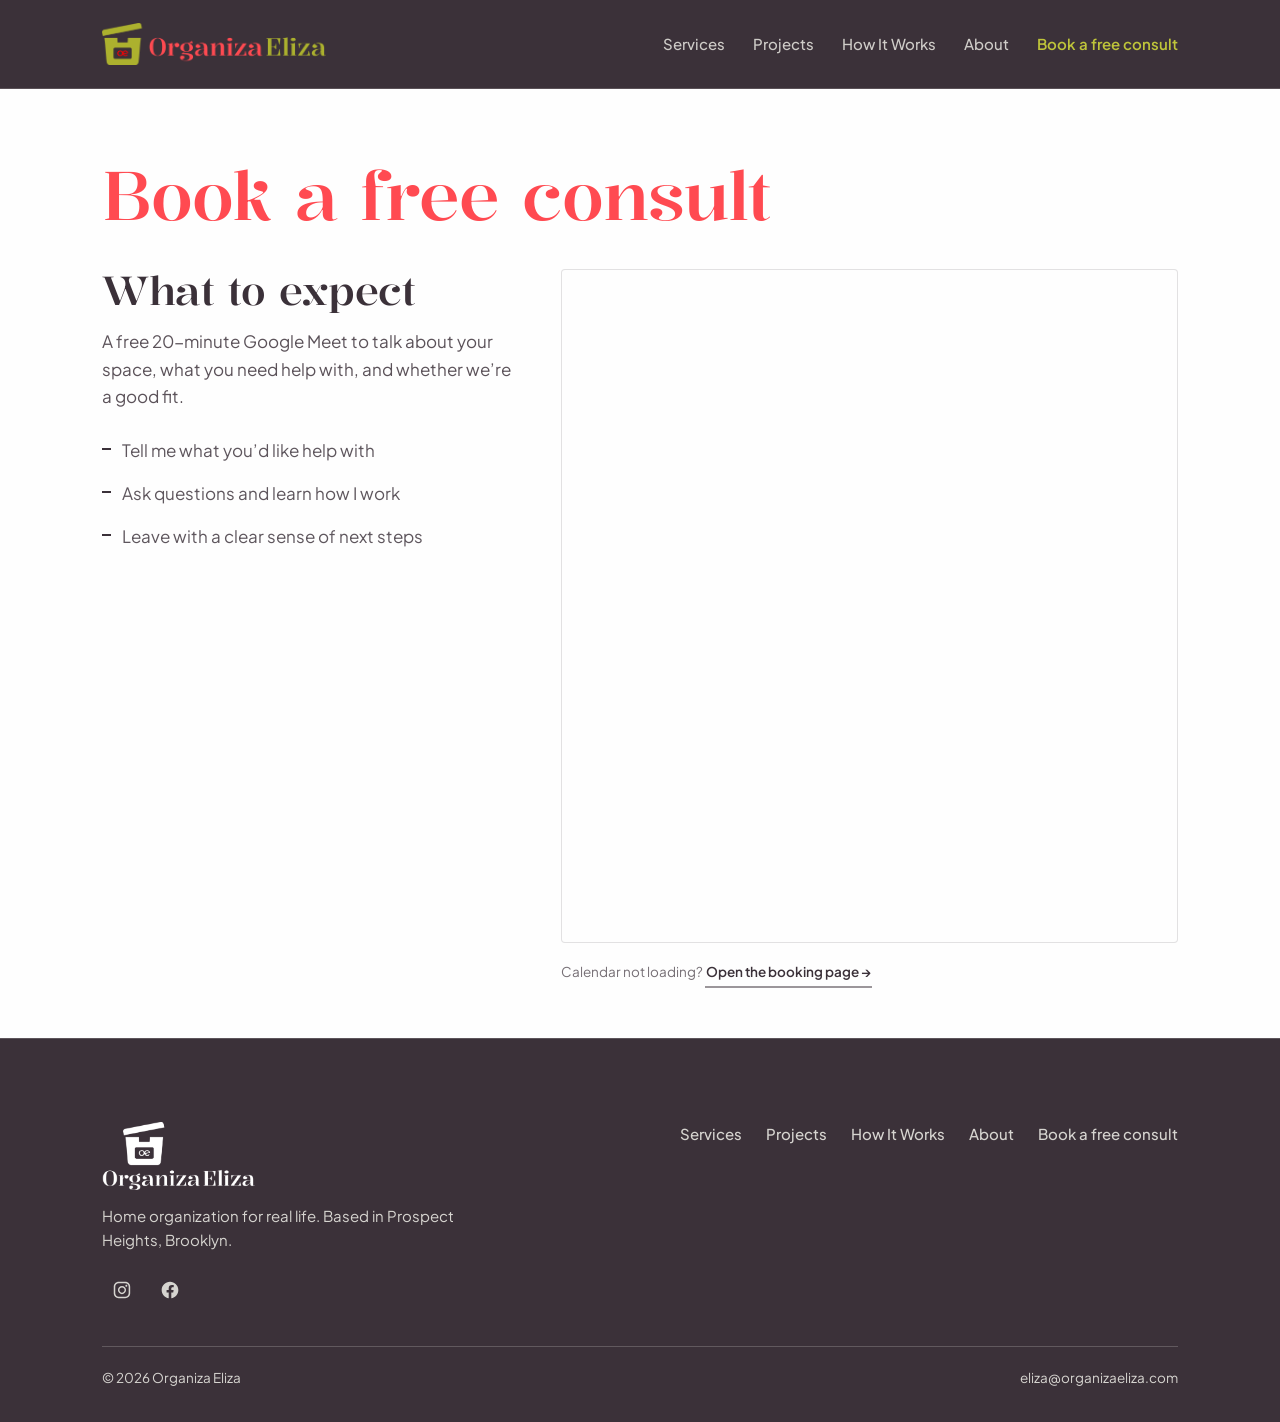
<file: schedule.html>
<!DOCTYPE html>
<html lang="en">
<head>
<meta charset="UTF-8">
<meta name="viewport" content="width=device-width, initial-scale=1.0">
<title>Book a free consult · Organiza Eliza</title>
<meta name="description" content="Book a free 20-minute consult with Organiza Eliza. A low-pressure call about your space.">
<!-- link preview (Facebook, iMessage, WhatsApp, LinkedIn) -->
<meta property="og:type" content="website">
<meta property="og:site_name" content="Organiza Eliza">
<meta property="og:locale" content="en_US">
<meta property="og:url" content="https://organizaeliza.com/schedule.html">
<meta property="og:title" content="Book a free consult · Organiza Eliza">
<meta property="og:description" content="Book a free 20-minute consult with Organiza Eliza. A low-pressure call about your space.">
<meta property="og:image" content="https://organizaeliza.com/og-image.png">
<meta property="og:image:secure_url" content="https://organizaeliza.com/og-image.png">
<meta property="og:image:type" content="image/png">
<meta property="og:image:width" content="1200">
<meta property="og:image:height" content="630">
<meta property="og:image:alt" content="Organiza Eliza — home organization for real life">
<meta name="twitter:card" content="summary_large_image">
<meta name="twitter:title" content="Book a free consult · Organiza Eliza">
<meta name="twitter:description" content="Book a free 20-minute consult with Organiza Eliza. A low-pressure call about your space.">
<meta name="twitter:image" content="https://organizaeliza.com/og-image.png">
<link rel="canonical" href="https://organizaeliza.com/schedule.html">
<meta name="theme-color" content="#3b3139">
<link rel="preconnect" href="https://fonts.googleapis.com">
<link rel="preconnect" href="https://fonts.gstatic.com" crossorigin>
<link href="https://fonts.googleapis.com/css2?family=Kalnia:wght@100..700&family=Plus+Jakarta+Sans:wght@200..800&display=swap" rel="stylesheet">
<style>
*,*::before,*::after{box-sizing:border-box;margin:0;padding:0}
:root{
  /* ---------- PALETTE (Aug 2026 rebrand) ---------- */
  --white:#fefefe;                    /* main page background */
  --cream:#f9f9f1;                    /* text-heavy section bg; light text on dark */
  --plum:#3b3139;                     /* PRIMARY dark: nav, footer, bands, headings, body */
  --plum-2:#2c242a;                   /* darker plum, hovers */
  --forest:#2f4739;                   /* alternate dark, available - unused by default */
  --red:#ff4a51; --red-text:#d63038;                      /* accent: underlines, .h1 display, emphasis */
  --pea:#bfc53a; --card-fill:#cfcace; --tcard-fill:#ebebc9;                      /* FILL ONLY - fails contrast as text on light */
  --ink:#3b3139;                      /* body text (same as plum) */
  --muted:rgba(59,49,57,0.70);        /* secondary text - 0.70 min to stay AA on white */
  --rule:rgba(59,49,57,0.14);
  --on-dark:#f9f9f1;                  /* text on plum/forest */
  --on-dark-soft:rgba(249,249,241,0.82);
  --slate:#6878A0;                    /* focus ring on light bg only - not a brand color */
  --nav-logo-h:clamp(32px,4.2vw,42px); --nav-bar-h:clamp(64px,7.5vw,88px); --footer-logo-h:clamp(56px,7vw,68px);
  /* type tokens */
  --font:'Plus Jakarta Sans','Helvetica Neue',Helvetica,Arial,sans-serif;
  --display:'Kalnia',Georgia,'Times New Roman',serif;
  --display-weight:500;
  /* grid + spacing */
  --maxw:1180px; --pad:clamp(26px,4.2vw,52px);
  --section:clamp(48px,6.5vw,88px); --measure:64ch;
  --edge:calc(max((100vw - 1180px)/2, 0px) + var(--pad));
  /* text-width hierarchy */
  --w-lede:740px; --w-body:660px; --w-pov:920px;
}
html{scroll-behavior:smooth;-webkit-text-size-adjust:100%}
body{background:var(--white);color:var(--ink);font-family:var(--font);font-weight:400;
  font-size:17px;line-height:1.6;-webkit-font-smoothing:antialiased}
img{max-width:100%;display:block}
a{color:inherit;text-decoration:none}
h1,h2,h3,h4{font-family:var(--display);color:var(--plum);font-weight:500;line-height:1.1}
strong{font-weight:600}
em{font-style:italic}

.wrap{width:100%;max-width:var(--maxw);margin:0 auto;padding:0 var(--pad)}

/* type scale */
.h1{font-family:var(--display);font-weight:500;color:var(--red);
  font-size:clamp(42px,5.4vw,68px);line-height:1.02;letter-spacing:-0.015em;text-wrap:balance}
.h2{font-family:var(--display);font-weight:500;color:var(--plum);
  font-size:clamp(30px,3.4vw,40px);line-height:1.08;letter-spacing:-0.01em;text-wrap:balance}
.h3{font-family:var(--display);font-weight:500;color:var(--plum);
  font-size:clamp(20px,1.8vw,23px);line-height:1.25}
.lead{font-family:var(--font);font-size:clamp(18px,1.8vw,21px);line-height:1.55;color:rgba(59,49,57,0.82)}
.body{font-size:17px;line-height:1.62}
.small{font-size:13.5px}
.muted{color:var(--muted)}
.kicker{font-family:var(--font);font-weight:600;font-size:13px;letter-spacing:0.1em;
  text-transform:uppercase;color:var(--plum)}
p+p{margin-top:14px}

/* sections + bands */
.sec{padding:var(--section) 0}
.sec-tight{padding:calc(var(--section)*0.6) 0}
.page-head{padding:calc(var(--section)*0.85) 0 0}
.page-head .h1{max-width:18ch;margin-bottom:16px}
.page-head p{max-width:var(--w-lede);color:rgba(59,49,57,0.82);text-wrap:pretty}
.lead{text-wrap:pretty}
.band-sand{background:var(--cream);color:var(--ink)}
.band-olive{background:var(--plum);color:var(--on-dark)}
.band-olive :is(h1,h2,h3,h4,.h1,.h2,.h3){color:var(--on-dark)}
.band-olive .kicker{color:var(--cream)}
.band-olive .lead,.band-olive p{color:var(--on-dark-soft)}
.rule{height:1px;background:var(--rule);border:0}
.sec-head{display:flex;justify-content:space-between;align-items:flex-end;gap:20px;flex-wrap:wrap;margin-bottom:28px}
.more{margin-top:28px}

/* buttons - one system */
.btn{display:inline-flex;align-items:center;justify-content:center;gap:.5em;
  background:var(--plum);color:var(--cream);font-family:var(--font);font-weight:600;font-size:15px;
  line-height:1;min-height:46px;padding:0 26px;border:1px solid var(--plum);border-radius:4px;
  letter-spacing:.01em;cursor:pointer;transition:background .18s ease,border-color .18s ease}
.btn:hover{background:var(--plum-2);border-color:var(--plum-2)}
.band-olive .btn{background:var(--cream);color:var(--plum);border-color:var(--cream)}
.band-olive .btn:hover{background:var(--pea);border-color:var(--pea)}

/* secondary links - one clear treatment */
.textlink,.arrow{display:inline-flex;align-items:center;gap:.4em;font-family:var(--font);font-weight:600;
  color:var(--plum);padding:6px 1px 3px;border-bottom:2px solid rgba(59,49,57,0.5);
  transition:border-color .18s ease,gap .18s ease}
.textlink:hover,.arrow:hover{border-bottom-color:var(--plum)}
.arrow:hover{gap:.62em}
.band-olive .textlink,.band-olive .arrow{color:var(--cream);border-bottom-color:rgba(249,249,241,0.65)}
.band-olive .textlink:hover,.band-olive .arrow:hover{border-bottom-color:var(--cream)}

/* focus states (not color-only) */
a:focus-visible,button:focus-visible,summary:focus-visible,.btn:focus-visible{
  outline:2px solid var(--slate);outline-offset:2px;border-radius:2px}
.site-header a:focus-visible,.site-header button:focus-visible{outline-color:var(--cream)}

/* header / nav */
.site-header{position:sticky;top:0;z-index:60;background:var(--plum);
  border-bottom:1px solid rgba(249,249,241,0.16);
  transition:box-shadow .25s ease,background-color .25s ease,border-color .25s ease}
.site-header.scrolled{background:var(--plum);border-bottom-color:rgba(249,249,241,0.24);
  box-shadow:0 1px 12px rgba(20,16,19,0.28)}
.nav-in{display:flex;align-items:center;justify-content:space-between;gap:20px;
  min-height:max(var(--nav-bar-h), calc(var(--nav-logo-h) + 20px));padding:10px var(--pad)}
.brand{display:flex;align-items:center;gap:11px}
.emark{display:block}
.brand .emark{height:24px;width:auto}
.brand .logo-lockup{display:block;height:var(--nav-logo-h);width:auto}
.brand-name{font-family:var(--font);font-weight:600;font-size:16px;letter-spacing:.01em;color:var(--ink)}
.nav{display:flex;align-items:center;gap:28px}
.nav a{font-family:var(--font);font-weight:500;font-size:15px;color:rgba(249,249,241,0.78);
  position:relative;padding:6px 0}
.nav a:hover{color:var(--cream)}
.nav a[aria-current="page"]{color:var(--cream)}
.nav a[aria-current="page"]::after{content:"";position:absolute;left:0;right:0;bottom:-2px;height:2px;background:var(--red)}
.nav .book{color:var(--pea);font-weight:600}
.nav .book:hover{text-decoration:underline;text-underline-offset:3px}
.nav-toggle{display:none;background:none;border:0;font-size:24px;line-height:1;color:var(--cream);
  cursor:pointer;width:44px;height:44px;align-items:center;justify-content:center}

/* footer */
.site-footer{background:var(--plum);color:var(--on-dark);padding:var(--section) 0 34px;
  border-top:1px solid rgba(249,249,241,0.18)}
.foot-top{display:flex;justify-content:space-between;gap:32px;flex-wrap:wrap;align-items:flex-start}
.foot-brand{display:flex;align-items:center;gap:12px}
.foot-brand .foot-logo{display:block;height:var(--footer-logo-h);width:auto}
.foot-brand .brand-name{color:var(--on-dark);font-size:18px}
.foot-tag{margin-top:14px;color:var(--on-dark-soft);font-size:15px;max-width:34ch}
.foot-links{display:flex;flex-wrap:wrap;gap:8px 24px}
.foot-links a{color:var(--on-dark-soft);font-size:15px;font-weight:500}
.foot-links a:hover{color:var(--white)}
/* social icons - inline SVG so fill:currentColor adapts to light and dark backgrounds */
.social{display:flex;align-items:center;gap:8px;list-style:none;margin:0;padding:0}
.social a{display:inline-flex;align-items:center;justify-content:center;width:40px;height:40px;
  border-radius:999px;color:var(--plum);transition:color .18s ease,background-color .18s ease}
.social a:hover{color:var(--red);background:rgba(59,49,57,0.07)}
.social svg{display:block;width:20px;height:20px}
.social .ig svg{width:22px;height:22px}
.site-footer .social{margin-top:18px}
.site-footer .social a{color:var(--on-dark-soft)}
.site-footer .social a:hover{color:var(--white);background:rgba(249,249,241,0.12)}
.about-contact{margin-top:18px;font-size:15px;color:var(--muted)}
.about-contact a{color:var(--plum);font-weight:600;border-bottom:2px solid rgba(59,49,57,0.35)}
.about-contact a:hover{border-bottom-color:var(--red-text);color:var(--red-text)}
.foot-bottom{display:flex;justify-content:space-between;gap:16px;flex-wrap:wrap;margin-top:36px;padding-top:20px;
  border-top:1px solid rgba(249,249,241,0.2);font-size:13.5px;color:var(--on-dark-soft)}

/* ---- hero (full-bleed image) ---- */
.hero{display:grid;grid-template-columns:1.05fr 0.95fr;align-items:stretch;gap:0}
.hero-copy{align-self:center;max-width:calc(490px + var(--edge));padding:clamp(44px,6vw,84px) clamp(28px,4vw,56px) clamp(44px,6vw,84px) var(--edge)}
.hero-copy .h1{margin-bottom:20px}
.hero-copy .lead{margin-bottom:28px;max-width:34ch}
.hero-actions{display:flex;align-items:center;gap:24px;flex-wrap:wrap;margin-bottom:26px}
.hero-media{position:relative;min-height:clamp(420px,50vw,600px);margin:0}
.hero-media img{position:absolute;inset:0;width:100%;height:100%;object-fit:cover;border-radius:0}
.hero-util{font-size:13.5px;color:var(--muted);letter-spacing:.01em}

/* ---- home services cards ---- */
.cards4{display:grid;grid-template-columns:repeat(4,1fr);gap:20px}
.cards4 .card{background:var(--card-fill);border-radius:4px;padding:24px 22px}
.cards4 .card h3{color:var(--plum);font-family:var(--font);font-weight:700;font-size:17px;line-height:1.25;margin-bottom:8px}
.cards4 .card p{font-size:14px;line-height:1.5;color:var(--ink)}
@media(max-width:820px){.cards4{grid-template-columns:1fr 1fr}}
@media(max-width:520px){.cards4{grid-template-columns:1fr}}

/* ---- POV ---- */
.pov-sec{padding:clamp(40px,5vw,62px) 0}
.pov-statement{font-family:var(--font);font-weight:500;color:var(--cream);
  font-size:clamp(20px,2.2vw,27px);line-height:1.32;letter-spacing:-0.01em;max-width:820px}
.pov-accent{font-family:var(--display);font-style:italic;font-weight:500;color:var(--red);
  font-size:clamp(23px,2.5vw,31px);line-height:1.15;letter-spacing:-0.01em;margin:clamp(15px,2vw,24px) 0}
.pov-body{margin-top:0;max-width:640px;color:var(--cream);font-size:clamp(15px,1.3vw,17px);line-height:1.55}
.band-olive .pov-statement,.band-olive .pov-body{color:var(--cream)}
.band-olive .pov-accent{color:var(--red)}
@media(max-width:640px){.pov-sec{padding:clamp(40px,10vw,52px) 0}}

/* ---- recent projects grid ---- */
.pgrid{display:grid;grid-template-columns:repeat(3,1fr);gap:24px}
.pgrid figure{margin:0}
.pgrid img{width:100%;aspect-ratio:1/1;object-fit:cover;border-radius:2px}
.pgrid figcaption{font-size:13px;color:var(--muted);margin-top:8px}
@media(max-width:560px){.pgrid{grid-template-columns:1fr;gap:16px}}

/* ---- process preview (thin rules, no cards) ---- */
.phases{display:grid;grid-template-columns:repeat(4,1fr);gap:24px}
.phase{border-top:1px solid var(--rule);padding-top:16px}
.phase .pnum{font-family:var(--display);font-size:30px;color:var(--plum);line-height:1;display:block;margin-bottom:10px}
.phase h3{font-family:var(--font);font-size:16px;font-weight:700;color:var(--ink);margin-bottom:6px}
.phase p{font-size:14px;color:rgba(59,49,57,0.78);line-height:1.5}
@media(max-width:820px){.phases{grid-template-columns:1fr 1fr;gap:28px}}
@media(max-width:520px){.phases{grid-template-columns:1fr}}

/* ---- about teaser (home) ---- */
.about-t{display:grid;grid-template-columns:0.85fr 1.15fr;gap:clamp(28px,4vw,52px);align-items:center}
.about-t .portrait img{width:100%;aspect-ratio:4/5;object-fit:cover;border-radius:2px}
@media(max-width:720px){.about-t{grid-template-columns:1fr;gap:24px}}

/* ---- testimonial marquee (float-by, hover/focus to pause) ---- */
.marquee{overflow:hidden;margin-top:22px}
.marquee-track{display:flex;width:max-content;animation:marquee 78s linear infinite;will-change:transform}
.marquee:hover .marquee-track,.marquee:focus-within .marquee-track,.marquee:focus .marquee-track{animation-play-state:paused}
@keyframes marquee{from{transform:translateX(0)}to{transform:translateX(-50%)}}
.tcard{flex:0 0 330px;width:330px;margin-right:20px;background:var(--tcard-fill);border:1px solid rgba(59,49,57,0.08);border-radius:4px;padding:24px}
.tcard blockquote{font-family:var(--display);font-weight:500;color:var(--ink);font-size:18.5px;line-height:1.36;letter-spacing:-0.005em}
.tcard .who{margin-top:14px;font-family:var(--font);font-size:12.5px;font-weight:600;letter-spacing:.06em;text-transform:uppercase;color:rgba(59,49,57,0.74)}
.marquee:focus-visible{outline:2px solid var(--slate);outline-offset:2px}
@media (prefers-reduced-motion: reduce){.marquee{overflow-x:auto}.marquee-track{animation:none}}

/* ---- CTA finale ---- */
.finale{display:grid;grid-template-columns:1.2fr auto;gap:28px;align-items:center}
.finale .h2{margin:0;max-width:20ch}
.finale-side{justify-self:end}
@media(max-width:640px){.finale{grid-template-columns:1fr;gap:22px}.finale-side{justify-self:start}}

/* ---- how it works: one unified process (phase rows, thin rules, no cards, no step numbers) ---- */
.process{margin-top:8px}
.phase-row{display:grid;grid-template-columns:210px 1fr;gap:clamp(24px,4vw,60px);
  padding:clamp(30px,3.6vw,46px) 0;border-top:1px solid var(--rule)}
.phase-row:first-child{border-top:0;padding-top:clamp(4px,1vw,10px)}
.phase-n{display:block;font-family:var(--font);font-weight:600;font-size:12.5px;
  letter-spacing:.1em;text-transform:uppercase;color:var(--plum);margin-bottom:8px}
.phase-title{display:block;font-family:var(--display);font-weight:500;color:var(--plum);
  font-size:clamp(21px,1.9vw,25px);line-height:1.12;letter-spacing:-0.01em;text-wrap:balance}
.phase-steps{display:grid;grid-template-columns:1fr;gap:clamp(24px,3vw,38px);align-items:start}
.phase-steps.two{grid-template-columns:1fr 1fr;gap:clamp(24px,3vw,38px)}
.pstep h3{font-family:var(--font);font-size:19px;font-weight:700;color:var(--ink);margin-bottom:4px;line-height:1.28}
.pstep .sub{font-size:12.5px;font-weight:600;letter-spacing:.06em;text-transform:uppercase;color:var(--plum);margin:2px 0 12px}
.pstep p{color:rgba(59,49,57,0.82);font-size:16px;line-height:1.6;max-width:60ch;text-wrap:pretty}
.pstep p+p{margin-top:12px}
.pstep ul{margin:12px 0 0;padding:0}
.pstep ul li{list-style:none;padding:3px 0 3px 18px;position:relative;font-size:15.5px}
.pstep ul li::before{content:"";position:absolute;left:0;top:14px;width:8px;height:2px;background:var(--plum)}
@media(max-width:760px){
  .phase-row{grid-template-columns:1fr;gap:16px;padding:clamp(26px,7vw,34px) 0}
  .phase-steps.two{grid-template-columns:1fr;gap:26px}
}

/* ---- FAQ accordion ---- */
.faq{max-width:760px}
.faq details{border-top:1px solid var(--rule)}
.faq details:last-of-type{border-bottom:1px solid var(--rule)}
.faq summary{list-style:none;cursor:pointer;padding:20px 0;font-family:var(--font);font-weight:600;font-size:18px;
  color:var(--ink);display:flex;justify-content:space-between;align-items:center;gap:20px}
.faq summary::-webkit-details-marker{display:none}
.faq summary .pm{color:var(--plum);font-weight:400;font-size:24px;line-height:1;flex:0 0 auto;transition:transform .18s}
.faq details[open] summary .pm{transform:rotate(45deg)}
.faq .ans{color:rgba(59,49,57,0.82);padding:0 0 20px;max-width:64ch}
.faq .ans p+p{margin-top:12px}

/* ---- services page cards ---- */
.svc-cards{display:grid;grid-template-columns:1fr 1fr;gap:22px;align-items:start}
.scard{background:var(--card-fill);border-radius:4px;padding:clamp(24px,3vw,34px)}
.scard .scard-title{font-family:var(--display);color:var(--plum);font-weight:500;
  font-size:clamp(22px,2.2vw,26px);line-height:1.15;margin-bottom:10px}
.scard p{color:var(--ink);font-size:16px;line-height:1.55}
.roomcols{columns:2;column-gap:30px;margin-top:16px}
.roomcols li{list-style:none;font-size:15px;line-height:1.5;padding:3px 0 3px 16px;position:relative;break-inside:avoid;color:var(--ink)}
.roomcols li::before{content:"";position:absolute;left:0;top:13px;width:7px;height:2px;background:var(--plum)}
.rate-note{margin-top:36px;max-width:64ch;padding-top:22px;border-top:1px solid var(--rule);
  font-size:15px;line-height:1.6;color:var(--muted)}
.figure-wide{margin:0}
.figure-wide img{width:100%;aspect-ratio:16/9;object-fit:cover;border-radius:2px}
.figure-wide figcaption{font-size:13px;color:var(--muted);margin-top:8px}
@media(max-width:720px){.svc-cards{grid-template-columns:1fr}}

/* ---- about page (full-bleed portrait) ---- */
.about-hero{display:grid;grid-template-columns:1.05fr 0.95fr;align-items:center;gap:clamp(28px,4vw,52px);
  max-width:var(--maxw);margin:0 auto;padding:0 var(--pad)}
.about-hero .copy{align-self:center;max-width:520px;padding:clamp(36px,6vw,68px) 0}
.about-hero .pic{position:relative;min-height:0;aspect-ratio:4/5;border-radius:3px;overflow:hidden;margin:0;background:var(--cream)}
.about-hero .pic img{position:absolute;inset:0;width:100%;height:100%;object-fit:cover;object-position:center}
.story{max-width:var(--w-body)}
.story p{font-size:18px;line-height:1.72;color:rgba(59,49,57,0.86);text-wrap:pretty}
.story p+p{margin-top:18px}
.story .lede{font-size:20px;color:var(--ink)}
.story .pull{font-family:var(--display);font-weight:500;color:var(--plum);
  font-size:clamp(25px,3.2vw,36px);line-height:1.18;letter-spacing:-0.01em;margin:34px 0;max-width:22ch}
@media(max-width:760px){.about-hero{grid-template-columns:1fr;gap:22px}.about-hero .copy{order:1;padding:clamp(28px,7vw,44px) 0 0}.about-hero .pic{order:2;aspect-ratio:4/5;width:100%;max-width:440px;margin:0 auto}}

/* ---- gallery masonry + lightbox ---- */
.masonry{columns:3;column-gap:20px}
.masonry figure{margin:0 0 20px;break-inside:avoid}
.masonry .lb{display:block;width:100%;border:0;padding:0;margin:0;background:none;cursor:zoom-in;border-radius:2px;overflow:hidden}
.masonry img{width:100%;display:block;border-radius:2px}
.masonry figcaption{font-size:13px;color:var(--muted);margin-top:7px}
@media(max-width:900px){.masonry{columns:2}}
@media(max-width:560px){.masonry{columns:1}}
.lightbox{position:fixed;inset:0;z-index:100;background:rgba(28,23,27,0.92);
  display:none;align-items:center;justify-content:center;padding:clamp(16px,4vw,48px)}
.lightbox[open],.lightbox.is-open{display:flex}
.lightbox figure{margin:0;max-width:min(1000px,92vw);max-height:90vh;display:flex;flex-direction:column;gap:10px}
.lightbox img{max-width:100%;max-height:82vh;object-fit:contain;border-radius:2px}
.lightbox figcaption{color:var(--on-dark-soft);font-size:14px;text-align:center}
.lb-close{position:absolute;top:16px;right:18px;width:44px;height:44px;border-radius:999px;border:1px solid rgba(254,254,254,0.4);
  background:transparent;color:var(--white);font-size:22px;cursor:pointer;display:flex;align-items:center;justify-content:center}
.lb-close:hover{background:rgba(254,254,254,0.12)}

/* ---- booking ---- */
.book-wrap{display:grid;grid-template-columns:0.8fr 1.2fr;gap:clamp(28px,4vw,48px);align-items:start}
.book-expect ul{margin-top:18px;padding:0}
.book-expect li{list-style:none;padding:8px 0 8px 20px;position:relative;color:rgba(59,49,57,0.82)}
.book-expect li::before{content:"";position:absolute;left:0;top:19px;width:9px;height:2px;background:var(--plum)}
.cal{border:1px solid var(--rule);background:var(--white);padding:6px;border-radius:4px}
.cal iframe{width:100%;min-height:660px;border:0;display:block}
@media(max-width:820px){.book-wrap{grid-template-columns:1fr;gap:26px}}

/* ---- mobile nav ---- */
@media(max-width:860px){
  .nav-toggle{display:inline-flex}
  .nav{position:absolute;top:100%;left:0;right:0;background:var(--plum);border-bottom:1px solid rgba(249,249,241,0.18);
    flex-direction:column;align-items:flex-start;gap:0;padding:8px var(--pad) 18px;display:none}
  .nav.open{display:flex}
  .nav a{padding:13px 0;width:100%;font-size:16px}
  .nav a[aria-current="page"]::after{display:none}
  .hero{grid-template-columns:1fr}
  .hero-copy{order:1;padding:clamp(40px,8vw,56px) var(--pad) 8px}
  .hero-media{order:2;min-height:clamp(300px,70vw,420px)}
}

/* ---- reduced motion ---- */
@media (prefers-reduced-motion: reduce){
  html{scroll-behavior:auto}
  *,*::before,*::after{animation-duration:0.01ms!important;transition-duration:0.01ms!important}
}
</style>

<!-- theme tokens: loaded last so it overrides the inline fallback above -->
<link rel="stylesheet" href="theme.css">
    <!-- structured data -->
  <script type="application/ld+json">
{
  "@context": "https://schema.org",
  "@type": "LocalBusiness",
  "@id": "https://organizaeliza.com/#business",
  "name": "Organiza Eliza",
  "legalName": "Eliza Filler d/b/a Organiza Eliza",
  "alternateName": "Organiza Eliza Home Organizing",
  "description": "Professional home organizing in Brooklyn and Manhattan. Whole-home decluttering, closet and pantry systems, moving support, and organizing through life transitions.",
  "url": "https://organizaeliza.com/",
  "logo": "https://organizaeliza.com/logo-color-horiz-web.png",
  "image": "https://organizaeliza.com/og-image.png",
  "email": "eliza@organizaeliza.com",
  "priceRange": "$$",
  "currenciesAccepted": "USD",
  "knowsLanguage": "en-US",
  "address": {
    "@type": "PostalAddress",
    "addressLocality": "Brooklyn",
    "addressRegion": "NY",
    "addressCountry": "US"
  },
  "founder": {
    "@type": "Person",
    "name": "Eliza Filler",
    "jobTitle": "Professional Home Organizer"
  },
  "areaServed": [
    {
      "@type": "AdministrativeArea",
      "name": "Brooklyn, New York"
    },
    {
      "@type": "AdministrativeArea",
      "name": "Manhattan, New York"
    },
    {
      "@type": "Place",
      "name": "Brooklyn Heights, Brooklyn, NY"
    },
    {
      "@type": "Place",
      "name": "DUMBO, Brooklyn, NY"
    },
    {
      "@type": "Place",
      "name": "Cobble Hill, Brooklyn, NY"
    },
    {
      "@type": "Place",
      "name": "Carroll Gardens, Brooklyn, NY"
    },
    {
      "@type": "Place",
      "name": "Boerum Hill, Brooklyn, NY"
    },
    {
      "@type": "Place",
      "name": "Park Slope, Brooklyn, NY"
    },
    {
      "@type": "Place",
      "name": "South Slope, Brooklyn, NY"
    },
    {
      "@type": "Place",
      "name": "Greenwood Heights, Brooklyn, NY"
    },
    {
      "@type": "Place",
      "name": "Prospect Heights, Brooklyn, NY"
    },
    {
      "@type": "Place",
      "name": "Fort Greene, Brooklyn, NY"
    },
    {
      "@type": "Place",
      "name": "Clinton Hill, Brooklyn, NY"
    },
    {
      "@type": "Place",
      "name": "Vinegar Hill, Brooklyn, NY"
    },
    {
      "@type": "Place",
      "name": "Downtown Brooklyn, Brooklyn, NY"
    },
    {
      "@type": "Place",
      "name": "Gowanus, Brooklyn, NY"
    },
    {
      "@type": "Place",
      "name": "Columbia Street Waterfront, Brooklyn, NY"
    },
    {
      "@type": "Place",
      "name": "Windsor Terrace, Brooklyn, NY"
    },
    {
      "@type": "Place",
      "name": "Ditmas Park, Brooklyn, NY"
    },
    {
      "@type": "Place",
      "name": "Prospect Park South, Brooklyn, NY"
    },
    {
      "@type": "Place",
      "name": "Williamsburg, Brooklyn, NY"
    },
    {
      "@type": "Place",
      "name": "Greenpoint, Brooklyn, NY"
    },
    {
      "@type": "Place",
      "name": "Tribeca, Manhattan, NY"
    },
    {
      "@type": "Place",
      "name": "SoHo, Manhattan, NY"
    },
    {
      "@type": "Place",
      "name": "West Village, Manhattan, NY"
    },
    {
      "@type": "Place",
      "name": "Greenwich Village, Manhattan, NY"
    },
    {
      "@type": "Place",
      "name": "Battery Park City, Manhattan, NY"
    },
    {
      "@type": "Place",
      "name": "Financial District, Manhattan, NY"
    },
    {
      "@type": "Place",
      "name": "Gramercy Park, Manhattan, NY"
    },
    {
      "@type": "Place",
      "name": "Flatiron, Manhattan, NY"
    },
    {
      "@type": "Place",
      "name": "Chelsea, Manhattan, NY"
    },
    {
      "@type": "Place",
      "name": "NoHo, Manhattan, NY"
    },
    {
      "@type": "Place",
      "name": "NoLIta, Manhattan, NY"
    },
    {
      "@type": "Place",
      "name": "Union Square, Manhattan, NY"
    },
    {
      "@type": "Place",
      "name": "Murray Hill, Manhattan, NY"
    },
    {
      "@type": "Place",
      "name": "Turtle Bay, Manhattan, NY"
    },
    {
      "@type": "Place",
      "name": "Midtown East, Manhattan, NY"
    },
    {
      "@type": "Place",
      "name": "Hudson Yards, Manhattan, NY"
    },
    {
      "@type": "Place",
      "name": "Kips Bay, Manhattan, NY"
    }
  ],
  "serviceType": [
    "Home organizing",
    "Professional organizer",
    "Decluttering service",
    "Closet organization",
    "Pantry organization",
    "Kitchen organization",
    "Nursery organization",
    "Playroom organization",
    "Home office organization",
    "Basement and garage organization",
    "Move-in organizing",
    "Unpacking service",
    "Estate cleanout",
    "Downsizing assistance",
    "Paper organization",
    "Photo organization"
  ],
  "hasOfferCatalog": {
    "@type": "OfferCatalog",
    "name": "Home organizing services",
    "itemListElement": [
      {
        "@type": "Offer",
        "itemOffered": {
          "@type": "Service",
          "name": "Whole-home organization",
          "description": "Decluttering, organizing and simple systems for every room — kitchens, pantries, closets, nurseries, playrooms, home offices, basements and garages.",
          "provider": {
            "@id": "https://organizaeliza.com/#business"
          },
          "areaServed": [
            {
              "@type": "AdministrativeArea",
              "name": "Brooklyn, New York"
            },
            {
              "@type": "AdministrativeArea",
              "name": "Manhattan, New York"
            }
          ]
        }
      },
      {
        "@type": "Offer",
        "itemOffered": {
          "@type": "Service",
          "name": "Moving support",
          "description": "Packing before a move, then unpacking and setting up the new home from day one.",
          "provider": {
            "@id": "https://organizaeliza.com/#business"
          },
          "areaServed": [
            {
              "@type": "AdministrativeArea",
              "name": "Brooklyn, New York"
            },
            {
              "@type": "AdministrativeArea",
              "name": "Manhattan, New York"
            }
          ]
        }
      },
      {
        "@type": "Offer",
        "itemOffered": {
          "@type": "Service",
          "name": "Estate cleanouts",
          "description": "Sorting and clearing a home after a death or a move to care, at the pace the family needs.",
          "provider": {
            "@id": "https://organizaeliza.com/#business"
          },
          "areaServed": [
            {
              "@type": "AdministrativeArea",
              "name": "Brooklyn, New York"
            },
            {
              "@type": "AdministrativeArea",
              "name": "Manhattan, New York"
            }
          ]
        }
      },
      {
        "@type": "Offer",
        "itemOffered": {
          "@type": "Service",
          "name": "Downsizing and life transitions",
          "description": "Preparing for a new baby, downsizing to a smaller home, or reorganizing after a change in the household.",
          "provider": {
            "@id": "https://organizaeliza.com/#business"
          },
          "areaServed": [
            {
              "@type": "AdministrativeArea",
              "name": "Brooklyn, New York"
            },
            {
              "@type": "AdministrativeArea",
              "name": "Manhattan, New York"
            }
          ]
        }
      },
      {
        "@type": "Offer",
        "itemOffered": {
          "@type": "Service",
          "name": "Paper and digital organization",
          "description": "Paper filing, photos, videos, documents and digital files.",
          "provider": {
            "@id": "https://organizaeliza.com/#business"
          },
          "areaServed": [
            {
              "@type": "AdministrativeArea",
              "name": "Brooklyn, New York"
            },
            {
              "@type": "AdministrativeArea",
              "name": "Manhattan, New York"
            }
          ]
        }
      }
    ]
  },
  "sameAs": [
    "https://www.instagram.com/organiza.eliza/",
    "https://www.facebook.com/profile.php?id=61586166171385"
  ]
}
</script>
  <!-- /structured data -->
</head>
<body><header class="site-header">
  <div class="wrap nav-in">
    <a href="index.html" class="brand" aria-label="Organiza Eliza, home"><img class="logo-lockup" src="logo-color-horiz-web.png" width="3824" height="717" alt="" loading="eager"></a>
    <button class="nav-toggle" id="navToggle" aria-label="Menu" aria-expanded="false" aria-controls="navMenu">&#9776;</button>
    <nav class="nav" id="navMenu" aria-label="Primary"><a href="services.html">Services</a><a href="gallery.html">Projects</a><a href="how-it-works.html">How It Works</a><a href="about.html">About</a><a href="schedule.html" class="book">Book a free consult</a></nav>
  </div>
</header><main>
<section class="page-head">
  <div class="wrap">
    <h1 class="h1">Book a free consult</h1>
  </div>
</section>
<section class="sec-tight" style="padding-top:24px">
  <div class="wrap book-wrap">
    <div class="book-expect">
      <h2 class="h2" style="margin-bottom:16px">What to expect</h2>
      <p class="body" style="color:rgba(59,49,57,0.84)">A free 20-minute Google Meet to talk about your space, what you need help with, and whether we&rsquo;re a good fit.</p>
      <ul>
        <li>Tell me what you&rsquo;d like help with</li>
        <li>Ask questions and learn how I work</li>
        <li>Leave with a clear sense of next steps</li>
      </ul>
    </div>
    <div>
      <div class="cal">
        <iframe src="https://calendar.google.com/calendar/appointments/schedules/AcZssZ1lsUfQcor29--1voF8emggdGNe1Yu4Vy5CQhTHTOKHsTiQVTUFJROv821195yb6Jd5hFcTm-UE?gv=true" title="Book a consult with Organiza Eliza" loading="lazy"></iframe>
      </div>
      <p class="small muted" style="margin-top:12px">Calendar not loading? <a class="textlink" href="https://calendar.google.com/calendar/appointments/schedules/AcZssZ1lsUfQcor29--1voF8emggdGNe1Yu4Vy5CQhTHTOKHsTiQVTUFJROv821195yb6Jd5hFcTm-UE" target="_blank" rel="noopener">Open the booking page &rarr;</a></p>
    </div>
  </div>
</section>
</main><footer class="site-footer">
  <div class="wrap">
    <div class="foot-top">
      <div>
        <div class="foot-brand"><img class="foot-logo" src="logo-white.png" alt="Organiza Eliza" width="1919" height="855"></div>
        <p class="foot-tag">Home organization for real life. Based in Prospect Heights, Brooklyn.</p>
        <ul class="social"><li><a class="ig" href="https://www.instagram.com/organiza.eliza/" target="_blank" rel="noopener noreferrer" aria-label="Organiza Eliza on Instagram (opens in a new tab)"><svg viewBox="0 0 32 32" fill="currentColor" aria-hidden="true" focusable="false"><path d="M22.3,8.4c-0.8,0-1.4,0.6-1.4,1.4c0,0.8,0.6,1.4,1.4,1.4c0.8,0,1.4-0.6,1.4-1.4C23.7,9,23.1,8.4,22.3,8.4z"/><path d="M16,10.2c-3.3,0-5.9,2.7-5.9,5.9s2.7,5.9,5.9,5.9s5.9-2.7,5.9-5.9S19.3,10.2,16,10.2z M16,19.9c-2.1,0-3.8-1.7-3.8-3.8c0-2.1,1.7-3.8,3.8-3.8c2.1,0,3.8,1.7,3.8,3.8C19.8,18.2,18.1,19.9,16,19.9z"/><path d="M20.8,4h-9.5C7.2,4,4,7.2,4,11.2v9.5c0,4,3.2,7.2,7.2,7.2h9.5c4,0,7.2-3.2,7.2-7.2v-9.5C28,7.2,24.8,4,20.8,4z M25.7,20.8c0,2.7-2.2,5-5,5h-9.5c-2.7,0-5-2.2-5-5v-9.5c0-2.7,2.2-5,5-5h9.5c2.7,0,5,2.2,5,5V20.8z"/></svg></a></li><li><a class="fb" href="https://www.facebook.com/profile.php?id=61586166171385" target="_blank" rel="noopener noreferrer" aria-label="Organiza Eliza on Facebook (opens in a new tab)"><svg viewBox="0 0 24 24" fill="currentColor" aria-hidden="true" focusable="false"><path d="M12 2.03998C6.5 2.03998 2 6.52998 2 12.06C2 17.06 5.66 21.21 10.44 21.96V14.96H7.9V12.06H10.44V9.84998C10.44 7.33998 11.93 5.95998 14.22 5.95998C15.31 5.95998 16.45 6.14998 16.45 6.14998V8.61998H15.19C13.95 8.61998 13.56 9.38998 13.56 10.18V12.06H16.34L15.89 14.96H13.56V21.96C15.9164 21.5878 18.0622 20.3855 19.6099 18.57C21.1576 16.7546 22.0054 14.4456 22 12.06C22 6.52998 17.5 2.03998 12 2.03998Z"/></svg></a></li></ul>
      </div>
      <nav class="foot-links" aria-label="Footer"><a href="services.html">Services</a><a href="gallery.html">Projects</a><a href="how-it-works.html">How It Works</a><a href="about.html">About</a><a href="schedule.html">Book a free consult</a></nav>
    </div>
    <div class="foot-bottom">
      <span>&copy; 2026 Organiza Eliza</span>
      <span><a href="mailto:eliza@organizaeliza.com">eliza@organizaeliza.com</a></span>
    </div>
  </div>
</footer><script>
document.addEventListener('DOMContentLoaded',function(){
  /* header gains a hair of definition once you scroll */
  var hdr=document.querySelector('.site-header');
  if(hdr){var onScroll=function(){hdr.classList.toggle('scrolled',window.scrollY>6);};onScroll();window.addEventListener('scroll',onScroll,{passive:true});}
  /* mobile nav */
  var t=document.getElementById('navToggle'),n=document.getElementById('navMenu');
  if(t&&n){t.addEventListener('click',function(){var o=n.classList.toggle('open');t.setAttribute('aria-expanded',o?'true':'false');t.innerHTML=o?'&times;':'&#9776;';});
    n.querySelectorAll('a').forEach(function(a){a.addEventListener('click',function(){n.classList.remove('open');t.setAttribute('aria-expanded','false');t.innerHTML='&#9776;';});});}

  /* testimonial carousel */
  var car=document.querySelector('[data-carousel]');
  if(car){
    var slides=[].slice.call(car.querySelectorAll('.slide'));
    var dots=[].slice.call(car.querySelectorAll('.dot'));
    var i=0,timer=null;
    var reduce=window.matchMedia('(prefers-reduced-motion: reduce)').matches;
    function show(k){i=(k+slides.length)%slides.length;
      slides.forEach(function(s,x){s.classList.toggle('is-active',x===i);s.setAttribute('aria-hidden',x===i?'false':'true');});
      dots.forEach(function(d,x){d.setAttribute('aria-selected',x===i?'true':'false');});}
    function next(){show(i+1);} function prev(){show(i-1);}
    function start(){if(reduce)return; stop(); timer=setInterval(next,7000);}
    function stop(){if(timer){clearInterval(timer);timer=null;}}
    var pn=car.querySelector('.prev'),nx=car.querySelector('.next');
    if(pn)pn.addEventListener('click',function(){prev();start();});
    if(nx)nx.addEventListener('click',function(){next();start();});
    dots.forEach(function(d,x){d.addEventListener('click',function(){show(x);start();});});
    car.addEventListener('mouseenter',stop); car.addEventListener('mouseleave',start);
    car.addEventListener('focusin',stop); car.addEventListener('focusout',start);
    show(0); start();
  }

  /* gallery lightbox */
  var lb=document.getElementById('lightbox');
  if(lb){
    var lbImg=lb.querySelector('img'),lbCap=lb.querySelector('figcaption'),lastFocus=null;
    function open(src,alt,cap){lastFocus=document.activeElement;lbImg.src=src;lbImg.alt=alt;lbCap.textContent=cap;
      lb.classList.add('is-open');lb.querySelector('.lb-close').focus();document.body.style.overflow='hidden';}
    function close(){lb.classList.remove('is-open');document.body.style.overflow='';if(lastFocus)lastFocus.focus();}
    document.querySelectorAll('.masonry .lb').forEach(function(b){
      b.addEventListener('click',function(){var im=b.querySelector('img');
        open(im.getAttribute('src'),im.getAttribute('alt'),b.getAttribute('data-cap')||'');});});
    lb.addEventListener('click',function(e){if(e.target===lb||e.target.classList.contains('lb-close'))close();});
    document.addEventListener('keydown',function(e){if(e.key==='Escape'&&lb.classList.contains('is-open'))close();});
  }
});
</script></body></html>
</file>
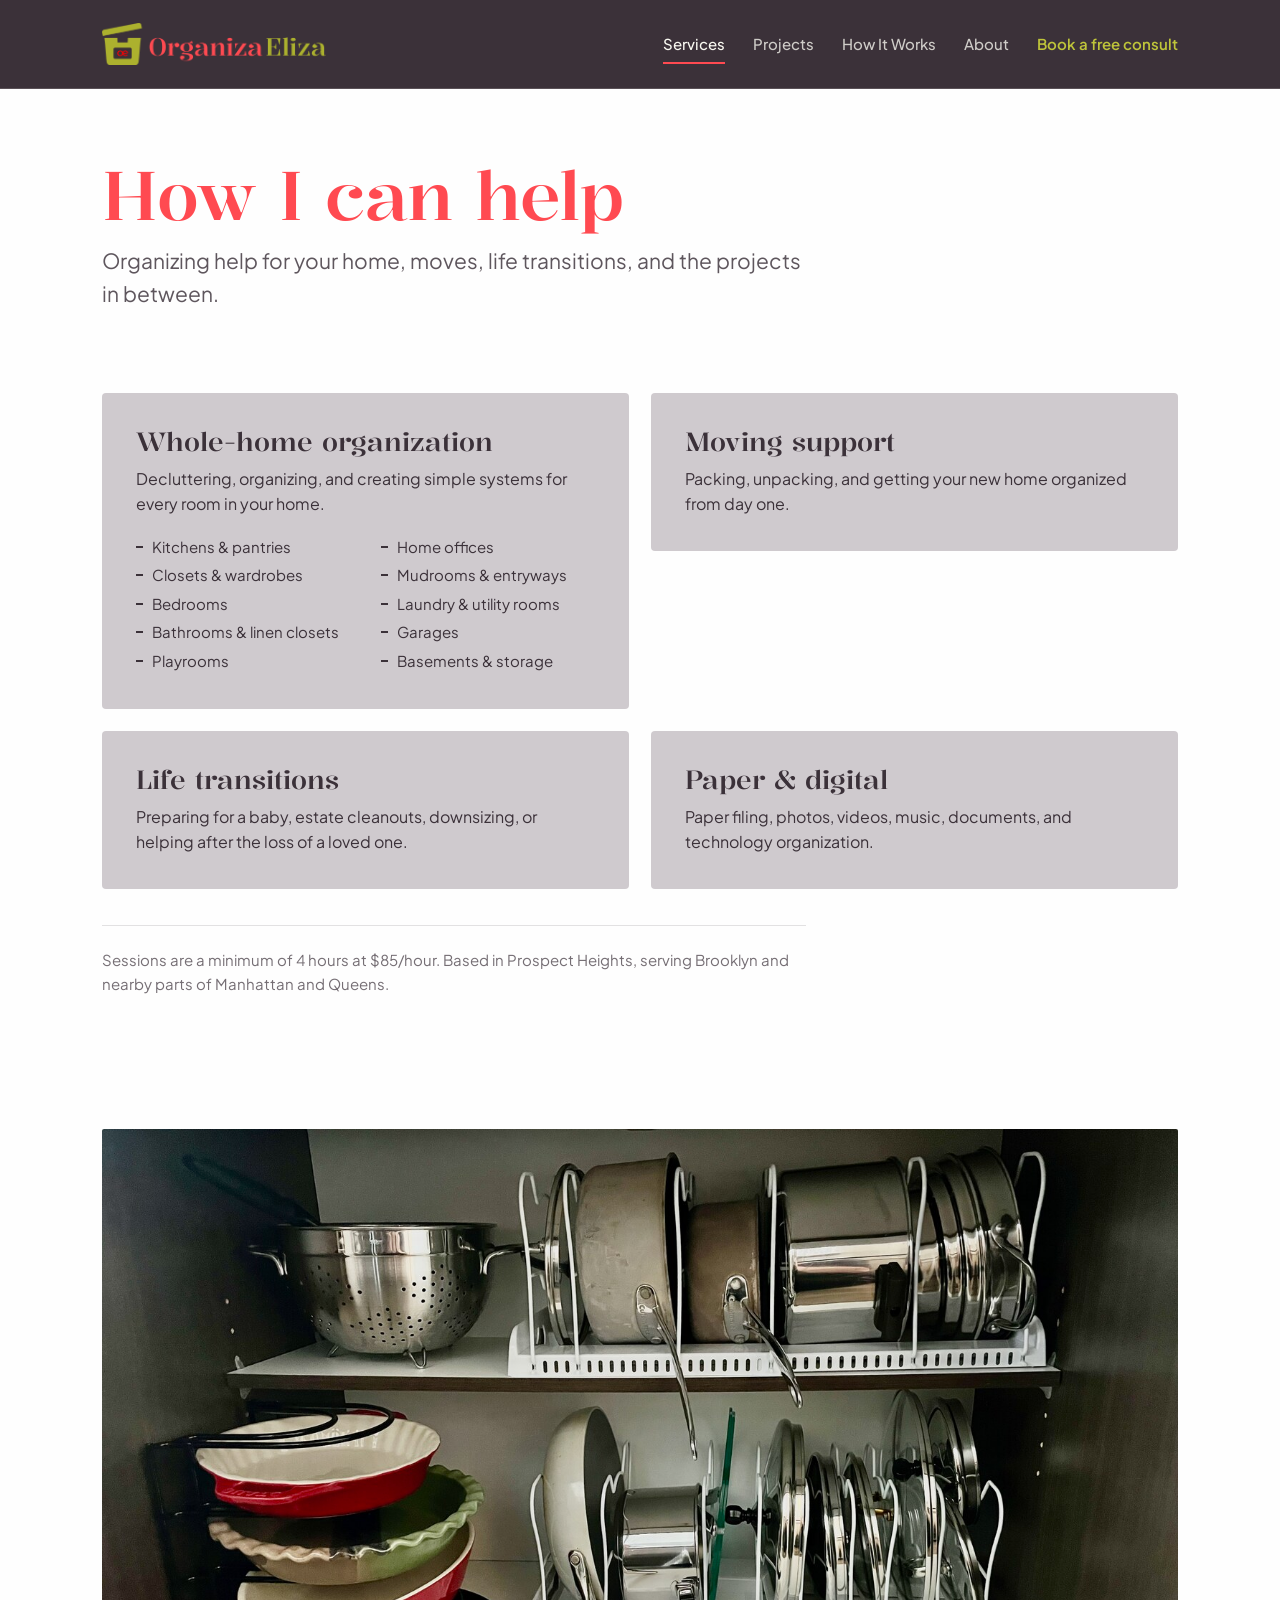
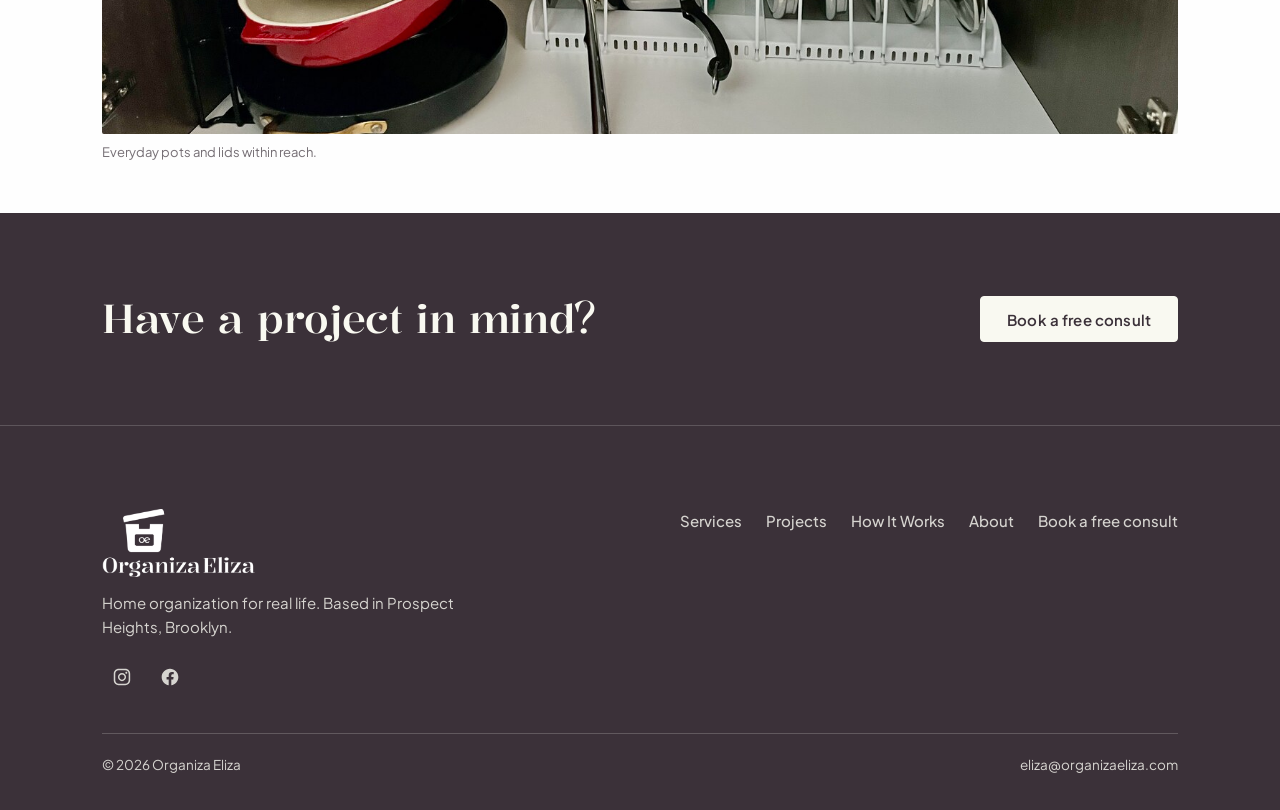
<file: services.html>
<!DOCTYPE html>
<html lang="en">
<head>
<meta charset="UTF-8">
<meta name="viewport" content="width=device-width, initial-scale=1.0">
<title>Services · Organiza Eliza</title>
<meta name="description" content="Whole-home organization, moving support, life transitions, and paper & digital organizing in Brooklyn.">
<!-- link preview (Facebook, iMessage, WhatsApp, LinkedIn) -->
<meta property="og:type" content="website">
<meta property="og:site_name" content="Organiza Eliza">
<meta property="og:locale" content="en_US">
<meta property="og:url" content="https://organizaeliza.com/services.html">
<meta property="og:title" content="Services · Organiza Eliza">
<meta property="og:description" content="Whole-home organization, moving support, life transitions, and paper & digital organizing in Brooklyn.">
<meta property="og:image" content="https://organizaeliza.com/og-image.png">
<meta property="og:image:secure_url" content="https://organizaeliza.com/og-image.png">
<meta property="og:image:type" content="image/png">
<meta property="og:image:width" content="1200">
<meta property="og:image:height" content="630">
<meta property="og:image:alt" content="Organiza Eliza — home organization for real life">
<meta name="twitter:card" content="summary_large_image">
<meta name="twitter:title" content="Services · Organiza Eliza">
<meta name="twitter:description" content="Whole-home organization, moving support, life transitions, and paper & digital organizing in Brooklyn.">
<meta name="twitter:image" content="https://organizaeliza.com/og-image.png">
<link rel="canonical" href="https://organizaeliza.com/services.html">
<meta name="theme-color" content="#3b3139">
<link rel="icon" href="mark-color.png" type="image/png">
<link rel="preconnect" href="https://fonts.googleapis.com">
<link rel="preconnect" href="https://fonts.gstatic.com" crossorigin>
<link href="https://fonts.googleapis.com/css2?family=Kalnia:wght@100..700&family=Plus+Jakarta+Sans:wght@200..800&display=swap" rel="stylesheet">
<style>
*,*::before,*::after{box-sizing:border-box;margin:0;padding:0}
:root{
  /* ---------- PALETTE (Aug 2026 rebrand) ---------- */
  --white:#fefefe;                    /* main page background */
  --cream:#f9f9f1;                    /* text-heavy section bg; light text on dark */
  --plum:#3b3139;                     /* PRIMARY dark: nav, footer, bands, headings, body */
  --plum-2:#2c242a;                   /* darker plum, hovers */
  --forest:#2f4739;                   /* alternate dark, available - unused by default */
  --red:#ff4a51; --red-text:#d63038;                      /* accent: underlines, .h1 display, emphasis */
  --pea:#bfc53a; --card-fill:#cfcace; --tcard-fill:#ebebc9;                      /* FILL ONLY - fails contrast as text on light */
  --ink:#3b3139;                      /* body text (same as plum) */
  --muted:rgba(59,49,57,0.70);        /* secondary text - 0.70 min to stay AA on white */
  --rule:rgba(59,49,57,0.14);
  --on-dark:#f9f9f1;                  /* text on plum/forest */
  --on-dark-soft:rgba(249,249,241,0.82);
  --slate:#6878A0;                    /* focus ring on light bg only - not a brand color */
  --nav-logo-h:clamp(32px,4.2vw,42px); --nav-bar-h:clamp(64px,7.5vw,88px); --footer-logo-h:clamp(56px,7vw,68px);
  /* type tokens */
  --font:'Plus Jakarta Sans','Helvetica Neue',Helvetica,Arial,sans-serif;
  --display:'Kalnia',Georgia,'Times New Roman',serif;
  --display-weight:500;
  /* grid + spacing */
  --maxw:1180px; --pad:clamp(26px,4.2vw,52px);
  --section:clamp(48px,6.5vw,88px); --measure:64ch;
  --edge:calc(max((100vw - 1180px)/2, 0px) + var(--pad));
  /* text-width hierarchy */
  --w-lede:740px; --w-body:660px; --w-pov:920px;
}
html{scroll-behavior:smooth;-webkit-text-size-adjust:100%}
body{background:var(--white);color:var(--ink);font-family:var(--font);font-weight:400;
  font-size:17px;line-height:1.6;-webkit-font-smoothing:antialiased}
img{max-width:100%;display:block}
a{color:inherit;text-decoration:none}
h1,h2,h3,h4{font-family:var(--display);color:var(--plum);font-weight:500;line-height:1.1}
strong{font-weight:600}
em{font-style:italic}

.wrap{width:100%;max-width:var(--maxw);margin:0 auto;padding:0 var(--pad)}

/* type scale */
.h1{font-family:var(--display);font-weight:500;color:var(--red);
  font-size:clamp(42px,5.4vw,68px);line-height:1.02;letter-spacing:-0.015em;text-wrap:balance}
.h2{font-family:var(--display);font-weight:500;color:var(--plum);
  font-size:clamp(30px,3.4vw,40px);line-height:1.08;letter-spacing:-0.01em;text-wrap:balance}
.h3{font-family:var(--display);font-weight:500;color:var(--plum);
  font-size:clamp(20px,1.8vw,23px);line-height:1.25}
.lead{font-family:var(--font);font-size:clamp(18px,1.8vw,21px);line-height:1.55;color:rgba(59,49,57,0.82)}
.body{font-size:17px;line-height:1.62}
.small{font-size:13.5px}
.muted{color:var(--muted)}
.kicker{font-family:var(--font);font-weight:600;font-size:13px;letter-spacing:0.1em;
  text-transform:uppercase;color:var(--plum)}
p+p{margin-top:14px}

/* sections + bands */
.sec{padding:var(--section) 0}
.sec-tight{padding:calc(var(--section)*0.6) 0}
.page-head{padding:calc(var(--section)*0.85) 0 0}
.page-head .h1{max-width:18ch;margin-bottom:16px}
.page-head p{max-width:var(--w-lede);color:rgba(59,49,57,0.82);text-wrap:pretty}
.lead{text-wrap:pretty}
.band-sand{background:var(--cream);color:var(--ink)}
.band-olive{background:var(--plum);color:var(--on-dark)}
.band-olive :is(h1,h2,h3,h4,.h1,.h2,.h3){color:var(--on-dark)}
.band-olive .kicker{color:var(--cream)}
.band-olive .lead,.band-olive p{color:var(--on-dark-soft)}
.rule{height:1px;background:var(--rule);border:0}
.sec-head{display:flex;justify-content:space-between;align-items:flex-end;gap:20px;flex-wrap:wrap;margin-bottom:28px}
.more{margin-top:28px}

/* buttons - one system */
.btn{display:inline-flex;align-items:center;justify-content:center;gap:.5em;
  background:var(--plum);color:var(--cream);font-family:var(--font);font-weight:600;font-size:15px;
  line-height:1;min-height:46px;padding:0 26px;border:1px solid var(--plum);border-radius:4px;
  letter-spacing:.01em;cursor:pointer;transition:background .18s ease,border-color .18s ease}
.btn:hover{background:var(--plum-2);border-color:var(--plum-2)}
.band-olive .btn{background:var(--cream);color:var(--plum);border-color:var(--cream)}
.band-olive .btn:hover{background:var(--pea);border-color:var(--pea)}

/* secondary links - one clear treatment */
.textlink,.arrow{display:inline-flex;align-items:center;gap:.4em;font-family:var(--font);font-weight:600;
  color:var(--plum);padding:6px 1px 3px;border-bottom:2px solid rgba(59,49,57,0.5);
  transition:border-color .18s ease,gap .18s ease}
.textlink:hover,.arrow:hover{border-bottom-color:var(--plum)}
.arrow:hover{gap:.62em}
.band-olive .textlink,.band-olive .arrow{color:var(--cream);border-bottom-color:rgba(249,249,241,0.65)}
.band-olive .textlink:hover,.band-olive .arrow:hover{border-bottom-color:var(--cream)}

/* focus states (not color-only) */
a:focus-visible,button:focus-visible,summary:focus-visible,.btn:focus-visible{
  outline:2px solid var(--slate);outline-offset:2px;border-radius:2px}
.site-header a:focus-visible,.site-header button:focus-visible{outline-color:var(--cream)}

/* header / nav */
.site-header{position:sticky;top:0;z-index:60;background:var(--plum);
  border-bottom:1px solid rgba(249,249,241,0.16);
  transition:box-shadow .25s ease,background-color .25s ease,border-color .25s ease}
.site-header.scrolled{background:var(--plum);border-bottom-color:rgba(249,249,241,0.24);
  box-shadow:0 1px 12px rgba(20,16,19,0.28)}
.nav-in{display:flex;align-items:center;justify-content:space-between;gap:20px;
  min-height:max(var(--nav-bar-h), calc(var(--nav-logo-h) + 20px));padding:10px var(--pad)}
.brand{display:flex;align-items:center;gap:11px}
.emark{display:block}
.brand .emark{height:24px;width:auto}
.brand .logo-lockup{display:block;height:var(--nav-logo-h);width:auto}
.brand-name{font-family:var(--font);font-weight:600;font-size:16px;letter-spacing:.01em;color:var(--ink)}
.nav{display:flex;align-items:center;gap:28px}
.nav a{font-family:var(--font);font-weight:500;font-size:15px;color:rgba(249,249,241,0.78);
  position:relative;padding:6px 0}
.nav a:hover{color:var(--cream)}
.nav a[aria-current="page"]{color:var(--cream)}
.nav a[aria-current="page"]::after{content:"";position:absolute;left:0;right:0;bottom:-2px;height:2px;background:var(--red)}
.nav .book{color:var(--pea);font-weight:600}
.nav .book:hover{text-decoration:underline;text-underline-offset:3px}
.nav-toggle{display:none;background:none;border:0;font-size:24px;line-height:1;color:var(--cream);
  cursor:pointer;width:44px;height:44px;align-items:center;justify-content:center}

/* footer */
.site-footer{background:var(--plum);color:var(--on-dark);padding:var(--section) 0 34px;
  border-top:1px solid rgba(249,249,241,0.18)}
.foot-top{display:flex;justify-content:space-between;gap:32px;flex-wrap:wrap;align-items:flex-start}
.foot-brand{display:flex;align-items:center;gap:12px}
.foot-brand .foot-logo{display:block;height:var(--footer-logo-h);width:auto}
.foot-brand .brand-name{color:var(--on-dark);font-size:18px}
.foot-tag{margin-top:14px;color:var(--on-dark-soft);font-size:15px;max-width:34ch}
.foot-links{display:flex;flex-wrap:wrap;gap:8px 24px}
.foot-links a{color:var(--on-dark-soft);font-size:15px;font-weight:500}
.foot-links a:hover{color:var(--white)}
/* social icons - inline SVG so fill:currentColor adapts to light and dark backgrounds */
.social{display:flex;align-items:center;gap:8px;list-style:none;margin:0;padding:0}
.social a{display:inline-flex;align-items:center;justify-content:center;width:40px;height:40px;
  border-radius:999px;color:var(--plum);transition:color .18s ease,background-color .18s ease}
.social a:hover{color:var(--red);background:rgba(59,49,57,0.07)}
.social svg{display:block;width:20px;height:20px}
.social .ig svg{width:22px;height:22px}
.site-footer .social{margin-top:18px}
.site-footer .social a{color:var(--on-dark-soft)}
.site-footer .social a:hover{color:var(--white);background:rgba(249,249,241,0.12)}
.about-contact{margin-top:18px;font-size:15px;color:var(--muted)}
.about-contact a{color:var(--plum);font-weight:600;border-bottom:2px solid rgba(59,49,57,0.35)}
.about-contact a:hover{border-bottom-color:var(--red-text);color:var(--red-text)}
.foot-bottom{display:flex;justify-content:space-between;gap:16px;flex-wrap:wrap;margin-top:36px;padding-top:20px;
  border-top:1px solid rgba(249,249,241,0.2);font-size:13.5px;color:var(--on-dark-soft)}

/* ---- hero (full-bleed image) ---- */
.hero{display:grid;grid-template-columns:1.05fr 0.95fr;align-items:stretch;gap:0}
.hero-copy{align-self:center;max-width:calc(490px + var(--edge));padding:clamp(44px,6vw,84px) clamp(28px,4vw,56px) clamp(44px,6vw,84px) var(--edge)}
.hero-copy .h1{margin-bottom:20px}
.hero-copy .lead{margin-bottom:28px;max-width:34ch}
.hero-actions{display:flex;align-items:center;gap:24px;flex-wrap:wrap;margin-bottom:26px}
.hero-media{position:relative;min-height:clamp(420px,50vw,600px);margin:0}
.hero-media img{position:absolute;inset:0;width:100%;height:100%;object-fit:cover;border-radius:0}
.hero-util{font-size:13.5px;color:var(--muted);letter-spacing:.01em}

/* ---- home services cards ---- */
.cards4{display:grid;grid-template-columns:repeat(4,1fr);gap:20px}
.cards4 .card{background:var(--card-fill);border-radius:4px;padding:24px 22px}
.cards4 .card h3{color:var(--plum);font-family:var(--font);font-weight:700;font-size:17px;line-height:1.25;margin-bottom:8px}
.cards4 .card p{font-size:14px;line-height:1.5;color:var(--ink)}
@media(max-width:820px){.cards4{grid-template-columns:1fr 1fr}}
@media(max-width:520px){.cards4{grid-template-columns:1fr}}

/* ---- POV ---- */
.pov-sec{padding:clamp(40px,5vw,62px) 0}
.pov-statement{font-family:var(--font);font-weight:500;color:var(--cream);
  font-size:clamp(20px,2.2vw,27px);line-height:1.32;letter-spacing:-0.01em;max-width:820px}
.pov-accent{font-family:var(--display);font-style:italic;font-weight:500;color:var(--red);
  font-size:clamp(23px,2.5vw,31px);line-height:1.15;letter-spacing:-0.01em;margin:clamp(15px,2vw,24px) 0}
.pov-body{margin-top:0;max-width:640px;color:var(--cream);font-size:clamp(15px,1.3vw,17px);line-height:1.55}
.band-olive .pov-statement,.band-olive .pov-body{color:var(--cream)}
.band-olive .pov-accent{color:var(--red)}
@media(max-width:640px){.pov-sec{padding:clamp(40px,10vw,52px) 0}}

/* ---- recent projects grid ---- */
.pgrid{display:grid;grid-template-columns:repeat(3,1fr);gap:24px}
.pgrid figure{margin:0}
.pgrid img{width:100%;aspect-ratio:1/1;object-fit:cover;border-radius:2px}
.pgrid figcaption{font-size:13px;color:var(--muted);margin-top:8px}
@media(max-width:560px){.pgrid{grid-template-columns:1fr;gap:16px}}

/* ---- process preview (thin rules, no cards) ---- */
.phases{display:grid;grid-template-columns:repeat(4,1fr);gap:24px}
.phase{border-top:1px solid var(--rule);padding-top:16px}
.phase .pnum{font-family:var(--display);font-size:30px;color:var(--plum);line-height:1;display:block;margin-bottom:10px}
.phase h3{font-family:var(--font);font-size:16px;font-weight:700;color:var(--ink);margin-bottom:6px}
.phase p{font-size:14px;color:rgba(59,49,57,0.78);line-height:1.5}
@media(max-width:820px){.phases{grid-template-columns:1fr 1fr;gap:28px}}
@media(max-width:520px){.phases{grid-template-columns:1fr}}

/* ---- about teaser (home) ---- */
.about-t{display:grid;grid-template-columns:0.85fr 1.15fr;gap:clamp(28px,4vw,52px);align-items:center}
.about-t .portrait img{width:100%;aspect-ratio:4/5;object-fit:cover;border-radius:2px}
@media(max-width:720px){.about-t{grid-template-columns:1fr;gap:24px}}

/* ---- testimonial marquee (float-by, hover/focus to pause) ---- */
.marquee{overflow:hidden;margin-top:22px}
.marquee-track{display:flex;width:max-content;animation:marquee 78s linear infinite;will-change:transform}
.marquee:hover .marquee-track,.marquee:focus-within .marquee-track,.marquee:focus .marquee-track{animation-play-state:paused}
@keyframes marquee{from{transform:translateX(0)}to{transform:translateX(-50%)}}
.tcard{flex:0 0 330px;width:330px;margin-right:20px;background:var(--tcard-fill);border:1px solid rgba(59,49,57,0.08);border-radius:4px;padding:24px}
.tcard blockquote{font-family:var(--display);font-weight:500;color:var(--ink);font-size:18.5px;line-height:1.36;letter-spacing:-0.005em}
.tcard .who{margin-top:14px;font-family:var(--font);font-size:12.5px;font-weight:600;letter-spacing:.06em;text-transform:uppercase;color:rgba(59,49,57,0.74)}
.marquee:focus-visible{outline:2px solid var(--slate);outline-offset:2px}
@media (prefers-reduced-motion: reduce){.marquee{overflow-x:auto}.marquee-track{animation:none}}

/* ---- CTA finale ---- */
.finale{display:grid;grid-template-columns:1.2fr auto;gap:28px;align-items:center}
.finale .h2{margin:0;max-width:20ch}
.finale-side{justify-self:end}
@media(max-width:640px){.finale{grid-template-columns:1fr;gap:22px}.finale-side{justify-self:start}}

/* ---- how it works: one unified process (phase rows, thin rules, no cards, no step numbers) ---- */
.process{margin-top:8px}
.phase-row{display:grid;grid-template-columns:210px 1fr;gap:clamp(24px,4vw,60px);
  padding:clamp(30px,3.6vw,46px) 0;border-top:1px solid var(--rule)}
.phase-row:first-child{border-top:0;padding-top:clamp(4px,1vw,10px)}
.phase-n{display:block;font-family:var(--font);font-weight:600;font-size:12.5px;
  letter-spacing:.1em;text-transform:uppercase;color:var(--plum);margin-bottom:8px}
.phase-title{display:block;font-family:var(--display);font-weight:500;color:var(--plum);
  font-size:clamp(21px,1.9vw,25px);line-height:1.12;letter-spacing:-0.01em;text-wrap:balance}
.phase-steps{display:grid;grid-template-columns:1fr;gap:clamp(24px,3vw,38px);align-items:start}
.phase-steps.two{grid-template-columns:1fr 1fr;gap:clamp(24px,3vw,38px)}
.pstep h3{font-family:var(--font);font-size:19px;font-weight:700;color:var(--ink);margin-bottom:4px;line-height:1.28}
.pstep .sub{font-size:12.5px;font-weight:600;letter-spacing:.06em;text-transform:uppercase;color:var(--plum);margin:2px 0 12px}
.pstep p{color:rgba(59,49,57,0.82);font-size:16px;line-height:1.6;max-width:60ch;text-wrap:pretty}
.pstep p+p{margin-top:12px}
.pstep ul{margin:12px 0 0;padding:0}
.pstep ul li{list-style:none;padding:3px 0 3px 18px;position:relative;font-size:15.5px}
.pstep ul li::before{content:"";position:absolute;left:0;top:14px;width:8px;height:2px;background:var(--plum)}
@media(max-width:760px){
  .phase-row{grid-template-columns:1fr;gap:16px;padding:clamp(26px,7vw,34px) 0}
  .phase-steps.two{grid-template-columns:1fr;gap:26px}
}

/* ---- FAQ accordion ---- */
.faq{max-width:760px}
.faq details{border-top:1px solid var(--rule)}
.faq details:last-of-type{border-bottom:1px solid var(--rule)}
.faq summary{list-style:none;cursor:pointer;padding:20px 0;font-family:var(--font);font-weight:600;font-size:18px;
  color:var(--ink);display:flex;justify-content:space-between;align-items:center;gap:20px}
.faq summary::-webkit-details-marker{display:none}
.faq summary .pm{color:var(--plum);font-weight:400;font-size:24px;line-height:1;flex:0 0 auto;transition:transform .18s}
.faq details[open] summary .pm{transform:rotate(45deg)}
.faq .ans{color:rgba(59,49,57,0.82);padding:0 0 20px;max-width:64ch}
.faq .ans p+p{margin-top:12px}

/* ---- services page cards ---- */
.svc-cards{display:grid;grid-template-columns:1fr 1fr;gap:22px;align-items:start}
.scard{background:var(--card-fill);border-radius:4px;padding:clamp(24px,3vw,34px)}
.scard .scard-title{font-family:var(--display);color:var(--plum);font-weight:500;
  font-size:clamp(22px,2.2vw,26px);line-height:1.15;margin-bottom:10px}
.scard p{color:var(--ink);font-size:16px;line-height:1.55}
.roomcols{columns:2;column-gap:30px;margin-top:16px}
.roomcols li{list-style:none;font-size:15px;line-height:1.5;padding:3px 0 3px 16px;position:relative;break-inside:avoid;color:var(--ink)}
.roomcols li::before{content:"";position:absolute;left:0;top:13px;width:7px;height:2px;background:var(--plum)}
.rate-note{margin-top:36px;max-width:64ch;padding-top:22px;border-top:1px solid var(--rule);
  font-size:15px;line-height:1.6;color:var(--muted)}
.figure-wide{margin:0}
.figure-wide img{width:100%;aspect-ratio:16/9;object-fit:cover;border-radius:2px}
.figure-wide figcaption{font-size:13px;color:var(--muted);margin-top:8px}
@media(max-width:720px){.svc-cards{grid-template-columns:1fr}}

/* ---- about page (full-bleed portrait) ---- */
.about-hero{display:grid;grid-template-columns:1.05fr 0.95fr;align-items:center;gap:clamp(28px,4vw,52px);
  max-width:var(--maxw);margin:0 auto;padding:0 var(--pad)}
.about-hero .copy{align-self:center;max-width:520px;padding:clamp(36px,6vw,68px) 0}
.about-hero .pic{position:relative;min-height:0;aspect-ratio:4/5;border-radius:3px;overflow:hidden;margin:0;background:var(--cream)}
.about-hero .pic img{position:absolute;inset:0;width:100%;height:100%;object-fit:cover;object-position:center}
.story{max-width:var(--w-body)}
.story p{font-size:18px;line-height:1.72;color:rgba(59,49,57,0.86);text-wrap:pretty}
.story p+p{margin-top:18px}
.story .lede{font-size:20px;color:var(--ink)}
.story .pull{font-family:var(--display);font-weight:500;color:var(--plum);
  font-size:clamp(25px,3.2vw,36px);line-height:1.18;letter-spacing:-0.01em;margin:34px 0;max-width:22ch}
@media(max-width:760px){.about-hero{grid-template-columns:1fr;gap:22px}.about-hero .copy{order:1;padding:clamp(28px,7vw,44px) 0 0}.about-hero .pic{order:2;aspect-ratio:4/5;width:100%;max-width:440px;margin:0 auto}}

/* ---- gallery masonry + lightbox ---- */
.masonry{columns:3;column-gap:20px}
.masonry figure{margin:0 0 20px;break-inside:avoid}
.masonry .lb{display:block;width:100%;border:0;padding:0;margin:0;background:none;cursor:zoom-in;border-radius:2px;overflow:hidden}
.masonry img{width:100%;display:block;border-radius:2px}
.masonry figcaption{font-size:13px;color:var(--muted);margin-top:7px}
@media(max-width:900px){.masonry{columns:2}}
@media(max-width:560px){.masonry{columns:1}}
.lightbox{position:fixed;inset:0;z-index:100;background:rgba(28,23,27,0.92);
  display:none;align-items:center;justify-content:center;padding:clamp(16px,4vw,48px)}
.lightbox[open],.lightbox.is-open{display:flex}
.lightbox figure{margin:0;max-width:min(1000px,92vw);max-height:90vh;display:flex;flex-direction:column;gap:10px}
.lightbox img{max-width:100%;max-height:82vh;object-fit:contain;border-radius:2px}
.lightbox figcaption{color:var(--on-dark-soft);font-size:14px;text-align:center}
.lb-close{position:absolute;top:16px;right:18px;width:44px;height:44px;border-radius:999px;border:1px solid rgba(254,254,254,0.4);
  background:transparent;color:var(--white);font-size:22px;cursor:pointer;display:flex;align-items:center;justify-content:center}
.lb-close:hover{background:rgba(254,254,254,0.12)}

/* ---- booking ---- */
.book-wrap{display:grid;grid-template-columns:0.8fr 1.2fr;gap:clamp(28px,4vw,48px);align-items:start}
.book-expect ul{margin-top:18px;padding:0}
.book-expect li{list-style:none;padding:8px 0 8px 20px;position:relative;color:rgba(59,49,57,0.82)}
.book-expect li::before{content:"";position:absolute;left:0;top:19px;width:9px;height:2px;background:var(--plum)}
.cal{border:1px solid var(--rule);background:var(--white);padding:6px;border-radius:4px}
.cal iframe{width:100%;min-height:660px;border:0;display:block}
@media(max-width:820px){.book-wrap{grid-template-columns:1fr;gap:26px}}

/* ---- mobile nav ---- */
@media(max-width:860px){
  .nav-toggle{display:inline-flex}
  .nav{position:absolute;top:100%;left:0;right:0;background:var(--plum);border-bottom:1px solid rgba(249,249,241,0.18);
    flex-direction:column;align-items:flex-start;gap:0;padding:8px var(--pad) 18px;display:none}
  .nav.open{display:flex}
  .nav a{padding:13px 0;width:100%;font-size:16px}
  .nav a[aria-current="page"]::after{display:none}
  .hero{grid-template-columns:1fr}
  .hero-copy{order:1;padding:clamp(40px,8vw,56px) var(--pad) 8px}
  .hero-media{order:2;min-height:clamp(300px,70vw,420px)}
}

/* ---- reduced motion ---- */
@media (prefers-reduced-motion: reduce){
  html{scroll-behavior:auto}
  *,*::before,*::after{animation-duration:0.01ms!important;transition-duration:0.01ms!important}
}
</style>

<!-- theme tokens: loaded last so it overrides the inline fallback above -->
<link rel="stylesheet" href="theme.css">
    <!-- structured data -->
  <script type="application/ld+json">
{
  "@context": "https://schema.org",
  "@type": "LocalBusiness",
  "@id": "https://organizaeliza.com/#business",
  "name": "Organiza Eliza",
  "legalName": "Eliza Filler d/b/a Organiza Eliza",
  "alternateName": "Organiza Eliza Home Organizing",
  "description": "Professional home organizing in Brooklyn and Manhattan. Whole-home decluttering, closet and pantry systems, moving support, and organizing through life transitions.",
  "url": "https://organizaeliza.com/",
  "logo": "https://organizaeliza.com/logo-color-horiz-web.png",
  "image": "https://organizaeliza.com/og-image.png",
  "email": "eliza@organizaeliza.com",
  "priceRange": "$$",
  "currenciesAccepted": "USD",
  "knowsLanguage": "en-US",
  "address": {
    "@type": "PostalAddress",
    "addressLocality": "Brooklyn",
    "addressRegion": "NY",
    "addressCountry": "US"
  },
  "founder": {
    "@type": "Person",
    "name": "Eliza Filler",
    "jobTitle": "Professional Home Organizer"
  },
  "areaServed": [
    {
      "@type": "AdministrativeArea",
      "name": "Brooklyn, New York"
    },
    {
      "@type": "AdministrativeArea",
      "name": "Manhattan, New York"
    },
    {
      "@type": "Place",
      "name": "Brooklyn Heights, Brooklyn, NY"
    },
    {
      "@type": "Place",
      "name": "DUMBO, Brooklyn, NY"
    },
    {
      "@type": "Place",
      "name": "Cobble Hill, Brooklyn, NY"
    },
    {
      "@type": "Place",
      "name": "Carroll Gardens, Brooklyn, NY"
    },
    {
      "@type": "Place",
      "name": "Boerum Hill, Brooklyn, NY"
    },
    {
      "@type": "Place",
      "name": "Park Slope, Brooklyn, NY"
    },
    {
      "@type": "Place",
      "name": "South Slope, Brooklyn, NY"
    },
    {
      "@type": "Place",
      "name": "Greenwood Heights, Brooklyn, NY"
    },
    {
      "@type": "Place",
      "name": "Prospect Heights, Brooklyn, NY"
    },
    {
      "@type": "Place",
      "name": "Fort Greene, Brooklyn, NY"
    },
    {
      "@type": "Place",
      "name": "Clinton Hill, Brooklyn, NY"
    },
    {
      "@type": "Place",
      "name": "Vinegar Hill, Brooklyn, NY"
    },
    {
      "@type": "Place",
      "name": "Downtown Brooklyn, Brooklyn, NY"
    },
    {
      "@type": "Place",
      "name": "Gowanus, Brooklyn, NY"
    },
    {
      "@type": "Place",
      "name": "Columbia Street Waterfront, Brooklyn, NY"
    },
    {
      "@type": "Place",
      "name": "Windsor Terrace, Brooklyn, NY"
    },
    {
      "@type": "Place",
      "name": "Ditmas Park, Brooklyn, NY"
    },
    {
      "@type": "Place",
      "name": "Prospect Park South, Brooklyn, NY"
    },
    {
      "@type": "Place",
      "name": "Williamsburg, Brooklyn, NY"
    },
    {
      "@type": "Place",
      "name": "Greenpoint, Brooklyn, NY"
    },
    {
      "@type": "Place",
      "name": "Tribeca, Manhattan, NY"
    },
    {
      "@type": "Place",
      "name": "SoHo, Manhattan, NY"
    },
    {
      "@type": "Place",
      "name": "West Village, Manhattan, NY"
    },
    {
      "@type": "Place",
      "name": "Greenwich Village, Manhattan, NY"
    },
    {
      "@type": "Place",
      "name": "Battery Park City, Manhattan, NY"
    },
    {
      "@type": "Place",
      "name": "Financial District, Manhattan, NY"
    },
    {
      "@type": "Place",
      "name": "Gramercy Park, Manhattan, NY"
    },
    {
      "@type": "Place",
      "name": "Flatiron, Manhattan, NY"
    },
    {
      "@type": "Place",
      "name": "Chelsea, Manhattan, NY"
    },
    {
      "@type": "Place",
      "name": "NoHo, Manhattan, NY"
    },
    {
      "@type": "Place",
      "name": "NoLIta, Manhattan, NY"
    },
    {
      "@type": "Place",
      "name": "Union Square, Manhattan, NY"
    },
    {
      "@type": "Place",
      "name": "Murray Hill, Manhattan, NY"
    },
    {
      "@type": "Place",
      "name": "Turtle Bay, Manhattan, NY"
    },
    {
      "@type": "Place",
      "name": "Midtown East, Manhattan, NY"
    },
    {
      "@type": "Place",
      "name": "Hudson Yards, Manhattan, NY"
    },
    {
      "@type": "Place",
      "name": "Kips Bay, Manhattan, NY"
    }
  ],
  "serviceType": [
    "Home organizing",
    "Professional organizer",
    "Decluttering service",
    "Closet organization",
    "Pantry organization",
    "Kitchen organization",
    "Nursery organization",
    "Playroom organization",
    "Home office organization",
    "Basement and garage organization",
    "Move-in organizing",
    "Unpacking service",
    "Estate cleanout",
    "Downsizing assistance",
    "Paper organization",
    "Photo organization"
  ],
  "hasOfferCatalog": {
    "@type": "OfferCatalog",
    "name": "Home organizing services",
    "itemListElement": [
      {
        "@type": "Offer",
        "itemOffered": {
          "@type": "Service",
          "name": "Whole-home organization",
          "description": "Decluttering, organizing and simple systems for every room — kitchens, pantries, closets, nurseries, playrooms, home offices, basements and garages.",
          "provider": {
            "@id": "https://organizaeliza.com/#business"
          },
          "areaServed": [
            {
              "@type": "AdministrativeArea",
              "name": "Brooklyn, New York"
            },
            {
              "@type": "AdministrativeArea",
              "name": "Manhattan, New York"
            }
          ]
        }
      },
      {
        "@type": "Offer",
        "itemOffered": {
          "@type": "Service",
          "name": "Moving support",
          "description": "Packing before a move, then unpacking and setting up the new home from day one.",
          "provider": {
            "@id": "https://organizaeliza.com/#business"
          },
          "areaServed": [
            {
              "@type": "AdministrativeArea",
              "name": "Brooklyn, New York"
            },
            {
              "@type": "AdministrativeArea",
              "name": "Manhattan, New York"
            }
          ]
        }
      },
      {
        "@type": "Offer",
        "itemOffered": {
          "@type": "Service",
          "name": "Estate cleanouts",
          "description": "Sorting and clearing a home after a death or a move to care, at the pace the family needs.",
          "provider": {
            "@id": "https://organizaeliza.com/#business"
          },
          "areaServed": [
            {
              "@type": "AdministrativeArea",
              "name": "Brooklyn, New York"
            },
            {
              "@type": "AdministrativeArea",
              "name": "Manhattan, New York"
            }
          ]
        }
      },
      {
        "@type": "Offer",
        "itemOffered": {
          "@type": "Service",
          "name": "Downsizing and life transitions",
          "description": "Preparing for a new baby, downsizing to a smaller home, or reorganizing after a change in the household.",
          "provider": {
            "@id": "https://organizaeliza.com/#business"
          },
          "areaServed": [
            {
              "@type": "AdministrativeArea",
              "name": "Brooklyn, New York"
            },
            {
              "@type": "AdministrativeArea",
              "name": "Manhattan, New York"
            }
          ]
        }
      },
      {
        "@type": "Offer",
        "itemOffered": {
          "@type": "Service",
          "name": "Paper and digital organization",
          "description": "Paper filing, photos, videos, documents and digital files.",
          "provider": {
            "@id": "https://organizaeliza.com/#business"
          },
          "areaServed": [
            {
              "@type": "AdministrativeArea",
              "name": "Brooklyn, New York"
            },
            {
              "@type": "AdministrativeArea",
              "name": "Manhattan, New York"
            }
          ]
        }
      }
    ]
  },
  "sameAs": [
    "https://www.instagram.com/organiza.eliza/",
    "https://www.facebook.com/profile.php?id=61586166171385"
  ]
}
</script>
  <!-- /structured data -->
</head>
<body><header class="site-header">
  <div class="wrap nav-in">
    <a href="index.html" class="brand" aria-label="Organiza Eliza, home"><img class="logo-lockup" src="logo-color-horiz-web.png" width="3824" height="717" alt="" loading="eager"></a>
    <button class="nav-toggle" id="navToggle" aria-label="Menu" aria-expanded="false" aria-controls="navMenu">&#9776;</button>
    <nav class="nav" id="navMenu" aria-label="Primary"><a href="services.html" aria-current="page">Services</a><a href="gallery.html">Projects</a><a href="how-it-works.html">How It Works</a><a href="about.html">About</a><a href="schedule.html" class="book">Book a free consult</a></nav>
  </div>
</header><main>
<section class="page-head">
  <div class="wrap">
    <h1 class="h1">How I can help</h1>
    <p class="lead">Organizing help for your home, moves, life transitions, and the projects in between.</p>
  </div>
</section>

<section class="sec">
  <div class="wrap">
    <div class="svc-cards">
      <div class="scard">
        <h2 class="scard-title">Whole-home organization</h2>
        <p>Decluttering, organizing, and creating simple systems for every room in your home.</p>
        <ul class="roomcols">
          <li>Kitchens &amp; pantries</li><li>Closets &amp; wardrobes</li><li>Bedrooms</li>
          <li>Bathrooms &amp; linen closets</li><li>Playrooms</li><li>Home offices</li>
          <li>Mudrooms &amp; entryways</li><li>Laundry &amp; utility rooms</li>
          <li>Garages</li><li>Basements &amp; storage</li>
        </ul>
      </div>
      <div class="scard">
        <h2 class="scard-title">Moving support</h2>
        <p>Packing, unpacking, and getting your new home organized from day one.</p>
      </div>
      <div class="scard">
        <h2 class="scard-title">Life transitions</h2>
        <p>Preparing for a baby, estate cleanouts, downsizing, or helping after the loss of a loved one.</p>
      </div>
      <div class="scard">
        <h2 class="scard-title">Paper &amp; digital</h2>
        <p>Paper filing, photos, videos, music, documents, and technology organization.</p>
      </div>
    </div>
    <p class="rate-note">Sessions are a minimum of 4 hours at $85/hour. Based in Prospect Heights, serving Brooklyn and nearby parts of Manhattan and Queens.</p>
  </div>
</section>

<section class="sec-tight">
  <div class="wrap">
    <figure class="figure-wide">
      <img src="gallery-kitchen.jpg" alt="Pots, pans, and lids organized on pull-out racks" loading="lazy" decoding="async">
      <figcaption>Everyday pots and lids within reach.</figcaption>
    </figure>
  </div>
</section>

<section class="sec band-olive">
  <div class="wrap finale">
    <h2 class="h2">Have a project in mind?</h2>
    <div class="finale-side"><a class="btn" href="schedule.html">Book a free consult</a></div>
  </div>
</section>
</main><footer class="site-footer">
  <div class="wrap">
    <div class="foot-top">
      <div>
        <div class="foot-brand"><img class="foot-logo" src="logo-white.png" alt="Organiza Eliza" width="1919" height="855"></div>
        <p class="foot-tag">Home organization for real life. Based in Prospect Heights, Brooklyn.</p>
        <ul class="social"><li><a class="ig" href="https://www.instagram.com/organiza.eliza/" target="_blank" rel="noopener noreferrer" aria-label="Organiza Eliza on Instagram (opens in a new tab)"><svg viewBox="0 0 32 32" fill="currentColor" aria-hidden="true" focusable="false"><path d="M22.3,8.4c-0.8,0-1.4,0.6-1.4,1.4c0,0.8,0.6,1.4,1.4,1.4c0.8,0,1.4-0.6,1.4-1.4C23.7,9,23.1,8.4,22.3,8.4z"/><path d="M16,10.2c-3.3,0-5.9,2.7-5.9,5.9s2.7,5.9,5.9,5.9s5.9-2.7,5.9-5.9S19.3,10.2,16,10.2z M16,19.9c-2.1,0-3.8-1.7-3.8-3.8c0-2.1,1.7-3.8,3.8-3.8c2.1,0,3.8,1.7,3.8,3.8C19.8,18.2,18.1,19.9,16,19.9z"/><path d="M20.8,4h-9.5C7.2,4,4,7.2,4,11.2v9.5c0,4,3.2,7.2,7.2,7.2h9.5c4,0,7.2-3.2,7.2-7.2v-9.5C28,7.2,24.8,4,20.8,4z M25.7,20.8c0,2.7-2.2,5-5,5h-9.5c-2.7,0-5-2.2-5-5v-9.5c0-2.7,2.2-5,5-5h9.5c2.7,0,5,2.2,5,5V20.8z"/></svg></a></li><li><a class="fb" href="https://www.facebook.com/profile.php?id=61586166171385" target="_blank" rel="noopener noreferrer" aria-label="Organiza Eliza on Facebook (opens in a new tab)"><svg viewBox="0 0 24 24" fill="currentColor" aria-hidden="true" focusable="false"><path d="M12 2.03998C6.5 2.03998 2 6.52998 2 12.06C2 17.06 5.66 21.21 10.44 21.96V14.96H7.9V12.06H10.44V9.84998C10.44 7.33998 11.93 5.95998 14.22 5.95998C15.31 5.95998 16.45 6.14998 16.45 6.14998V8.61998H15.19C13.95 8.61998 13.56 9.38998 13.56 10.18V12.06H16.34L15.89 14.96H13.56V21.96C15.9164 21.5878 18.0622 20.3855 19.6099 18.57C21.1576 16.7546 22.0054 14.4456 22 12.06C22 6.52998 17.5 2.03998 12 2.03998Z"/></svg></a></li></ul>
      </div>
      <nav class="foot-links" aria-label="Footer"><a href="services.html">Services</a><a href="gallery.html">Projects</a><a href="how-it-works.html">How It Works</a><a href="about.html">About</a><a href="schedule.html">Book a free consult</a></nav>
    </div>
    <div class="foot-bottom">
      <span>&copy; 2026 Organiza Eliza</span>
      <span><a href="mailto:eliza@organizaeliza.com">eliza@organizaeliza.com</a></span>
    </div>
  </div>
</footer><script>
document.addEventListener('DOMContentLoaded',function(){
  /* header gains a hair of definition once you scroll */
  var hdr=document.querySelector('.site-header');
  if(hdr){var onScroll=function(){hdr.classList.toggle('scrolled',window.scrollY>6);};onScroll();window.addEventListener('scroll',onScroll,{passive:true});}
  /* mobile nav */
  var t=document.getElementById('navToggle'),n=document.getElementById('navMenu');
  if(t&&n){t.addEventListener('click',function(){var o=n.classList.toggle('open');t.setAttribute('aria-expanded',o?'true':'false');t.innerHTML=o?'&times;':'&#9776;';});
    n.querySelectorAll('a').forEach(function(a){a.addEventListener('click',function(){n.classList.remove('open');t.setAttribute('aria-expanded','false');t.innerHTML='&#9776;';});});}

  /* testimonial carousel */
  var car=document.querySelector('[data-carousel]');
  if(car){
    var slides=[].slice.call(car.querySelectorAll('.slide'));
    var dots=[].slice.call(car.querySelectorAll('.dot'));
    var i=0,timer=null;
    var reduce=window.matchMedia('(prefers-reduced-motion: reduce)').matches;
    function show(k){i=(k+slides.length)%slides.length;
      slides.forEach(function(s,x){s.classList.toggle('is-active',x===i);s.setAttribute('aria-hidden',x===i?'false':'true');});
      dots.forEach(function(d,x){d.setAttribute('aria-selected',x===i?'true':'false');});}
    function next(){show(i+1);} function prev(){show(i-1);}
    function start(){if(reduce)return; stop(); timer=setInterval(next,7000);}
    function stop(){if(timer){clearInterval(timer);timer=null;}}
    var pn=car.querySelector('.prev'),nx=car.querySelector('.next');
    if(pn)pn.addEventListener('click',function(){prev();start();});
    if(nx)nx.addEventListener('click',function(){next();start();});
    dots.forEach(function(d,x){d.addEventListener('click',function(){show(x);start();});});
    car.addEventListener('mouseenter',stop); car.addEventListener('mouseleave',start);
    car.addEventListener('focusin',stop); car.addEventListener('focusout',start);
    show(0); start();
  }

  /* gallery lightbox */
  var lb=document.getElementById('lightbox');
  if(lb){
    var lbImg=lb.querySelector('img'),lbCap=lb.querySelector('figcaption'),lastFocus=null;
    function open(src,alt,cap){lastFocus=document.activeElement;lbImg.src=src;lbImg.alt=alt;lbCap.textContent=cap;
      lb.classList.add('is-open');lb.querySelector('.lb-close').focus();document.body.style.overflow='hidden';}
    function close(){lb.classList.remove('is-open');document.body.style.overflow='';if(lastFocus)lastFocus.focus();}
    document.querySelectorAll('.masonry .lb').forEach(function(b){
      b.addEventListener('click',function(){var im=b.querySelector('img');
        open(im.getAttribute('src'),im.getAttribute('alt'),b.getAttribute('data-cap')||'');});});
    lb.addEventListener('click',function(e){if(e.target===lb||e.target.classList.contains('lb-close'))close();});
    document.addEventListener('keydown',function(e){if(e.key==='Escape'&&lb.classList.contains('is-open'))close();});
  }
});
</script></body></html>
</file>
<file: theme.css>
/* ============================================================
   Organiza Eliza — THEME
   ------------------------------------------------------------
   This is the ONE file to edit for colors, fonts, and spacing.
   Every page loads it last, so whatever you set here wins.

   Each page also has a copy of these values inlined as a
   fallback. You do NOT need to touch those — they only kick in
   if this file somehow fails to load.

   NOTE ON FONTS: changing --font or --display below swaps the
   font everywhere, BUT the font also has to be downloaded. If
   you switch to a font that isn't Plus Jakarta Sans or Kalnia,
   the Google Fonts <link> near the top of each page needs
   updating too. Ask me and I'll do it across all 6 pages.

   IF A FONT CHANGE "DOESN'T WORK" ON THE LIVE SITE: check a
   private/incognito window before changing any code. This file
   is cached aggressively, so an old copy can survive a normal
   reload. A font that renders on your phone but not your desktop
   is a cached desktop copy, not a broken site.
   ============================================================ */

:root{

  /* ---------- PALETTE (Aug 2026 rebrand) ----------
     Measured contrast against --white (#fefefe):
       plum   12.36  excellent, safe at any text size
       forest 10.00  excellent, safe at any text size
       red     3.28  LARGE TEXT ONLY (24px+). Not for body copy.
       pea     2.29  NEVER as text on a light background.
     Pea is a fill/graphic color. On plum it reaches 5.39 and is
     safe for text — that's why the nav CTA uses it.            */

  --white:   #fefefe;   /* main page background */
  --cream:   #f9f9f1;   /* text-heavy section bg; light text on dark */
  --plum:    #3b3139;   /* PRIMARY dark: nav, footer, bands, headings, body */
  --plum-2:  #2c242a;   /* darker plum, hover states */
  --forest:  #2f4739;   /* alternate dark — declared, not used by default.
                           Swap --plum to this value to retone the site. */
  --red:     #ff4a51;   /* accent: .h1 display, underlines, emphasis */

  /* Red for SMALL red text on LIGHT backgrounds. --red above is only
     3.28 on white — fine for the .h1 (42px+), the 2px nav underline
     and icon hovers (graphics need 3.0), but short of the 4.5 that
     15px text requires. Currently used only by the About contact
     link hover. Do NOT use on the plum nav or band — a darker red on
     a dark background goes the wrong way; keep --red there.        */
  --red-text: #d63038;
  --pea:     #bfc53a;   /* fills, icons, and text on dark ONLY */

  /* Card fills.
       --card-fill  = the "How I can help" cards (index) and the
                      service cards (services). One colour for all
                      four; measured 7.71 with solid --ink text.
       --tcard-fill = testimonial cards, which sit on the plum band
                      (10.25 against it, and 10.25 for --ink on top).
     Both are light, so keep DARK text on them — white would vanish. */
  --card-fill:  #cfcace;   /* light purple-grey */
  --tcard-fill: #ebebc9;   /* light green */
  --ink:     #3b3139;   /* body text (same value as plum) */

  /* Secondary text. Kept at 0.70 minimum on purpose: plum is a
     lighter base than the old charcoal, so the previous 0.58
     would land at 3.48 and fail AA for body text. Don't lower. */
  --muted:   rgba(59,49,57,0.70);
  --rule:    rgba(59,49,57,0.14);

  /* text colors used on top of plum/forest backgrounds */
  --on-dark:      #f9f9f1;
  --on-dark-soft: rgba(249,249,241,0.82);

  /* Focus ring. Deliberately NOT a brand color — it must stay
     distinct from every fill so it's always visible. Slate is
     4.35 on white but only 2.84 on the plum nav, so the header
     overrides it to cream at the bottom of this file.          */
  --slate:   #6878A0;

  /* ---------- TYPE ---------- */
  /* --font    = body text
     --display = headings
     --display-weight = heading weight (Kalnia supports 100-700)

     Currently loaded via the Google Fonts <link> on each page:
       Kalnia            wght 100..700
       Plus Jakarta Sans wght 200..800  (roman only — the italic
                         axis was dropped, nothing uses <em>/<i>)
     If you raise --display-weight past 700, or start using
     italic body text, that link needs updating or the browser
     will synthesize it. Ask me and I'll do all 6 pages.         */
  --font:           'Plus Jakarta Sans',sans-serif;
  --display:        'Kalnia',serif;
  --display-weight: 500;

  /* ---------- LAYOUT + SPACING ---------- */
  --maxw:    1180px;                        /* max content width */
  --pad:     clamp(26px,4.2vw,52px);        /* side padding */
  --section: clamp(48px,6.5vw,88px);        /* vertical section rhythm */
  --measure: 64ch;
  --edge:    calc(max((100vw - 1180px)/2, 0px) + var(--pad));

  /* Logo sizing.
       nav    = logo-color-horiz-web.png horizontal, aspect 5.33
       footer = logo-white.png stacked lockup,    aspect 2.24
     The two differ because a wide lockup needs less height to
     stay legible than a stacked one does.

     The bar height is its own token, so the two are independent:
     change --nav-logo-h and the bar keeps its height, change
     --nav-bar-h and the logo keeps its size. The bar will still
     grow if the logo ever exceeds it.

     Desktop lands at 42px logo (224px wide) in an 88px bar.
     Phones get 32px logo in a 64px bar. A horizontal lockup needs
     less height than a stacked one to stay legible.             */
  --nav-logo-h:    clamp(32px,4.2vw,42px);
  --nav-bar-h:     clamp(64px,7.5vw,88px);
  --footer-logo-h: clamp(56px,7vw,68px);

  /* ---------- TEXT WIDTHS ---------- */
  /* short intros wider, body narrower, editorial widest */
  --w-lede: 740px;
  --w-body: 660px;
  --w-pov:  920px;

}

/* ============================================================
   HEADING WEIGHT
   Applies --display-weight to every element that uses the
   display font, so heading weight is editable from this file.
   .phase .pnum is deliberately left out — it has always
   rendered at the default 400 and is kept that way.
   ============================================================ */
h1, h2, h3, h4,
.h1, .h2, .h3,
.phase-title,
.pov-accent,
.pov-statement,
.scard .scard-title,
.story .pull,
.tcard blockquote {
  font-weight: var(--display-weight);
}

/* ============================================================
   FOCUS RING ON THE DARK HEADER
   Slate only reaches 2.84 against plum, below the 3.0 minimum
   for a visible focus indicator. Cream reaches 11.78.
   ============================================================ */
.site-header a:focus-visible,
.site-header button:focus-visible {
  outline-color: var(--cream);
}
</file>
